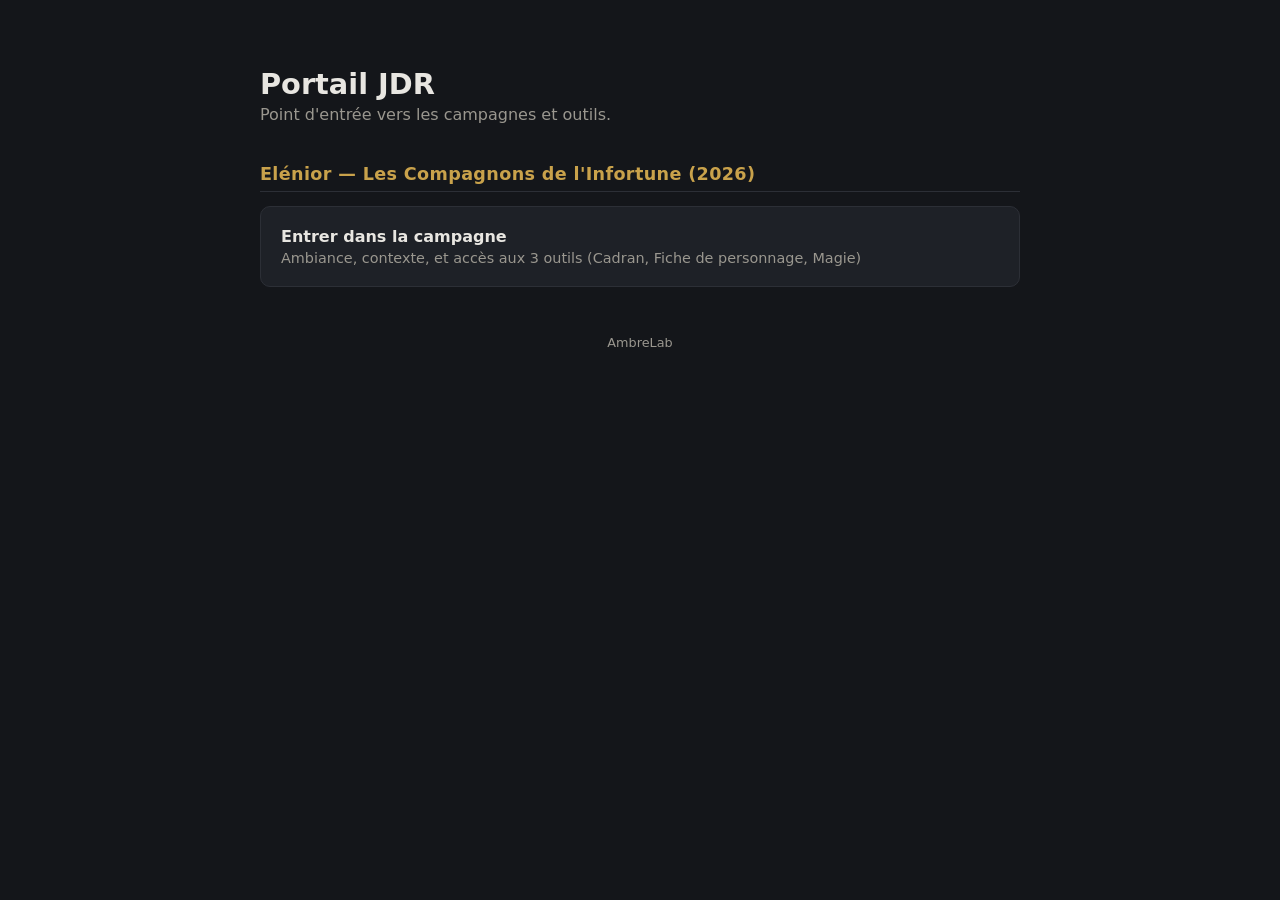
<file: pages/index.html>
<!DOCTYPE html>
<html lang="fr">
<head>
  <meta charset="UTF-8" />
  <meta name="viewport" content="width=device-width, initial-scale=1.0" />
  <title>Portail JDR</title>
  <style>
    :root {
      --bg: #14161a;
      --card: #1e2127;
      --text: #e8e6e1;
      --muted: #9a978f;
      --accent: #c9a24b;
    }
    * { box-sizing: border-box; }
    body {
      margin: 0;
      font-family: system-ui, -apple-system, sans-serif;
      background: var(--bg);
      color: var(--text);
      min-height: 100vh;
      padding: 3rem 2rem;
    }
    .wrap { max-width: 760px; margin: 0 auto; }
    h1 { font-size: 1.8rem; margin-bottom: 0.25rem; }
    p.sub { color: var(--muted); margin-top: 0; margin-bottom: 2.5rem; }

    /* Regroupement par campagne */
    section.campaign { margin-bottom: 2.5rem; }
    h2.campaign-title {
      font-size: 1.1rem;
      color: var(--accent);
      margin-bottom: 0.9rem;
      padding-bottom: 0.4rem;
      border-bottom: 1px solid #2c2f36;
      letter-spacing: 0.02em;
    }

    .grid {
      display: grid;
      grid-template-columns: repeat(auto-fit, minmax(220px, 1fr));
      gap: 1rem;
    }
    a.card {
      display: block;
      background: var(--card);
      border: 1px solid #2c2f36;
      border-radius: 10px;
      padding: 1.25rem;
      text-decoration: none;
      color: var(--text);
      transition: border-color 0.15s ease;
    }
    a.card:hover { border-color: var(--accent); }
    a.card .name { font-weight: 600; margin-bottom: 0.25rem; }
    a.card .desc { color: var(--muted); font-size: 0.9rem; }

    footer {
      margin-top: 3rem;
      color: var(--muted);
      font-size: 0.8rem;
      text-align: center;
    }
  </style>
</head>
<body>
  <div class="wrap">
    <h1>Portail JDR</h1>
    <p class="sub">Point d'entrée vers les campagnes et outils.</p>

    <!--
      Convention : une <section class="campaign"> par campagne.

      Depuis le 12/08/2026 (option A) : chaque campagne n'affiche plus ses
      outils individuellement ici. Une seule carte mène vers la vitrine de
      la campagne (pages/<campagne>/index.html), qui se charge elle-même de
      distribuer vers les outils. Si une nouvelle campagne n'a pas encore de
      vitrine dédiée, il est possible de lister ses outils à l'ancienne en
      attendant (cf. historique git pour retrouver ce pattern).
    -->
    <section class="campaign">
      <h2 class="campaign-title">Elénior — Les Compagnons de l'Infortune (2026)</h2>
      <div class="grid">
        <a class="card" href="elenior/">
          <div class="name">Entrer dans la campagne</div>
          <div class="desc">Ambiance, contexte, et accès aux 3 outils (Cadran, Fiche de personnage, Magie)</div>
        </a>
      </div>
    </section>

    <!-- Prochaine campagne : dupliquer une <section class="campaign"> ci-dessus -->

    <footer>AmbreLab</footer>
  </div>
</body>
</html>
</file>
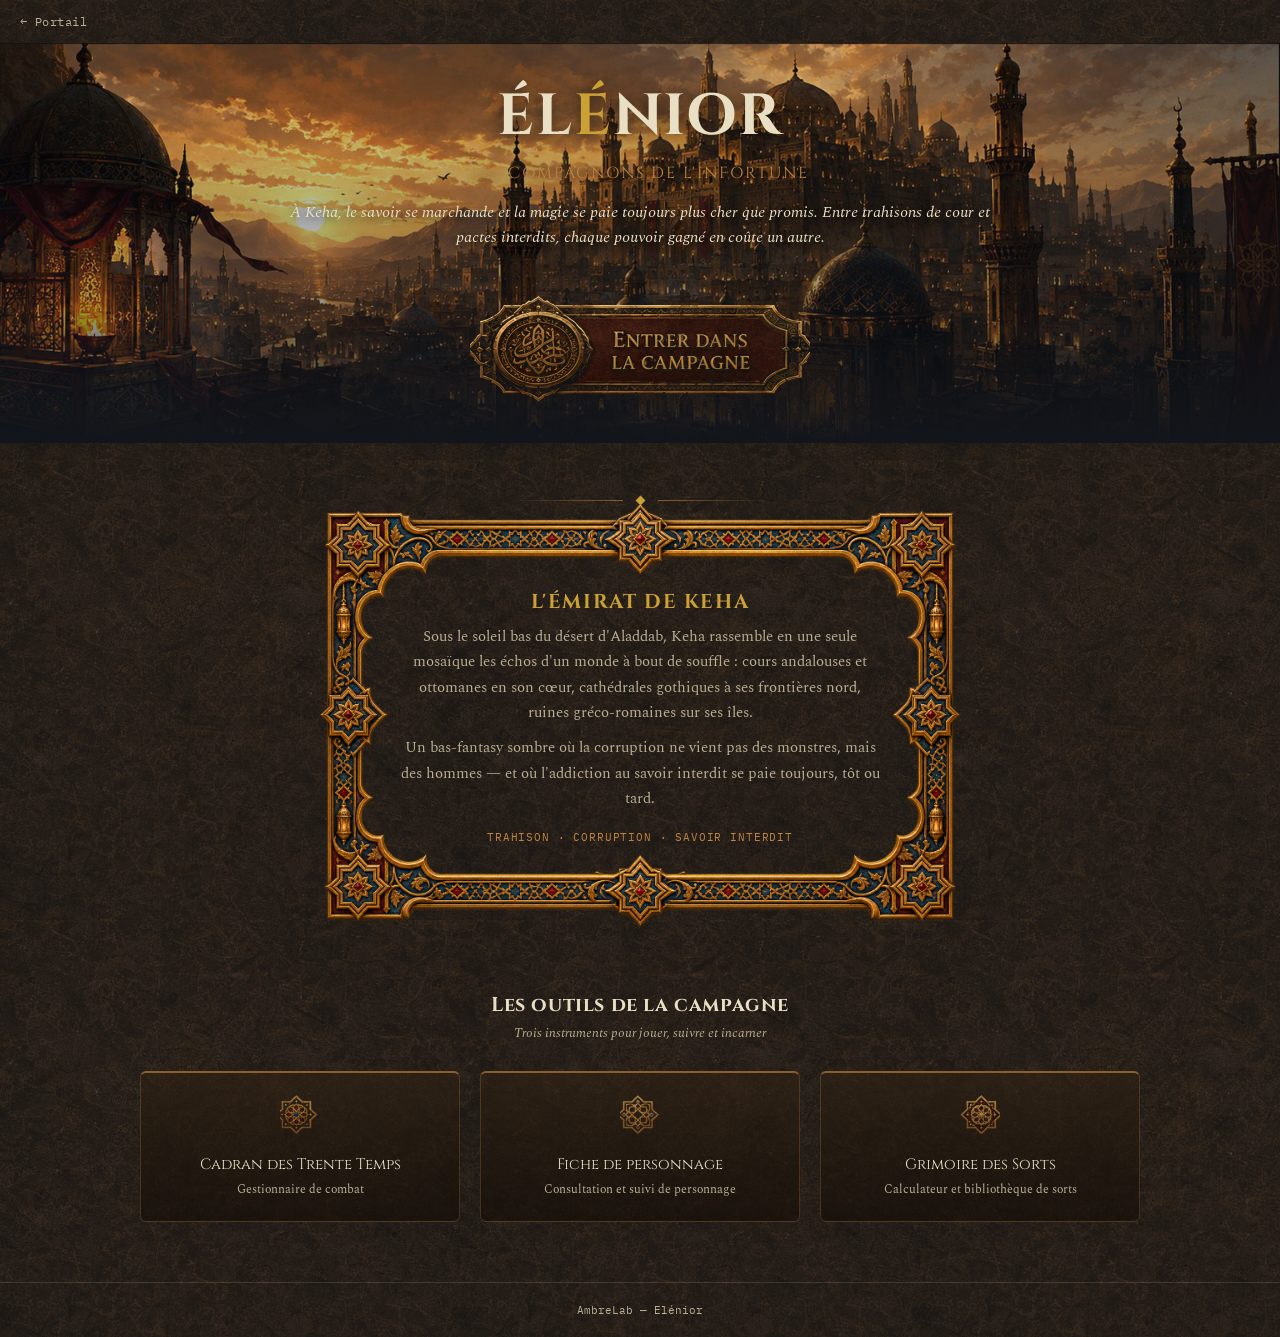
<file: pages/elenior/index.html>
<!DOCTYPE html>
<html lang="fr">
<head>
<meta charset="UTF-8">
<meta name="viewport" content="width=device-width, initial-scale=1.0">
<title>Elénior — Les Compagnons de l'Infortune</title>
<link rel="stylesheet" href="tokens.css">
<style>
/* =========================================================================
   pages/elenior/index.html — vitrine de campagne
   -------------------------------------------------------------------------
   Rôle : page d'accueil de la campagne Elénior. Point d'entrée thématique
   entre le portail (pages/index.html) et les 3 outils (Cadran, Fiche de
   personnage, Magie). Ne contient aucune logique métier / aucun appel API :
   c'est une page 100% statique, ambiance + distribution de liens.

   Décisions prises (session du 12/08/2026, à ne pas re-débattre sans raison) :
   - Les 3 icônes 48px fournies (actualités / groupe / journal) n'avaient pas
     de correspondance thématique avec les 3 outils. Obe a validé qu'il
     s'agissait d'un simple nommage de fichier, sans importance sémantique :
     elles ont donc été renommées et attribuées comme suit (libre à toi de
     les réattribuer plus tard si un meilleur "matching" te vient) :
       elenior_icon_journal_48.png     -> img/icone-cadran.png      (Cadran)
       elenior_icon_groupe_48.png      -> img/icone-personnage.png  (Fiche)
       elenior_icon_actualites_48.png  -> img/icone-magie.png       (Magie)
   - Le portail (pages/index.html) doit être mis à jour en parallèle
     (option A validée) : les 3 cartes actuelles de la section "Elénior"
     sont remplacées par une carte unique pointant ici. Fichier fourni à
     part dans la même livraison — pas encore poussé sur le repo.
   - hero-keha.jpg et texture-fond.jpg ont été convertis de PNG vers JPEG
     (aucune transparence utilisée dans ces deux images) pour alléger
     nettement le poids de page (~6.7 Mo -> ~3 Mo au total sur les 8 assets).
     bouton-*.png et cadre-ornemental.png restent en PNG car ils exploitent
     une vraie transparence (coins/bords découpés).
   ========================================================================= */

*{box-sizing:border-box;}
html{scroll-behavior:smooth;} /* pour l'ancre #outils visée par le bouton CTA */
html,body{margin:0;padding:0;background:var(--ink);color:var(--parchment);}
body{
  font-family:'Spectral',serif;
  /* Texture tileable + voile sombre par-dessus (cf. brief : "background-image
     répété avec overlay sombre CSS"). background-size réduit la tuile pour un
     grain plus fin qu'à sa taille native (1254px). */
  background-image:
    linear-gradient(rgba(18,21,27,0.55), rgba(18,21,27,0.55)), /* voile ajusté 0.90 -> 0.55 le 12/08/2026 : 0.90 rendait la texture quasi invisible */
    url('img/texture-fond.jpg');
  background-repeat:no-repeat, repeat;
  background-size:cover, 460px 460px;
  min-height:100vh;
}
h1,h2,h3{font-family:'Cinzel',serif; letter-spacing:0.03em; margin:0;}
a{color:inherit;}
.wrap{max-width:1180px;margin:0 auto; padding:0 20px;}

/* ---------- Fil d'Ariane vers le portail ---------- */
.fil-retour{
  display:block; padding:14px 20px; font-family:'IBM Plex Mono',monospace;
  font-size:11.5px; color:var(--parchment-dim); text-decoration:none;
  letter-spacing:0.04em;
}
.fil-retour:hover{color:var(--copper);}

/* ---------- Hero ---------- */
.hero{
  position:relative;
  width:100%;
  aspect-ratio:1600/500; /* dimensions natives de l'asset, garde les proportions à toute largeur */
  background-image:
    linear-gradient(180deg, rgba(18,21,27,0.12) 0%, rgba(18,21,27,0.44) 68%, var(--ink) 100%), /* voile allégé ~20% le 12/08/2026 (0.15->0.12, 0.55->0.44) */
    url('img/hero-keha.jpg');
  background-size:cover;
  background-position:center;
  display:flex;
  align-items:center;
  justify-content:center;
  text-align:center;
}
.hero-contenu{padding:0 20px; max-width:760px;}
.hero-titre{
  font-size:clamp(34px, 6vw, 58px);
  color:var(--parchment);
  text-shadow:0 2px 18px rgba(0,0,0,0.75);
}
.hero-titre span{color:var(--gold);}
.hero-sous-titre{
  font-family:'Cinzel',serif; font-size:clamp(13px, 2vw, 16px);
  letter-spacing:0.12em; text-transform:uppercase; color:var(--copper);
  margin-top:6px; text-shadow:0 2px 10px rgba(0,0,0,0.8);
}
.hero-accroche{
  font-style:italic; color:var(--parchment); font-size:clamp(13.5px, 1.6vw, 16px);
  margin-top:16px; text-shadow:0 2px 10px rgba(0,0,0,0.85); line-height:1.6;
}

/* Bouton "Entrer dans la campagne" : image à 2 états (normal/hover) en
   crossfade CSS. Ancre vers #outils : sur cette page, "entrer dans la
   campagne" = descendre vers les 3 outils, il n'y a rien d'autre derrière. */
.cta-entrer{
  position:relative; display:inline-block; margin-top:22px;
  width:min(340px, 78vw);
}
.cta-entrer img{display:block; width:100%; height:auto;}
.cta-entrer .etat-hover{position:absolute; inset:0; opacity:0; transition:opacity .18s ease;}
.cta-entrer:hover .etat-hover, .cta-entrer:focus-visible .etat-hover{opacity:1;}
.cta-entrer:focus-visible{outline:2px solid var(--gold); outline-offset:5px; border-radius:8px;}

/* ---------- Séparateur hero -> ambiance ----------
   Flourish en CSS pur (pas d'asset dédié) : comble la bande vide/sombre
   entre le bas du hero et le cadre ornemental, sans nouvelle image. */
.separateur{
  display:flex; align-items:center; justify-content:center; gap:14px;
  max-width:260px; margin:0 auto; padding-top:34px;
}
.separateur::before, .separateur::after{
  content:''; flex:1; height:1px;
  background:linear-gradient(90deg, transparent, var(--copper-dim));
}
.separateur::after{background:linear-gradient(90deg, var(--copper-dim), transparent);}
.separateur-losange{
  width:7px; height:7px; background:var(--gold);
  transform:rotate(45deg); flex-shrink:0;
}

/* ---------- Section ambiance (texte encadré) ---------- */
.section-ambiance{padding:20px 20px 40px;}
.cadre-ambiance{
  position:relative;
  max-width:640px; /* réduit de 820px : moins de vide autour du texte, le
     ratio 1536/1024 du PNG reste inchangé donc les proportions du cadre
     ne bougent pas, seule sa taille à l'écran diminue */
  margin:0 auto;
  aspect-ratio:1536/1024; /* proportions natives du cadre ornemental */
}
.cadre-ambiance img.cadre-deco{
  position:absolute; inset:0; width:100%; height:100%;
  pointer-events:none; user-select:none;
}
.cadre-ambiance .cadre-texte{
  position:relative; height:100%;
  /* Padding calé sur la zone transparente réelle du PNG (mesurée : ~16.6-
     17.8% vertical, ~10.2-10.3% horizontal), avec une marge de sécurité
     supplémentaire pour ne jamais chevaucher les motifs dorés. */
  padding:19% 12%;
  display:flex; flex-direction:column; justify-content:center;
  text-align:center;
}
.cadre-texte h2{
  font-size:clamp(16px,2.4vw,20px); color:var(--gold); margin-bottom:10px;
  text-transform:uppercase; letter-spacing:0.08em;
}
.cadre-texte p{
  font-size:clamp(12.5px,1.5vw,14.5px); line-height:1.75; color:var(--parchment-dim);
  margin:0;
}
.cadre-texte p + p{margin-top:10px;}
.cadre-texte .mots-cles{
  margin-top:16px; font-family:'IBM Plex Mono',monospace; font-size:10.5px;
  letter-spacing:0.08em; text-transform:uppercase; color:var(--copper);
}

/* ---------- Section outils ---------- */
.section-outils{padding:20px 20px 60px;}
.section-outils h2{
  text-align:center; font-size:20px; color:var(--parchment);
  margin-bottom:6px;
}
.section-outils .sous-titre{
  text-align:center; font-style:italic; font-size:12.5px;
  color:var(--parchment-dim); margin-bottom:28px;
}

.grille-outils{
  display:grid; grid-template-columns:repeat(3, 1fr); gap:20px;
  max-width:1000px; margin:0 auto;
}
@media (max-width:820px){ .grille-outils{grid-template-columns:1fr;} }

.carte-outil{
  display:block; text-decoration:none; color:var(--parchment);
  /* Fond réchauffé (brun translucide) plutôt que ink-2/ink-3 : ces tokens
     sont gris-bleu et détonnent sur le fond texturé chaud de cette page,
     même s'ils marchent bien sur les autres outils (fond neutre là-bas). */
  background:linear-gradient(180deg, rgba(50,35,20,0.55), rgba(20,14,8,0.65));
  border:1px solid rgba(192,132,66,0.25); border-radius:6px;
  border-top:2px solid var(--copper-dim); /* filet cuivré, clin d'œil discret au cadre ornemental */
  padding:22px 20px; text-align:center;
  transition:border-color .15s ease, transform .15s ease, background .15s ease;
}
.carte-outil:hover{
  border-color:var(--copper);
  background:linear-gradient(180deg, rgba(70,48,26,0.62), rgba(28,19,10,0.7));
  transform:translateY(-3px);
}
.carte-outil:focus-visible{outline:2px solid var(--gold); outline-offset:2px;}
.carte-outil img{width:40px; height:40px; margin-bottom:12px;}
.carte-outil .nom-outil{
  font-family:'Cinzel',serif; font-size:15px; color:var(--parchment);
  margin-bottom:6px;
}
.carte-outil .desc-outil{
  font-size:12px; color:var(--parchment-dim); line-height:1.5;
}

/* ---------- Pied de page ---------- */
footer{
  text-align:center; padding:20px; color:var(--parchment-dim);
  font-size:11px; font-family:'IBM Plex Mono',monospace;
  border-top:1px solid var(--line);
}
</style>
</head>
<body>

  <a class="fil-retour" href="../index.html">&larr; Portail</a>

  <!-- ============ HERO ============ -->
  <section class="hero">
    <div class="hero-contenu">
      <h1 class="hero-titre">ÉL<span>É</span>NIOR</h1>
      <div class="hero-sous-titre">Les Compagnons de l'Infortune</div>
      <p class="hero-accroche">
        À Keha, le savoir se marchande et la magie se paie toujours plus
        cher que promis. Entre trahisons de cour et pactes interdits,
        chaque pouvoir gagné en coûte un autre.
      </p>
      <a class="cta-entrer" href="#outils" aria-label="Entrer dans la campagne">
        <img class="etat-normal" src="img/bouton-entrer-normal.png" alt="Entrer dans la campagne">
        <img class="etat-hover" src="img/bouton-entrer-hover.png" alt="" aria-hidden="true">
      </a>
    </div>
  </section>

  <!-- ============ AMBIANCE ============ -->
  <section class="section-ambiance">
    <div class="separateur" aria-hidden="true"><span class="separateur-losange"></span></div>
    <div class="cadre-ambiance">
      <img class="cadre-deco" src="img/cadre-ornemental.png" alt="" aria-hidden="true">
      <div class="cadre-texte">
        <h2>L'Émirat de Keha</h2>
        <p>
          Sous le soleil bas du désert d'Aladdab, Keha rassemble en une
          seule mosaïque les échos d'un monde à bout de souffle : cours
          andalouses et ottomanes en son cœur, cathédrales gothiques à ses
          frontières nord, ruines gréco-romaines sur ses îles.
        </p>
        <p>
          Un bas-fantasy sombre où la corruption ne vient pas des monstres,
          mais des hommes — et où l'addiction au savoir interdit se paie
          toujours, tôt ou tard.
        </p>
        <p class="mots-cles">Trahison · Corruption · Savoir interdit</p>
      </div>
    </div>
  </section>

  <!-- ============ OUTILS ============ -->
  <section class="section-outils" id="outils">
    <div class="wrap">
      <h2>Les outils de la campagne</h2>
      <div class="sous-titre">Trois instruments pour jouer, suivre et incarner</div>

      <div class="grille-outils">

        <a class="carte-outil" href="cadran/">
          <img src="img/icone-cadran.png" alt="">
          <div class="nom-outil">Cadran des Trente Temps</div>
          <div class="desc-outil">Gestionnaire de combat</div>
        </a>

        <a class="carte-outil" href="personnage/">
          <img src="img/icone-personnage.png" alt="">
          <div class="nom-outil">Fiche de personnage</div>
          <div class="desc-outil">Consultation et suivi de personnage</div>
        </a>

        <a class="carte-outil" href="magie/magie-index.html">
          <img src="img/icone-magie.png" alt="">
          <div class="nom-outil">Grimoire des Sorts</div>
          <div class="desc-outil">Calculateur et bibliothèque de sorts</div>
        </a>

      </div>
    </div>
  </section>

  <footer>AmbreLab — Elénior</footer>

</body>
</html>
</file>
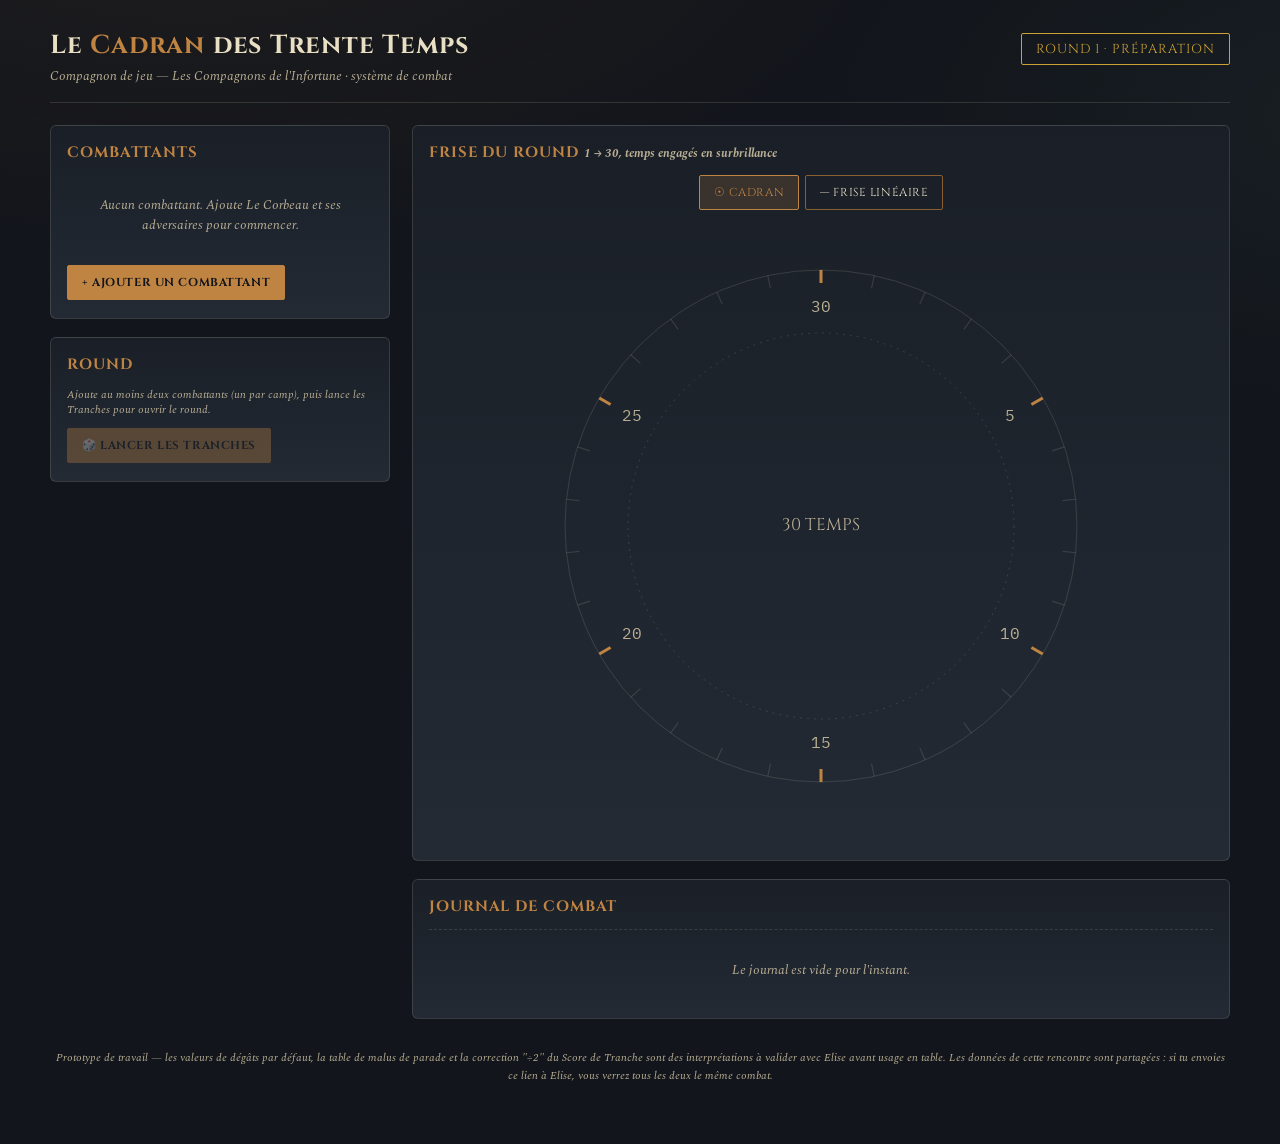
<file: pages/elenior/cadran/index.html>
<!DOCTYPE html>
<html lang="fr">
<head>
<meta charset="UTF-8">
<meta name="viewport" content="width=device-width, initial-scale=1.0">
<title>Le Cadran des Trente Temps</title>
<link rel="stylesheet" href="../tokens.css">
<style>
/* Variables de couleurs/polices Elénior : voir pages/elenior/tokens.css
   (chargé via <link> ci-dessous, plus haut dans <head>) */


*{box-sizing:border-box;}
html,body{margin:0;padding:0;background:var(--ink);color:var(--parchment);}
body{
  font-family:'Spectral',serif;
  background:
    radial-gradient(1200px 600px at 15% -10%, rgba(192,132,66,0.08), transparent 60%),
    radial-gradient(1000px 500px at 110% 10%, rgba(95,148,132,0.08), transparent 60%),
    var(--ink);
  min-height:100vh;
  padding:28px 20px 60px;
}

h1,h2,h3{font-family:'Cinzel',serif; letter-spacing:0.03em; margin:0;}
.mono{font-family:'IBM Plex Mono',monospace;}

.wrap{max-width:1180px;margin:0 auto;}

/* ---------- Header ---------- */
header.top{
  display:flex; align-items:baseline; justify-content:space-between;
  border-bottom:1px solid var(--line); padding-bottom:16px; margin-bottom:22px;
  flex-wrap:wrap; gap:10px;
}
header.top h1{font-size:26px; color:var(--parchment); font-weight:700;}
header.top h1 span{color:var(--copper);}
.subtitle{font-size:12.5px; color:var(--parchment-dim); font-style:italic; margin-top:4px;}
.round-badge{
  font-family:'Cinzel',serif; font-size:13px; color:var(--gold);
  border:1px solid var(--gold); padding:6px 14px; border-radius:2px;
  letter-spacing:0.08em; text-transform:uppercase; white-space:nowrap;
}

/* ---------- Layout ---------- */
.grid{display:grid; grid-template-columns: 340px 1fr; gap:22px;}
@media (max-width:920px){ .grid{grid-template-columns:1fr;} }

.panel{
  background:linear-gradient(180deg, var(--ink-2), var(--ink-3));
  border:1px solid var(--line);
  border-radius:6px;
  padding:16px 16px 18px;
}
.panel + .panel{margin-top:18px;}
.panel h2{font-size:15px; color:var(--copper); margin-bottom:12px; text-transform:uppercase; letter-spacing:0.06em;}
.panel h2 small{color:var(--parchment-dim); font-family:'Spectral'; text-transform:none; letter-spacing:0; font-style:italic; font-size:11.5px;}

/* ---------- Buttons ---------- */
button{
  font-family:'Cinzel',serif; font-size:11.5px; letter-spacing:0.05em; text-transform:uppercase;
  background:transparent; color:var(--parchment); border:1px solid var(--copper-dim);
  padding:9px 14px; border-radius:2px; cursor:pointer; transition:all .15s ease;
}
button:hover{background:rgba(192,132,66,0.12); border-color:var(--copper);}
button.primary{background:var(--copper); color:var(--ink); border-color:var(--copper); font-weight:700;}
button.primary:hover{background:#D69856;}
button.ghost{border-color:var(--line); color:var(--parchment-dim);}
button.danger{border-color:var(--blood); color:var(--blood);}
button.danger:hover{background:rgba(168,64,75,0.15);}
button:disabled{opacity:0.35; cursor:not-allowed;}
button:focus-visible, input:focus-visible, select:focus-visible{outline:2px solid var(--gold); outline-offset:1px;}
.btnrow{display:flex; gap:8px; flex-wrap:wrap; margin-top:10px;}

/* ---------- Forms ---------- */
label{display:block; font-size:10.5px; text-transform:uppercase; letter-spacing:0.06em; color:var(--parchment-dim); margin-bottom:4px;}
input,select{
  width:100%; background:var(--ink); border:1px solid var(--line); color:var(--parchment);
  padding:7px 8px; border-radius:2px; font-family:'Spectral'; font-size:13.5px;
}
select{font-family:'Spectral';}
.field{margin-bottom:10px;}
.field-row{display:grid; grid-template-columns:1fr 1fr; gap:8px;}
.field-row3{display:grid; grid-template-columns:1fr 1fr 1fr; gap:8px;}
.hint{font-size:11px; color:var(--parchment-dim); font-style:italic; margin-top:3px; line-height:1.4;}

/* ---------- Combatant cards ---------- */
.combatant-card{
  border:1px solid var(--line); border-radius:4px; padding:10px 12px; margin-bottom:10px;
  background:rgba(0,0,0,0.15); position:relative;
}
.combatant-card.dead{opacity:0.4;}
.combatant-card .ctop{display:flex; justify-content:space-between; align-items:center; margin-bottom:6px;}
.cname{font-family:'Cinzel'; font-size:13.5px;}
.tag{font-size:9.5px; text-transform:uppercase; letter-spacing:0.05em; padding:2px 6px; border-radius:2px;}
.tag.allie{background:rgba(95,148,132,0.2); color:var(--verdigris); border:1px solid var(--verdigris);}
.tag.adversaire{background:rgba(168,64,75,0.2); color:var(--blood); border:1px solid var(--blood);}

.pv-flask{height:9px; background:var(--ink); border:1px solid var(--line); border-radius:5px; overflow:hidden; margin:6px 0 4px;}
.pv-fill{height:100%; background:linear-gradient(90deg, var(--blood), var(--gold)); transition:width .4s ease;}
.pv-fill.masked{background:repeating-linear-gradient(45deg, rgba(185,175,148,0.22), rgba(185,175,148,0.22) 6px, rgba(185,175,148,0.4) 6px, rgba(185,175,148,0.4) 12px);}
.pv-label{font-size:11px; color:var(--parchment-dim); display:flex; justify-content:space-between;}
.malus-note{font-size:10.5px; color:var(--copper); margin-top:2px;}

.mini-actions{display:flex; gap:6px; margin-top:8px;}
.mini-actions button{padding:5px 9px; font-size:10px;}

/* ---------- Dial ---------- */
.dial-wrap{display:flex; justify-content:center; padding:6px 0 4px;}
.dial-legend{display:flex; flex-wrap:wrap; gap:14px; justify-content:center; margin-top:12px; font-size:13.5px; color:var(--parchment-dim);}
.legend-dot{display:inline-block; width:14px; height:14px; border-radius:50%; margin-right:7px; vertical-align:middle; border:1px solid rgba(0,0,0,0.3);}
.legend-dot.adversaire{border-radius:2px; transform:rotate(45deg);}
.view-toggle{display:flex; gap:6px; justify-content:center; margin-bottom:10px;}
.view-toggle button.active{background:rgba(192,132,66,0.18); border-color:var(--copper); color:var(--copper);}

/* ---------- Frise linéaire (vue plane) ---------- */
.linear-frise{position:relative; height:150px; margin:20px 10px 10px;}
.lf-axis{position:absolute; left:0; right:0; top:70px; height:2px; background:var(--line);}
.lf-tick{position:absolute; top:63px; width:1px; height:16px; background:var(--line);}
.lf-tick.major{background:var(--copper); width:2px;}
.lf-tick-label{position:absolute; top:82px; font-family:'IBM Plex Mono'; font-size:11px; color:var(--parchment-dim); transform:translateX(-50%);}
.lf-token{position:absolute; transform:translate(-50%,-50%); display:flex; flex-direction:column; align-items:center; gap:3px;}
.lf-token .dot{width:22px; height:22px; border-radius:50%; border:2px solid var(--ink); box-shadow:0 0 0 1px rgba(0,0,0,0.4);}
.lf-token.adversaire .dot{border-radius:4px; transform:rotate(45deg);}
.lf-token .lbl{font-size:10.5px; color:var(--parchment-dim); white-space:nowrap; font-family:'IBM Plex Mono';}
.lf-token.current .dot{box-shadow:0 0 0 3px var(--gold);}

/* ---------- Timeline list ---------- */
.timeline-list{display:flex; flex-direction:column; gap:6px; margin-top:14px;}
.tl-item{
  display:flex; align-items:center; justify-content:space-between; gap:10px;
  border:1px solid var(--line); border-radius:3px; padding:8px 10px; font-size:13px;
  background:rgba(0,0,0,0.12);
}
.tl-item.current{border-color:var(--gold); background:rgba(203,161,53,0.08);}
.tl-item.done{opacity:0.45;}
.tl-t{font-family:'IBM Plex Mono'; color:var(--gold); font-size:12px; width:34px;}

/* ---------- Log ---------- */
.log{
  max-height:260px; overflow-y:auto; font-size:12.5px; line-height:1.55;
  display:flex; flex-direction:column-reverse; gap:2px;
  border-top:1px dashed var(--line); padding-top:10px; margin-top:10px;
}
.log-entry{padding:4px 0; border-bottom:1px solid rgba(233,223,196,0.05);}
.log-entry .lt{color:var(--gold); font-family:'IBM Plex Mono'; margin-right:6px;}
.log-impact{color:var(--res-impact); font-weight:600;}
.log-miss{color:var(--res-miss);}
.log-success{color:var(--res-success);}
.log-info{color:var(--copper);}

/* ---------- Resolution box ---------- */
.resolve-box{border:1px solid var(--copper-dim); border-radius:5px; padding:18px 20px; margin-top:16px; background:rgba(192,132,66,0.06);}
.resolve-box h3{font-size:17px; color:var(--copper); margin-bottom:12px;}
.threshold-line{display:flex; justify-content:space-between; align-items:center; font-size:14.5px; padding:7px 0; border-bottom:1px dashed var(--line);}
.threshold-line b{font-family:'IBM Plex Mono'; color:var(--gold); font-size:18px;}
.roll-row{display:flex; gap:10px; align-items:center; margin-top:14px; flex-wrap:wrap;}
.roll-label{font-size:11.5px; text-transform:uppercase; letter-spacing:0.06em; color:var(--parchment-dim); width:100%;}
.roll-row input{
  width:110px; font-size:26px; font-family:'IBM Plex Mono'; text-align:center; font-weight:600;
  padding:10px 6px; color:var(--gold); border:2px solid var(--copper-dim); background:var(--ink);
}
.roll-row button{padding:12px 18px; font-size:12.5px;}
.badge-result{font-family:'Cinzel'; font-size:15px; padding:6px 14px; border-radius:3px; font-weight:700; letter-spacing:0.03em;}
.badge-rate{background:rgba(139,134,114,0.18); color:var(--res-miss); border:1px solid var(--res-miss);}
.badge-pending{background:rgba(232,184,75,0.18); color:var(--res-pending); border:1px solid var(--res-pending);}
.badge-success{background:rgba(95,203,148,0.18); color:var(--res-success); border:1px solid var(--res-success);}
.badge-impact{background:rgba(255,77,77,0.22); color:var(--res-impact); border:1px solid var(--res-impact); box-shadow:0 0 14px rgba(255,77,77,0.35);}

/* ---------- Dice picker ---------- */
.dice-pick{display:flex; flex-wrap:wrap; gap:10px; margin-top:10px;}
.dice-chip{
  border:2px solid var(--line); border-radius:5px; padding:12px 18px; font-family:'IBM Plex Mono'; font-size:19px; font-weight:500;
  cursor:pointer; user-select:none; background:rgba(0,0,0,0.15); min-width:78px; text-align:center;
  transition:all .12s ease;
}
.dice-chip:hover{border-color:var(--parchment-dim);}
.dice-chip.kept{border-color:var(--gold); color:var(--gold); background:rgba(203,161,53,0.14); box-shadow:0 0 0 1px var(--gold) inset;}
.dice-chip.reco::after{content:" ★"; color:var(--verdigris);}

.empty-state{color:var(--parchment-dim); font-style:italic; font-size:13px; text-align:center; padding:20px 10px;}

.modal-overlay{position:fixed; inset:0; background:rgba(0,0,0,0.6); display:flex; align-items:flex-start; justify-content:center; padding:40px 16px; overflow-y:auto; z-index:50;}
.modal{background:var(--ink-2); border:1px solid var(--copper-dim); border-radius:6px; padding:20px; max-width:480px; width:100%;}
.modal h2{margin-bottom:14px;}
.close-x{position:absolute; top:10px; right:14px; cursor:pointer; color:var(--parchment-dim); font-size:18px;}

footer.note{text-align:center; color:var(--parchment-dim); font-size:11px; margin-top:30px; font-style:italic; line-height:1.6;}
</style>
</head>
<body>
<div class="wrap">

  <header class="top">
    <div>
      <h1>Le <span>Cadran</span> des Trente Temps</h1>
      <div class="subtitle">Compagnon de jeu — Les Compagnons de l'Infortune · système de combat</div>
    </div>
    <div class="round-badge" id="roundBadge">Round 1 · Préparation</div>
  </header>

  <div class="grid">

    <!-- ===================== LEFT COLUMN ===================== -->
    <div>
      <div class="panel">
        <h2>Combattants <small id="combatantsHint"></small></h2>
        <div id="combatantList"></div>
        <div class="btnrow">
          <button class="primary" id="btnAddCombatant">+ Ajouter un combattant</button>
        </div>
      </div>

      <div class="panel">
        <h2>Round</h2>
        <div id="roundControls"></div>
      </div>
    </div>

    <!-- ===================== RIGHT COLUMN ===================== -->
    <div>
      <div class="panel">
        <h2>Frise du round <small>1 → 30, temps engagés en surbrillance</small></h2>
        <div class="view-toggle">
          <button id="btnViewDial" onclick="setViewMode('dial')">☉ Cadran</button>
          <button id="btnViewLinear" onclick="setViewMode('linear')">— Frise linéaire</button>
        </div>
        <div class="dial-wrap" id="dialWrap"></div>
        <div class="dial-legend" id="dialLegend"></div>
        <div id="timelinePanel"></div>
        <div id="resolveBoxHost"></div>
      </div>

      <div class="panel">
        <h2>Journal de combat</h2>
        <div class="log" id="logHost"></div>
      </div>
    </div>

  </div>

  <footer class="note">
    Prototype de travail — les valeurs de dégâts par défaut, la table de malus de parade et la correction "÷2" du Score de Tranche
    sont des interprétations à valider avec Elise avant usage en table. Les données de cette rencontre sont partagées : si tu envoies
    ce lien à Elise, vous verrez tous les deux le même combat.
  </footer>

</div>

<div id="modalHost"></div>
<script src="../../shared/dice.js"></script>
<script>

/* =========================================================================
   DONNÉES DE RÈGLES (Elénior 3.0 — Chapitre III, Le système de combat)
   ========================================================================= */

/* =========================================================================
   CONFIG AMBRELAB — API commune
   ========================================================================= */
const API_BASE = 'https://api.ambrelab.com';
const CAMPAIGN_ID = 1; // Elénior — à ajuster une fois la ligne créée en base
const POLL_INTERVAL_MS = 2000;

const CARACS = ['Agilite','Force','Intellect','Perception','Charisme','Foi'];
const CARAC_LABEL = {Agilite:'Agilité',Force:'Force',Intellect:'Intellect',Perception:'Perception',Charisme:'Charisme',Foi:'Foi',Mental:'Mental (mineure)'};

// Caractéristique obligatoire + choix possibles, pour le Score de Tranche
const CARAC_TABLE = {
  "Armes d'hast lourde":   {oblig:'Agilite', choice:['Force']},
  "Armes d'hast légère":   {oblig:'Agilite', choice:['Foi','Force']},
  "Armes contondantes":    {oblig:'Force',   choice:['Agilite']},
  "Haches":                {oblig:'Force',   choice:['Agilite','Foi']},
  "Armes de taille":       {oblig:'Agilite', choice:['Force','Foi']},
  "Armes d'estoc":         {oblig:'Agilite', choice:['Intellect','Perception']},
  "Armes de contact":      {oblig:'Agilite', choice:['Perception','Intellect']},
  "Sans armes (Force)":    {oblig:'Force',   choice:['Foi','Agilite']},
  "Sans armes (Agilité)":  {oblig:'Agilite', choice:['Intellect','Perception']},
  "Boucliers":             {oblig:'Force',   choice:['Agilite']},
  "Arbalètes":             {oblig:'Perception', choice:['Foi','Agilite']},
  "Armes à feu":           {oblig:'Perception', choice:['Intellect','Foi']},
  "Armes de trait":        {oblig:'Perception', choice:['Force','Agilite']},
  "Magie":                 {oblig:'Mental',  choice:['Intellect','Agilite','Force','Charisme','Foi']},
};
const WEAPON_TYPES = Object.keys(CARAC_TABLE);

// Tableau des Tranches de combat : {min,max}: { arme: [nbDés, nbTempsAction] }
const TRANCHE_TABLE = [
 {min:1,max:10,   data:{"Armes d'hast lourde":[1,1],"Armes d'hast légère":[2,1],"Armes contondantes":[1,1],"Haches":[1,1],"Armes de taille":[2,1],"Armes d'estoc":[2,1],"Armes de contact":[4,2],"Sans armes (Agilité)":[4,2],"Sans armes (Force)":[2,1],"Boucliers":[1,1],"Arbalètes":[1,1],"Armes à feu":[1,1],"Armes de trait":[1,1],"Magie":[2,1]}},
 {min:11,max:20,  data:{"Armes d'hast lourde":[2,1],"Armes d'hast légère":[2,2],"Armes contondantes":[1,1],"Haches":[2,1],"Armes de taille":[2,2],"Armes d'estoc":[2,2],"Armes de contact":[4,3],"Sans armes (Agilité)":[4,3],"Sans armes (Force)":[2,2],"Boucliers":[1,1],"Arbalètes":[1,1],"Armes à feu":[1,1],"Armes de trait":[2,1],"Magie":[3,2]}},
 {min:21,max:30,  data:{"Armes d'hast lourde":[2,2],"Armes d'hast légère":[3,2],"Armes contondantes":[2,1],"Haches":[2,2],"Armes de taille":[3,2],"Armes d'estoc":[3,2],"Armes de contact":[5,3],"Sans armes (Agilité)":[5,3],"Sans armes (Force)":[3,2],"Boucliers":[2,1],"Arbalètes":[2,1],"Armes à feu":[2,1],"Armes de trait":[2,2],"Magie":[3,2]}},
 {min:31,max:40,  data:{"Armes d'hast lourde":[3,2],"Armes d'hast légère":[3,3],"Armes contondantes":[2,2],"Haches":[3,2],"Armes de taille":[3,3],"Armes d'estoc":[3,3],"Armes de contact":[5,4],"Sans armes (Agilité)":[5,4],"Sans armes (Force)":[3,3],"Boucliers":[2,2],"Arbalètes":[2,2],"Armes à feu":[2,2],"Armes de trait":[3,2],"Magie":[4,2]}},
 {min:41,max:50,  data:{"Armes d'hast lourde":[3,3],"Armes d'hast légère":[4,3],"Armes contondantes":[3,2],"Haches":[3,3],"Armes de taille":[4,3],"Armes d'estoc":[4,3],"Armes de contact":[6,4],"Sans armes (Agilité)":[6,4],"Sans armes (Force)":[4,3],"Boucliers":[3,2],"Arbalètes":[3,2],"Armes à feu":[3,2],"Armes de trait":[3,3],"Magie":[4,3]}},
 {min:51,max:60,  data:{"Armes d'hast lourde":[4,3],"Armes d'hast légère":[4,4],"Armes contondantes":[3,3],"Haches":[4,3],"Armes de taille":[4,4],"Armes d'estoc":[4,4],"Armes de contact":[6,5],"Sans armes (Agilité)":[6,5],"Sans armes (Force)":[4,4],"Boucliers":[3,3],"Arbalètes":[3,3],"Armes à feu":[3,3],"Armes de trait":[4,3],"Magie":[5,3]}},
 {min:61,max:70,  data:{"Armes d'hast lourde":[4,4],"Armes d'hast légère":[5,4],"Armes contondantes":[4,3],"Haches":[4,4],"Armes de taille":[5,4],"Armes d'estoc":[5,4],"Armes de contact":[7,5],"Sans armes (Agilité)":[7,5],"Sans armes (Force)":[5,4],"Boucliers":[4,3],"Arbalètes":[4,3],"Armes à feu":[4,3],"Armes de trait":[4,4],"Magie":[5,4]}},
 {min:71,max:80,  data:{"Armes d'hast lourde":[5,4],"Armes d'hast légère":[5,5],"Armes contondantes":[4,4],"Haches":[5,4],"Armes de taille":[5,5],"Armes d'estoc":[5,5],"Armes de contact":[8,6],"Sans armes (Agilité)":[8,6],"Sans armes (Force)":[6,5],"Boucliers":[4,4],"Arbalètes":[4,4],"Armes à feu":[4,4],"Armes de trait":[5,4],"Magie":[6,4]}},
 {min:81,max:90,  data:{"Armes d'hast lourde":[5,5],"Armes d'hast légère":[6,5],"Armes contondantes":[5,4],"Haches":[5,5],"Armes de taille":[6,5],"Armes d'estoc":[6,5],"Armes de contact":[8,7],"Sans armes (Agilité)":[8,7],"Sans armes (Force)":[6,6],"Boucliers":[5,4],"Arbalètes":[5,4],"Armes à feu":[5,4],"Armes de trait":[5,5],"Magie":[7,4]}},
 {min:91,max:100, data:{"Armes d'hast lourde":[6,5],"Armes d'hast légère":[6,6],"Armes contondantes":[5,5],"Haches":[6,5],"Armes de taille":[6,6],"Armes d'estoc":[6,6],"Armes de contact":[9,8],"Sans armes (Agilité)":[9,8],"Sans armes (Force)":[7,6],"Boucliers":[5,5],"Arbalètes":[5,5],"Armes à feu":[5,5],"Armes de trait":[6,5],"Magie":[7,5]}},
];

// Règles simples — types de dés selon le nombre de dés indiqué
const DICE_SETS = {
  1:[{f:20,add:10}],
  2:[{f:10,add:0},{f:20,add:0}],
  3:[{f:10,add:0},{f:10,add:0},{f:10,add:0}],
  4:[{f:8,add:0},{f:8,add:0},{f:8,add:0},{f:6,add:0}],
  5:[{f:6,add:0},{f:6,add:0},{f:6,add:0},{f:6,add:0},{f:6,add:0}],
  6:[{f:6,add:0},{f:6,add:0},{f:6,add:0},{f:4,add:0},{f:4,add:0},{f:4,add:0}],
  7:[{f:6,add:0},{f:4,add:0},{f:4,add:0},{f:4,add:0},{f:4,add:0},{f:4,add:0},{f:4,add:0}],
  8:[{f:4,add:0},{f:4,add:0},{f:4,add:0},{f:4,add:0},{f:4,add:0},{f:4,add:0},{f:3,add:0},{f:3,add:0}],
  9:[{f:4,add:0},{f:4,add:0},{f:4,add:0},{f:3,add:0},{f:3,add:0},{f:3,add:0},{f:3,add:0},{f:3,add:0},{f:3,add:0}],
};

// Dégâts : base par type d'arme (approximation quand le type ne correspond pas 1:1 à la table d'équipement — à confirmer avec Elise)
const DMG_BASE = {
  "Armes d'hast lourde":3, "Armes d'hast légère":1, "Armes contondantes":1, "Haches":1,
  "Armes de taille":1, "Armes d'estoc":1, "Armes de contact":1, "Boucliers":1,
  "Arbalètes":1, "Armes à feu":2, "Armes de trait":1, "Sans armes (Agilité)":0, "Sans armes (Force)":0, "Magie":0
};
const QUALITY_LIST = ["Mauvaise","Medium","Haute","Très haute","Supérieure","Majeure","Légendaire","Divine"];
const QUALITY_DICE = {
  "Mauvaise":[2,3,4,6,8,10], "Medium":[3,4,6,8,10,12], "Haute":[4,6,8,10,12,14],
  "Très haute":[6,8,10,12,14,16], "Supérieure":[8,10,12,14,16,18], "Majeure":[10,12,14,16,18,20],
  "Légendaire":[12,14,16,18,20,22], "Divine":[14,16,18,20,22,24]
};
const QUALITY_BASE_MOD = {"Mauvaise":0,"Medium":0,"Haute":1,"Très haute":1,"Supérieure":2,"Majeure":2,"Légendaire":3,"Divine":3};

// Malus de Parade selon la maîtrise de l'arme (paliers 0-9/10-19/.../40-49/50)
const PARADE_MALUS = {
  "Armes d'hast lourde":[-38,-34,-30,-26,-22,-18],
  "Armes d'hast légère":[-34,-30,-26,-22,-18,-14],
  "Armes à une main":[-36,-32,-28,-24,-20,-16], // taille / estoc / contondantes / haches
  "Armes de contact":[-50,-45,-40,-35,-30,-25],
  "Armes de trait":[-45,-40,-35,-30,-25,-20],
  "Boucliers":[0,0,0,0,0,0],
};
function paradeCategoryFor(weaponType){
  if(["Armes de taille","Armes d'estoc","Armes contondantes","Haches"].includes(weaponType)) return "Armes à une main";
  if(["Armes de contact","Armes d'hast lourde","Armes d'hast légère","Boucliers"].includes(weaponType)) return weaponType;
  if(["Armes de trait","Arbalètes","Armes à feu"].includes(weaponType)) return "Armes de trait";
  return null; // sans armes / magie : pas de parade
}
function masteryBracketIdx(mastery){ return mastery>=50?5:Math.max(0,Math.min(4,Math.floor(mastery/10))); }

// Réaction à la chaîne (p.88) : malus fixe à la prochaine réaction selon le niveau de l'adversaire
// ayant attaqué précédemment, tant que le défenseur n'a pas eu son propre temps de jeu entretemps.
const NIVEAU_LIST = ['Nul','Médiocre','Normale','Fort','Supérieure','Légendaire'];
const NIVEAU_MALUS = {Nul:15, 'Médiocre':20, Normale:25, Fort:30, 'Supérieure':40, 'Légendaire':50};

// Malus gradué de blessure (base, sans compétence "Ami de la faucheuse" — hypothèse de travail)
function malusBlessure(pv,pvMax){
  const pct = pvMax>0 ? (pv/pvMax*100) : 0;
  if(pct>=75) return 0;
  if(pct>=50) return -3;
  if(pct>=25) return -12;
  return -22;
}

const SIDE_COLORS = { allie: '#5F9484', adversaire:'#A8404B' };
const TOKEN_PALETTE = ['#CBA135','#C08442','#7FA8D9','#C77DBB','#88C9A1','#D98C5F'];

/* =========================================================================
   ÉTAT
   ========================================================================= */
let state = {
  round: 1,
  phase: 'setup', // setup -> tranches -> picking -> timeline -> resolving -> roundEnd -> done
  combatants: [],
  timeline: [],
  currentIndex: 0,
  log: [],
  pendingTarget: null,
};

function uid(){ return 'c'+Math.random().toString(36).slice(2,9); }
function d(faces){ return AmbreDice.rollDice(1, faces).total; }
   
function newCombatant(){
  return {
    id: uid(), name:'Nouveau combattant', side:'allie', color: TOKEN_PALETTE[state.combatants.length % TOKEN_PALETTE.length],
    quickMode:false, quickTA:3, quickAtkBonus:45,
    niveau:'Normale', hidden:false,
    carac: {Agilite:50,Force:50,Intellect:50,Perception:50,Charisme:50,Foi:50}, mental:30,
    weaponType:"Armes de contact", weaponChoice:'Perception', weaponQuality:'Medium', weaponMastery:30,
    esquive:30, paradeSkill:20, encombrement:0,
    pvMax:15, pv:15, alive:true,
    scoreTranche:null, nbDes:0, nbTA:0, diceRaw:[], candidates:[], kept:[], lastActionTemps:null, reactionChainNiveau:null,
  };
}

/* =========================================================================
   STOCKAGE PERSISTANT — API commune AmbreLab (partagé, visible par toute la table)
   ========================================================================= */
let sessionCode = null;   // code de la rencontre en cours (obtenu au chargement)
let lastStateJSON = null; // dernier JSON connu, pour éviter les re-rendus inutiles au polling
let suppressNextSave = false; // évite de renvoyer en écriture ce qu'on vient de recevoir en lecture

async function saveState(){
  if(!sessionCode) return; // pas encore de session connue, rien à sauver
  if(suppressNextSave){ suppressNextSave = false; return; }
  const payload = JSON.stringify(state);
  lastStateJSON = payload;
  try{
    await fetch(`${API_BASE}/sessions/${sessionCode}`, {
      method: 'PUT',
      headers: {'Content-Type': 'application/json'},
      body: JSON.stringify({ state: payload }),
    });
  }catch(e){ console.warn('save failed', e); }
}

// Récupère (ou crée) le combat en cours pour Elénior. Un seul combat possible
// à la fois : pas de code à saisir, pas de bouton "nouvelle rencontre" à cliquer
// pour démarrer — on tombe directement dessus à l'ouverture de la page.
async function loadState(){
  try{
    const r = await fetch(`${API_BASE}/campaigns/${CAMPAIGN_ID}/sessions/latest`);
    if(!r.ok) throw new Error('latest session indisponible');
    const data = await r.json();
    sessionCode = data.code;
    lastStateJSON = data.state;
    state = JSON.parse(data.state);
  }catch(e){ console.warn('load failed', e); /* état par défaut du haut de fichier conservé */ }
}

// Polling léger : on redemande l'état toutes les POLL_INTERVAL_MS et on ne
// redessine que si quelque chose a réellement changé (évite le clignotement).
async function pollState(){
  if(!sessionCode) return;
  try{
    const r = await fetch(`${API_BASE}/sessions/${sessionCode}`);
    if(!r.ok) return;
    const data = await r.json();
    if(data.state !== lastStateJSON){
      lastStateJSON = data.state;
      state = JSON.parse(data.state);
      suppressNextSave = true; // ce qu'on vient de lire n'a pas besoin d'être réécrit
      render();
    }
  }catch(e){ /* prochain poll réessaiera */ }
}
setInterval(pollState, POLL_INTERVAL_MS);

/* =========================================================================
   CALCULS DE RÈGLES
   ========================================================================= */
function computeTranche(c){
  if(c.quickMode){
    c.scoreTranche = null;
    c.nbDes = c.quickTA; c.nbTA = c.quickTA;
    return {score:null, nbDes:c.quickTA, nbTA:c.quickTA};
  }
  const rule = CARAC_TABLE[c.weaponType];
  let score;
  if(c.weaponType === 'Magie'){
    score = c.mental + (c.carac[c.weaponChoice]/2);
  } else {
    score = (c.carac[rule.oblig]/2) + (c.carac[c.weaponChoice]/2);
  }
  score = Math.round(score - (c.encombrement||0));
  score = Math.max(1, Math.min(100, score));
  const bracket = TRANCHE_TABLE.find(b=>score>=b.min && score<=b.max);
  const [nbDes,nbTA] = bracket.data[c.weaponType];
  c.scoreTranche = score;
  c.nbDes = nbDes; c.nbTA = nbTA;
  return {score,nbDes,nbTA};
}

function rollTranchesFor(c){
  computeTranche(c);
  if(c.quickMode){
    // Mode rapide : chaque attaque est placée indépendamment sur 1-30 (pas de cumul d'intervalles),
    // pratique pour des PNJ jetables sans fiche complète — inspiré de l'outil d'Elise.
    const cand = Array.from({length:c.quickTA}, ()=> d(30)).sort((a,b)=>a-b);
    c.diceRaw = cand.slice();
    c.candidates = cand;
    c.kept = [...cand];
    c.lastActionTemps = null;
    return;
  }
  const set = DICE_SETS[c.nbDes];
  const raw = set.map(die => d(die.f)+die.add);
  raw.sort((a,b)=>a-b);
  c.diceRaw = raw;
  let sum=0; const cand=[];
  raw.forEach(v=>{ sum+=v; cand.push(Math.min(30,sum)); });
  c.candidates = cand;
  // sélection par défaut : garder les nbTA derniers (les plus tardifs/espacés) sauf si choix manuel ensuite
  c.kept = cand.length<=c.nbTA ? [...cand] : recommendKeep(c);
  c.lastActionTemps = null;
}

function recommendKeep(c){
  // Heuristique : privilégier les temps tombant juste après (≤10) une action déjà connue d'un adversaire/allié opposé,
  // pour exploiter la fenêtre de malus -50%. Sinon, favorise l'étalement.
  const opponentTimes = state.combatants
    .filter(o=>o.id!==c.id && o.side!==c.side && o.kept && o.kept.length)
    .flatMap(o=>o.kept);
  const scored = c.candidates.map(t=>{
    const inWindow = opponentTimes.some(ot => t>=ot && t-ot<=10);
    return {t, bonus: inWindow?1:0};
  });
  // trier par bonus décroissant puis garder l'ordre chronologique des meilleurs nbTA
  const sortedByValue = [...scored].sort((a,b)=> b.bonus-a.bonus);
  const chosen = sortedByValue.slice(0,c.nbTA).map(x=>x.t);
  return c.candidates.filter(t=>chosen.includes(t));
}

function buildTimeline(){
  const events = [];
  state.combatants.filter(c=>c.alive).forEach(c=>{
    c.kept.forEach(t=> events.push({temps:t, combatantId:c.id, resolved:false}));
  });
  events.sort((a,b)=> a.temps-b.temps);
  state.timeline = events;
  state.currentIndex = 0;
  state.phase = 'timeline';
}

function reactionMalusPercent(defender, atTemps){
  if(defender.lastActionTemps==null) return 0;
  const diff = atTemps - defender.lastActionTemps;
  if(diff>=0 && diff<=10) return -50;
  return 0;
}

function attackThreshold(attacker){
  if(attacker.quickMode){
    return Math.round(attacker.quickAtkBonus + malusBlessure(attacker.pv, attacker.pvMax));
  }
  const rule = CARAC_TABLE[attacker.weaponType];
  const majeurePart = attacker.weaponType==='Magie' ? attacker.mental : (attacker.carac[rule.oblig]/2);
  const seuil = majeurePart + attacker.weaponMastery - (attacker.encombrement||0) + malusBlessure(attacker.pv, attacker.pvMax);
  return Math.round(seuil);
}

function reactionThreshold(defender, type, atTemps){
  const base = type==='esquive' ? defender.esquive : defender.paradeSkill;
  const agiPart = defender.quickMode ? 0 : defender.carac.Agilite/2;
  let seuil = agiPart + base + malusBlessure(defender.pv, defender.pvMax);
  if(type==='parade'){
    const cat = paradeCategoryFor(defender.weaponType);
    if(cat){ seuil += PARADE_MALUS[cat][masteryBracketIdx(defender.weaponMastery)]; }
  }
  const rmalus = reactionMalusPercent(defender, atTemps);
  if(rmalus!==0){ seuil = seuil + (seuil*rmalus/100); }
  if(defender.reactionChainNiveau){ seuil -= NIVEAU_MALUS[defender.reactionChainNiveau]; }
  return Math.round(seuil);
}

function rollDamage(attacker){
  const dieFaces = QUALITY_DICE[attacker.weaponQuality][masteryBracketIdx(attacker.weaponMastery)];
  const base = (DMG_BASE[attacker.weaponType]||0) + QUALITY_BASE_MOD[attacker.weaponQuality];
  const roll = d(dieFaces);
  return {total: roll+base, roll, dieFaces, base};
}

function log(html, cls, involved, temps){
  state.log.push({t:Date.now(), html, cls: cls||'', involved: (involved||[]).map(c=>c.id), temps: temps!=null?temps:null});
}

/* =========================================================================
   RENDU
   ========================================================================= */
const el = id => document.getElementById(id);

function render(){
  el('roundBadge').textContent = `Round ${state.round} · ${phaseLabel()}`;
  renderCombatants();
  renderRoundControls();
  renderDial();
  renderTimeline();
  renderResolveBox();
  renderLog();
  saveState();
}

function phaseLabel(){
  return {setup:'Préparation', tranches:'Tranches tirées', picking:'Choix des temps',
          timeline:'Frise prête', resolving:'Résolution en cours', roundEnd:'Round terminé', done:'Combat terminé'}[state.phase] || '';
}

function renderCombatants(){
  const host = el('combatantList');
  if(state.combatants.length===0){
    host.innerHTML = `<div class="empty-state">Aucun combattant. Ajoute Le Corbeau et ses adversaires pour commencer.</div>`;
    el('combatantsHint').textContent = '';
    return;
  }
  el('combatantsHint').textContent = `(${state.combatants.length})`;
  host.innerHTML = state.combatants.map(c=>{
    const masked = playerMode && c.hidden;
    const pct = Math.max(0, Math.min(100, c.pv/c.pvMax*100));
    const mb = malusBlessure(c.pv,c.pvMax);
    return `
    <div class="combatant-card ${c.alive?'':'dead'}">
      <div class="ctop">
        <span class="cname">${c.name} ${c.hidden?'🙈':''}</span>
        <span class="tag ${c.side}">${c.side==='allie'?'Allié':'Adversaire'}</span>
      </div>
      <div class="pv-flask"><div class="pv-fill ${masked?'masked':''}" style="width:${masked?100:pct}%"></div></div>
      <div class="pv-label"><span>${masked? 'PV masqués' : c.pv+' / '+c.pvMax+' PV'}</span><span>${c.alive? (mb<0 && !masked? 'Malus blessure '+mb : '') : '✝ Hors combat'}</span></div>
      <div class="pv-label"><span>${masked? '??? · Niveau '+c.niveau : c.weaponType+' · Maîtrise '+c.weaponMastery+' · '+c.niveau}</span><span>${c.quickMode? 'Mode rapide · '+c.quickTA+' att.' : (c.scoreTranche!==null? 'Tranche '+c.scoreTranche : '')}</span></div>
      <div class="mini-actions">
        <button onclick="editCombatant('${c.id}')">Modifier</button>
        <button onclick="quickSwapWeapon('${c.id}')">🗡️ Arme</button>
        ${isMJ ? `<button onclick="toggleHidden('${c.id}')">${c.hidden?'👁 Révéler':'🙈 Masquer'}</button>` : ''}
        <button class="danger" onclick="removeCombatant('${c.id}')">Retirer</button>
      </div>
    </div>`;
  }).join('');
}

function renderRoundControls(){
  const host = el('roundControls');
  const canRoll = state.combatants.length>=2 && (state.phase==='setup' || state.phase==='roundEnd');
  const inPicking = state.phase==='tranches' || state.phase==='picking';
  let html = '';

  if(isMJ){
    html += `<div class="btnrow" style="margin-bottom:10px;">
    <button class="${playerMode?'primary':'ghost'}" onclick="togglePlayerMode()">${playerMode? '👁 Mode MJ (tout visible)' : '🙈 Activer le mode joueurs'}</button>
  </div>
  <div class="hint" style="margin-bottom:10px;">${playerMode? "Les combattants marqués 🙈 ont leurs stats et seuils masqués à l'écran." : "Mode MJ : tout est visible, y compris les combattants marqués 🙈."}</div>`;
  }

  if(state.phase==='setup'){
    html += `<div class="hint">Ajoute au moins deux combattants (un par camp), puis lance les Tranches pour ouvrir le round.</div>`;
  }
  html += `<div class="btnrow">
    <button class="primary" ${canRoll?'':'disabled'} onclick="startRound()">🎲 Lancer les Tranches</button>
    ${state.phase!=='setup' ? `<button class="ghost" onclick="resetCombat()">Réinitialiser la rencontre</button>` : ''}
  </div>`;

  if(inPicking){
    html += `<div style="margin-top:14px;">` + state.combatants.filter(c=>c.alive).map(c=>{
      const needsPick = c.candidates.length > c.nbTA;
      const infoLine = c.quickMode
        ? `${c.name} — Mode rapide, ${c.nbTA} Temps d'Action (jets : ${c.diceRaw.join(', ')})`
        : `${c.name} — ${c.nbDes} dés / ${c.nbTA} Temps d'Action (dés bruts : ${c.diceRaw.join(', ')})`;
      return `<div style="margin-bottom:12px;">
        <div class="cname" style="font-size:12.5px;margin-bottom:4px;">${infoLine}</div>
        <div class="dice-pick">
        ${c.candidates.map(t=>{
          const kept = c.kept.includes(t);
          return `<span class="dice-chip ${kept?'kept':''}" onclick="toggleKeep('${c.id}', ${t})">Temps ${t}</span>`;
        }).join('')}
        </div>
        ${needsPick ? `<div class="hint">Choisis ${c.nbTA} temps sur ${c.candidates.length} (★ suggestion : exploite une fenêtre de malus adverse connue).</div>` : ''}
      </div>`;
    }).join('') + `</div>
    <div class="btnrow"><button class="primary" onclick="confirmTimeline()">Construire la frise →</button></div>`;
  }

  if(state.phase==='roundEnd'){
    html += `<div class="hint">Round ${state.round} terminé. Relance les Tranches pour le round suivant.</div>`;
  }
  if(state.phase==='done'){
    const winner = state.combatants.some(c=>c.side==='allie'&&c.alive) ? 'Les alliés' : 'Les adversaires';
    html += `<div class="hint" style="color:var(--gold);">${winner} l'emportent. Le combat est terminé.</div>`;
  }

  host.innerHTML = html;
}

let viewMode = 'dial';
function setViewMode(mode){ viewMode = mode; render(); }

// Différenciation MJ/joueurs par URL : ?role=MJ donne la vue complète,
// tout le reste (pas de paramètre, ou valeur différente) masque par défaut —
// un lien mal recopié tombe du bon côté (masqué) plutôt que tout montrer.
// isMJ conditionne le DROIT de voir/basculer le bouton ; playerMode est
// l'état d'affichage courant (peut être basculé par le MJ pour prévisualiser).
const isMJ = new URLSearchParams(location.search).get('role') === 'MJ';
let playerMode = !isMJ;
function togglePlayerMode(){ playerMode = !playerMode; render(); }
function maskVal(val, entity){ return (playerMode && entity && entity.hidden) ? '???' : val; }
function toggleHidden(id){ const c=state.combatants.find(x=>x.id===id); if(c){ c.hidden=!c.hidden; render(); } }

function initials(name){
  return name.trim().split(/\s+/).slice(0,2).map(w=>w[0]).join('').toUpperCase();
}

function currentEvents(){
  return state.timeline.length? state.timeline : state.combatants.filter(c=>c.alive).flatMap(c=>c.kept.map(t=>({temps:t,combatantId:c.id,resolved:false})));
}

function renderDial(){
  el('btnViewDial').classList.toggle('active', viewMode==='dial');
  el('btnViewLinear').classList.toggle('active', viewMode==='linear');
  if(viewMode==='linear'){ renderLinearFrise(); return; }

  const size = 600, cx=size/2, cy=size/2, R=256, r=215;
  let ticks = '';
  for(let i=1;i<=30;i++){
    const a = (i/30)*2*Math.PI - Math.PI/2;
    const x1 = cx + Math.cos(a)*R, y1 = cy + Math.sin(a)*R;
    const x2 = cx + Math.cos(a)*(R-13), y2 = cy + Math.sin(a)*(R-13);
    const major = i%5===0;
    ticks += `<line x1="${x1}" y1="${y1}" x2="${x2}" y2="${y2}" stroke="${major?'var(--copper)':'var(--line)'}" stroke-width="${major?3:1.2}"/>`;
    if(major){
      const lx = cx + Math.cos(a)*(R-38), ly = cy + Math.sin(a)*(R-38);
      ticks += `<text x="${lx}" y="${ly}" fill="var(--parchment-dim)" font-size="16" font-family="IBM Plex Mono" text-anchor="middle" dominant-baseline="middle">${i}</text>`;
    }
  }
  // fenêtres de malus (arcs) pour les combattants ayant déjà agi
  let windows = '';
  state.combatants.filter(c=>c.alive && c.lastActionTemps!=null).forEach(c=>{
    const start=c.lastActionTemps, end=Math.min(30,start+10);
    const a1=(start/30)*2*Math.PI-Math.PI/2, a2=(end/30)*2*Math.PI-Math.PI/2;
    const large = (end-start)>15?1:0;
    const x1=cx+Math.cos(a1)*r, y1=cy+Math.sin(a1)*r, x2=cx+Math.cos(a2)*r, y2=cy+Math.sin(a2)*r;
    windows += `<path d="M ${cx} ${cy} L ${x1} ${y1} A ${r} ${r} 0 ${large} 1 ${x2} ${y2} Z" fill="${c.color}" opacity="0.08"/>`;
  });
  // tokens — cercle pour les alliés, losange pour les adversaires, initiales visibles
  let tokens='';
  const events = currentEvents();
  events.forEach((ev,idx)=>{
    const c = state.combatants.find(x=>x.id===ev.combatantId);
    if(!c) return;
    const a = (ev.temps/30)*2*Math.PI - Math.PI/2;
    const rr = r - 28 - (idx%3)*22; // léger décalage anti-chevauchement
    const x = cx+Math.cos(a)*rr, y = cy+Math.sin(a)*rr;
    const isCurrent = state.phase==='timeline' && state.timeline[state.currentIndex]===ev;
    const rad = isCurrent?19:15;
    const opacity = ev.resolved?0.35:1;
    const pulse = isCurrent? `<animate attributeName="r" values="${rad};${rad+4};${rad}" dur="1.4s" repeatCount="indefinite"/>` : '';
    if(c.side==='adversaire'){
      tokens += `<rect x="${x-rad*0.8}" y="${y-rad*0.8}" width="${rad*1.6}" height="${rad*1.6}" transform="rotate(45 ${x} ${y})" fill="${c.color}" stroke="var(--ink)" stroke-width="2" opacity="${opacity}"/>`;
    } else {
      tokens += `<circle cx="${x}" cy="${y}" r="${rad}" fill="${c.color}" stroke="var(--ink)" stroke-width="2" opacity="${opacity}">${pulse}</circle>`;
    }
    tokens += `<text x="${x}" y="${y}" fill="var(--ink)" font-size="13" font-weight="700" font-family="IBM Plex Mono" text-anchor="middle" dominant-baseline="middle" opacity="${opacity}">${initials(c.name)}</text>`;
  });

  const svg = `<svg width="${size}" height="${size}" viewBox="0 0 ${size} ${size}" style="max-width:100%; height:auto;">
    <circle cx="${cx}" cy="${cy}" r="${R}" fill="none" stroke="var(--line)" stroke-width="1"/>
    <circle cx="${cx}" cy="${cy}" r="${r-22}" fill="none" stroke="var(--line)" stroke-width="1" stroke-dasharray="2 5"/>
    ${windows}
    ${ticks}
    ${tokens}
    <text x="${cx}" y="${cy+4}" text-anchor="middle" font-family="Cinzel" font-size="17" fill="var(--parchment-dim)">30 TEMPS</text>
  </svg>`;
  el('dialWrap').innerHTML = svg;
  el('dialLegend').innerHTML = state.combatants.filter(c=>c.alive).map(c=>
    `<span><span class="legend-dot ${c.side}" style="background:${c.color}"></span>${c.name}</span>`
  ).join('');
}

function renderLinearFrise(){
  const events = currentEvents();
  const w = 900;
  let ticks='';
  for(let i=1;i<=30;i++){
    const x = 20 + (i-1)/29*(w-40);
    const major = i%5===0 || i===1;
    ticks += `<div class="lf-tick ${major?'major':''}" style="left:${x}px;"></div>`;
    if(major) ticks += `<div class="lf-tick-label" style="left:${x}px;">${i}</div>`;
  }
  let tokens='';
  // répartir les tokens qui partagent (à peu près) le même temps sur plusieurs rangées
  const laneOf = {};
  events.forEach((ev,idx)=>{
    const key = ev.temps;
    laneOf[key] = (laneOf[key]||0);
  });
  const seen = {};
  events.forEach((ev)=>{
    const c = state.combatants.find(x=>x.id===ev.combatantId);
    if(!c) return;
    const x = 20 + (ev.temps-1)/29*(w-40);
    seen[ev.temps] = (seen[ev.temps]||0);
    const lane = seen[ev.temps]++;
    const isCurrent = state.phase==='timeline' && state.timeline[state.currentIndex]===ev;
    tokens += `<div class="lf-token ${c.side} ${isCurrent?'current':''}" style="left:${x}px; top:${70+ (lane%2===0? -34-lane*8 : 34+lane*8)}px; opacity:${ev.resolved?0.4:1};">
      <div class="dot" style="background:${c.color};"></div>
      <span class="lbl">${initials(c.name)}·T${ev.temps}</span>
    </div>`;
  });
  el('dialWrap').innerHTML = `<div class="linear-frise" style="width:100%; max-width:${w}px;">
    <div class="lf-axis"></div>
    ${ticks}
    ${tokens}
  </div>`;
  el('dialLegend').innerHTML = state.combatants.filter(c=>c.alive).map(c=>
    `<span><span class="legend-dot ${c.side}" style="background:${c.color}"></span>${c.name}</span>`
  ).join('');
}

function renderTimeline(){
  const host = el('timelinePanel');
  if(!['timeline','resolving','roundEnd','done'].includes(state.phase) || state.timeline.length===0){
    host.innerHTML=''; return;
  }
  host.innerHTML = `<div class="timeline-list">` + state.timeline.map((ev,idx)=>{
    const c = state.combatants.find(x=>x.id===ev.combatantId);
    const cls = ev.resolved? 'done' : (idx===state.currentIndex? 'current':'');
    return `<div class="tl-item ${cls}">
      <span class="tl-t">T${ev.temps}</span>
      <span style="flex:1;">${c?c.name:'?'} ${c && !c.alive ? '(hors combat)':''}</span>
      <span>${ev.resolved? '✓' : (idx===state.currentIndex?'▶':'')}</span>
    </div>`;
  }).join('') + `</div>`;
}

let pendingResolution = null; // {event, attacker, target, atkRoll, defType, defRoll, stage}

function renderResolveBox(){
  const host = el('resolveBoxHost');
  if(state.phase!=='timeline'){ host.innerHTML=''; return; }

  if(state.currentIndex >= state.timeline.length){
    host.innerHTML = `<div class="resolve-box"><h3>Tous les temps du round ont été joués</h3>
      <div class="btnrow"><button class="primary" onclick="endRound()">Clore le round →</button></div></div>`;
    return;
  }

  const ev = state.timeline[state.currentIndex];
  const attacker = state.combatants.find(c=>c.id===ev.combatantId);
  if(!attacker.alive){
    host.innerHTML = `<div class="resolve-box"><div class="hint">${attacker.name} est hors combat, ce temps est ignoré.</div>
      <div class="btnrow"><button class="primary" onclick="skipEvent()">Passer au temps suivant →</button></div></div>`;
    return;
  }

  const enemies = state.combatants.filter(c=>c.alive && c.side!==attacker.side);
  if(enemies.length===0){ host.innerHTML=''; checkVictory(); return; }

  if(!pendingResolution || pendingResolution.event!==ev){
    pendingResolution = {event:ev, attacker, target: null, stage:'actionType'};
  }
  const p = pendingResolution;

  let html = `<div class="resolve-box"><h3>Temps ${ev.temps} — ${attacker.name} agit</h3>`;

  if(p.stage==='actionType'){
    html += `<div class="hint" style="margin-bottom:8px;">Que fait ${attacker.name} à ce temps ?</div>
    <div class="btnrow">
      <button class="primary" onclick="chooseActionType('attaque')">⚔️ Attaquer</button>
      <button onclick="chooseActionType('autre')">📝 Autre action</button>
      <button class="ghost" onclick="chooseActionType('passer')">⏭️ Passer son tour</button>
    </div>
    <div class="hint" style="margin-top:8px;">Passer son tour n'entraîne aucun malus de Réaction ultérieur (règle p.85). Une autre action (déplacement, objet, capacité...) compte comme une Action pleine normale.</div>
    </div>`;
    host.innerHTML = html; return;
  }

  if(p.stage==='autreAction'){
    html += `<div class="field"><label>Description de l'action (facultatif, pour le journal)</label><input id="autreActionDesc" placeholder="ex : se replie derrière le pilier"></div>
    <div class="btnrow"><button class="primary" onclick="confirmAutreAction()">Valider cette action →</button></div></div>`;
    host.innerHTML = html; return;
  }

  if(!p.target){
    html += `<div class="field"><label>Cible</label><select id="targetSelect">
      ${enemies.map(e=>`<option value="${e.id}">${e.name} (${maskVal(e.pv+'/'+e.pvMax+' PV', e)})</option>`).join('')}
    </select></div>
    <div class="btnrow"><button class="primary" onclick="chooseTarget()">Confirmer la cible</button></div></div>`;
    host.innerHTML = html; return;
  }

  const seuilAtk = attackThreshold(attacker);
  html += `<div class="threshold-line"><span>Cible</span><b>${p.target.name} (${maskVal(p.target.pv+'/'+p.target.pvMax+' PV', p.target)})</b></div>`;
  html += `<div class="threshold-line"><span>Seuil d'attaque (${attacker.quickMode? 'mode rapide' : attacker.weaponType}, malus blessure ${malusBlessure(attacker.pv,attacker.pvMax)})</span><b>${maskVal(seuilAtk, attacker)}</b></div>`;

  if(p.stage==='target'){
    html += `<div class="roll-row">
      <span class="roll-label">Jet d'attaque de ${attacker.name} (d100 — physique ou automatique)</span>
      <input type="number" id="atkRollInput" placeholder="—" min="1" max="100">
      <button class="primary" onclick="submitAtkRoll(false)">Valider ce jet</button>
      <button class="ghost" onclick="submitAtkRoll(true)">🎲 Lancer pour moi</button>
    </div>`;
  } else if(p.stage>='atkDone'){
    const hit = p.atkRoll<=seuilAtk;
    html += `<div class="threshold-line"><span>Jet d'attaque</span><b class="mono">${p.atkRoll}</b> <span class="badge-result ${hit?'badge-pending':'badge-rate'}">${hit?'TOUCHÉ':'RATÉ'}</span></div>`;

    if(!hit){
      html += `<div class="btnrow"><button class="primary" onclick="finalizeEvent(false)">Continuer →</button></div>`;
    } else if(p.stage==='atkDone'){
      const canParade = paradeCategoryFor(p.target.weaponType)!==null;
      html += `<div class="field" style="margin-top:10px;"><label>Réaction de ${p.target.name}</label>
        <select id="reactSelect">
          <option value="esquive">Esquive</option>
          ${canParade? `<option value="parade">Parade</option>` : ''}
        </select></div>
        <div class="btnrow"><button class="primary" onclick="confirmReactionType()">Confirmer la réaction</button></div>`;
    } else if(p.stage==='reactChosen'){
      const seuilDef = reactionThreshold(p.target, p.defType, ev.temps);
      const rmalus = reactionMalusPercent(p.target, ev.temps);
      const chainNote = p.target.reactionChainNiveau ? ` · chaîne vs ${p.target.reactionChainNiveau} (-${NIVEAU_MALUS[p.target.reactionChainNiveau]})` : '';
      html += `<div class="threshold-line"><span>${p.defType==='esquive'?'Esquive':'Parade'} de ${p.target.name}${rmalus? ' (malus action récente '+rmalus+'%)':''}${chainNote}</span><b>${maskVal(seuilDef, p.target)}</b></div>
      <div class="roll-row">
        <span class="roll-label">Jet de ${p.defType==='esquive'?'esquive':'parade'} de ${p.target.name} (d100)</span>
        <input type="number" id="defRollInput" placeholder="—" min="1" max="100">
        <button class="primary" onclick="submitDefRoll(false)">Valider ce jet</button>
        <button class="ghost" onclick="submitDefRoll(true)">🎲 Lancer pour moi</button>
      </div>`;
    } else if(p.stage==='defDone'){
      const seuilDef = reactionThreshold(p.target, p.defType, ev.temps);
      const dodged = p.defRoll<=seuilDef;
      html += `<div class="threshold-line"><span>Jet de réaction</span><b class="mono">${p.defRoll}</b> <span class="badge-result ${dodged?'badge-success':'badge-impact'}">${dodged? (p.defType==='esquive'?'ESQUIVÉ':'PARÉ') :'COUP PORTÉ'}</span></div>`;
      if(dodged){
        html += `<div class="btnrow"><button class="primary" onclick="finalizeEvent(false)">Continuer →</button></div>`;
      } else {
        if(!p.dmg) p.dmg = rollDamage(attacker);
        html += `<div class="threshold-line"><span>Dégâts (${attacker.weaponQuality}, D${p.dmg.dieFaces}+${p.dmg.base})</span><b style="color:var(--res-impact);">${p.dmg.total}</b></div>
        <div class="btnrow"><button class="primary" onclick="finalizeEvent(true)">Appliquer les dégâts →</button></div>`;
      }
    }
  }
  html += `</div>`;
  host.innerHTML = html;

  const ai = el('atkRollInput'); if(ai){ ai.focus(); onEnter('atkRollInput', ()=>submitAtkRoll(false)); }
  const di = el('defRollInput'); if(di){ di.focus(); onEnter('defRollInput', ()=>submitDefRoll(false)); }
}

function onEnter(elId, callback){
  const elm = el(elId);
  if(elm){ elm.addEventListener('keydown', e=>{ if(e.key==='Enter'){ e.preventDefault(); callback(); } }); }
}

function renderLog(){
  el('logHost').innerHTML = state.log.slice(-80).reverse().map(l=>{
    const masked = playerMode && l.involved && l.involved.some(id=>{
      const c = state.combatants.find(x=>x.id===id);
      return c && c.hidden;
    });
    const content = masked
      ? `${l.temps!=null? '<b>T'+l.temps+'</b> — ':''}Action masquée <span class="hint" style="display:inline;">(un combattant non révélé est impliqué)</span>.`
      : l.html;
    return `<div class="log-entry ${l.cls}"><span class="lt">›</span>${content}</div>`;
  }).join('') || `<div class="empty-state">Le journal est vide pour l'instant.</div>`;
}

/* =========================================================================
   ACTIONS UI
   ========================================================================= */
function startRound(){
  state.combatants.filter(c=>c.alive).forEach(c=>{ rollTranchesFor(c); });
  state.phase='picking';
  log(`<b>— Round ${state.round} —</b> Tranches tirées pour tous les combattants.`, 'log-info');
  render();
}

function toggleKeep(cid, t){
  const c = state.combatants.find(x=>x.id===cid);
  if(!c) return;
  const already = c.kept.includes(t);
  if(already){ c.kept = c.kept.filter(x=>x!==t); }
  else {
    if(c.kept.length>=c.nbTA){ return; } // limite atteinte
    c.kept.push(t); c.kept.sort((a,b)=>a-b);
  }
  render();
}

function confirmTimeline(){
  const invalid = state.combatants.filter(c=>c.alive).find(c=> c.kept.length!==c.nbTA);
  if(invalid){ showAlert(`${invalid.name} doit garder exactement ${invalid.nbTA} temps (actuellement ${invalid.kept.length} sélectionné${invalid.kept.length>1?'s':''}).`); return; }
  buildTimeline();
  log(`Frise construite : ${state.timeline.map(e=>{const c=state.combatants.find(x=>x.id===e.combatantId);return c.name+'@'+e.temps;}).join(', ')}.`, 'log-info', state.combatants.filter(c=>c.alive));
  render();
}

function chooseActionType(type){
  if(type==='attaque'){
    const enemies = state.combatants.filter(c=>c.alive && c.side!==pendingResolution.attacker.side);
    if(enemies.length===1){ pendingResolution.target = enemies[0]; }
    pendingResolution.stage='target';
    render();
  }
  else if(type==='autre'){ pendingResolution.stage='autreAction'; render(); }
  else if(type==='passer'){ finalizePass(); }
}

function confirmAutreAction(){
  const desc = (el('autreActionDesc').value||'').trim();
  const {event, attacker} = pendingResolution;
  log(`<b>T${event.temps}</b> ${attacker.name} effectue une autre action${desc? ' : '+desc : ''}.`, 'log-info', [attacker], event.temps);
  attacker.lastActionTemps = event.temps; // compte comme Action pleine -> malus de réaction -50% normal
  attacker.reactionChainNiveau = null; // il a eu son temps de jeu
  event.resolved = true;
  state.currentIndex++;
  pendingResolution = null;
  if(checkVictory()){ render(); return; }
  render();
}

function finalizePass(){
  const {event, attacker} = pendingResolution;
  log(`<b>T${event.temps}</b> ${attacker.name} passe son tour (sans malus de Réaction).`, 'log-info', [attacker], event.temps);
  // Ne touche pas lastActionTemps : "absence de malus de Réactions" (p.85)
  attacker.reactionChainNiveau = null; // il a eu son temps de jeu
  event.resolved = true;
  state.currentIndex++;
  pendingResolution = null;
  if(checkVictory()){ render(); return; }
  render();
}

function chooseTarget(){
  const sel = el('targetSelect');
  pendingResolution.target = state.combatants.find(c=>c.id===sel.value);
  pendingResolution.stage='target';
  render();
}

function submitAtkRoll(auto){
  const roll = auto ? d(100) : parseInt(el('atkRollInput').value,10);
  if(isNaN(roll)||roll<1||roll>100){ showAlert('Entre un jet entre 1 et 100.'); return; }
  pendingResolution.atkRoll = roll;
  pendingResolution.stage='atkDone';
  render();
}

function confirmReactionType(){
  pendingResolution.defType = el('reactSelect').value;
  pendingResolution.stage='reactChosen';
  render();
}

function submitDefRoll(auto){
  const roll = auto ? d(100) : parseInt(el('defRollInput').value,10);
  if(isNaN(roll)||roll<1||roll>100){ showAlert('Entre un jet entre 1 et 100.'); return; }
  pendingResolution.defRoll = roll;
  pendingResolution.stage='defDone';
  render();
}

function finalizeEvent(applyDamage){
  const {event, attacker, target, atkRoll, defType, defRoll, dmg} = pendingResolution;
  const seuilAtk = attackThreshold(attacker);
  const hit = atkRoll<=seuilAtk;

  let html = `<b>T${event.temps}</b> ${attacker.name} attaque ${target.name} (jet ${atkRoll} / seuil ${seuilAtk}) — `;
  if(!hit){
    html += `raté.`;
    log(html,'log-miss',[attacker,target],event.temps);
  } else {
    const seuilDef = reactionThreshold(target, defType, event.temps);
    const dodged = defRoll<=seuilDef;
    html += `touché. ${target.name} tente ${defType==='esquive'?'une esquive':'une parade'} (jet ${defRoll} / seuil ${seuilDef}) — `;
    if(dodged){
      html += `réussie, aucun dégât.`;
      log(html,'log-success',[attacker,target],event.temps);
    } else {
      html += `échouée. <b class="log-impact">${dmg.total} dégâts</b> (D${dmg.dieFaces}+${dmg.base}, jet ${dmg.roll}).`;
      target.pv -= dmg.total;
      log(html,'log-impact',[attacker,target],event.temps);
      if(target.pv<=0){
        target.pv = Math.min(target.pv,0);
        target.alive=false;
        log(`💀 <b>${target.name}</b> tombe à ${target.pv} PV et est hors combat.`, 'log-impact',[target],event.temps);
      }
    }
    // Réaction à la chaîne (p.88) : la prochaine réaction du défenseur héritera d'un malus lié au niveau de cet attaquant.
    target.reactionChainNiveau = attacker.niveau;
  }
  attacker.lastActionTemps = event.temps;
  attacker.reactionChainNiveau = null; // il vient d'avoir son temps de jeu
  event.resolved = true;
  state.currentIndex++;
  pendingResolution = null;

  if(checkVictory()) { render(); return; }
  render();
}

function skipEvent(){
  state.timeline[state.currentIndex].resolved = true;
  state.currentIndex++;
  pendingResolution=null;
  render();
}

function checkVictory(){
  const alliesAlive = state.combatants.some(c=>c.side==='allie'&&c.alive);
  const enemiesAlive = state.combatants.some(c=>c.side==='adversaire'&&c.alive);
  if(state.combatants.length>0 && (!alliesAlive || !enemiesAlive)){
    state.phase='done';
    log(`<b>Fin du combat.</b> ${alliesAlive? 'Les alliés survivent.' : 'Les adversaires ont le dessus.'}`, 'log-info');
    return true;
  }
  return false;
}

function endRound(){
  state.round++;
  state.combatants.forEach(c=>{ c.lastActionTemps=null; c.reactionChainNiveau=null; c.kept=[]; c.candidates=[]; c.diceRaw=[]; });
  state.timeline=[]; state.currentIndex=0;
  state.phase='roundEnd';
  log(`— Fin du round ${state.round-1} —`, 'log-info');
  render();
}

function resetCombat(){
  showConfirm('Réinitialiser toute la rencontre ? Les combattants sont conservés, mais PV et round repartent à zéro.', ()=>{
    state.round=1; state.phase='setup'; state.timeline=[]; state.currentIndex=0; state.log=[];
    state.combatants.forEach(c=>{ c.pv=c.pvMax; c.alive=true; c.lastActionTemps=null; c.reactionChainNiveau=null; c.kept=[]; c.candidates=[]; c.diceRaw=[]; c.scoreTranche=null; });
    log('<b>— Rencontre réinitialisée —</b>', 'log-info');
    render();
  });
}

function removeCombatant(id){
  state.combatants = state.combatants.filter(c=>c.id!==id);
  render();
}

/* =========================================================================
   MODAL — AJOUT / EDITION D'UN COMBATTANT
   ========================================================================= */
function quickSwapWeapon(id){
  const c = state.combatants.find(x=>x.id===id);
  if(!c) return;
  const rule = CARAC_TABLE[c.weaponType];
  const modal = document.createElement('div');
  modal.className='modal-overlay';
  modal.innerHTML = `
  <div class="modal" style="max-width:420px; position:relative;">
    <span class="close-x" onclick="closeModal()">✕</span>
    <h2>Changer d'arme — ${c.name}</h2>
    <div class="hint" style="margin-bottom:14px;">Ce changement s'applique immédiatement aux prochains jets d'attaque, de dégâts et de Parade. Le Score de Tranche déjà tiré ce round-ci n'est pas recalculé (il faudra attendre le round suivant pour que le nouveau type d'arme influence le nombre de Temps d'Action).</div>
    <div class="field"><label>Type d'arme / technique</label>
      <select id="qs_weapon" onchange="updateQuickSwapChoice()">
        ${WEAPON_TYPES.map(w=>`<option value="${w}" ${c.weaponType===w?'selected':''}>${w}</option>`).join('')}
      </select>
    </div>
    <div class="field"><label>Caractéristique au choix</label><select id="qs_choice"></select></div>
    <div class="field-row">
      <div class="field"><label>Maîtrise (0-50)</label><input id="qs_mastery" type="number" min="0" max="50" value="${c.weaponMastery}"></div>
      <div class="field"><label>Qualité</label><select id="qs_quality">${QUALITY_LIST.map(q=>`<option value="${q}" ${c.weaponQuality===q?'selected':''}>${q}</option>`).join('')}</select></div>
    </div>
    <div class="btnrow">
      <button class="primary" onclick="saveQuickSwap('${c.id}')">Appliquer</button>
      <button class="ghost" onclick="closeModal()">Annuler</button>
    </div>
  </div>`;
  el('modalHost').appendChild(modal);
  modal.addEventListener('keydown', e=>{ if(e.key==='Enter'){ e.preventDefault(); saveQuickSwap(c.id); } });
  window._editingChoice = c.weaponChoice;
  updateQuickSwapChoice();
}
function updateQuickSwapChoice(){
  const weapon = el('qs_weapon').value;
  const rule = CARAC_TABLE[weapon];
  const sel = el('qs_choice');
  sel.innerHTML = rule.choice.map(cc=>`<option value="${cc}" ${window._editingChoice===cc?'selected':''}>${CARAC_LABEL[cc]}</option>`).join('');
}
function saveQuickSwap(id){
  const c = state.combatants.find(x=>x.id===id);
  if(!c) return;
  const oldWeapon = c.weaponType;
  c.weaponType = el('qs_weapon').value;
  c.weaponChoice = el('qs_choice').value;
  c.weaponMastery = parseInt(el('qs_mastery').value,10)||0;
  c.weaponQuality = el('qs_quality').value;
  log(`<b>${c.name}</b> change d'arme : ${oldWeapon} → ${c.weaponType}.`, 'log-info', [c]);
  closeModal();
  render();
}

function editCombatant(id){
  const existing = id ? state.combatants.find(c=>c.id===id) : newCombatant();
  const isNew = !id;
  const rule = CARAC_TABLE[existing.weaponType];

  const modal = document.createElement('div');
  modal.className='modal-overlay';
  modal.innerHTML = `
  <div class="modal" style="position:relative;">
    <span class="close-x" onclick="closeModal()">✕</span>
    <h2>${isNew? 'Nouveau combattant' : 'Modifier '+existing.name}</h2>

    <div class="field"><label>Nom</label><input id="f_name" value="${existing.name}"></div>
    <div class="field-row">
      <div class="field"><label>Camp</label>
        <select id="f_side"><option value="allie" ${existing.side==='allie'?'selected':''}>Allié</option><option value="adversaire" ${existing.side==='adversaire'?'selected':''}>Adversaire</option></select>
      </div>
      <div class="field"><label>PV max</label><input id="f_pvmax" type="number" value="${existing.pvMax}"></div>
    </div>
    <div class="field"><label>Niveau (malus de Réaction en chaîne infligé, p.88)</label>
      <select id="f_niveau">${NIVEAU_LIST.map(n=>`<option value="${n}" ${existing.niveau===n?'selected':''}>${n} (-${NIVEAU_MALUS[n]})</option>`).join('')}</select>
    </div>

    <div class="field">
      <label>Mode de calcul des Temps d'Action</label>
      <select id="f_mode" onchange="updateModeVisibility()">
        <option value="full" ${!existing.quickMode?'selected':''}>Complet — via les caractéristiques (Score de Tranche)</option>
        <option value="quick" ${existing.quickMode?'selected':''}>Rapide — nombre d'attaques déclaré directement (PNJ jetable)</option>
      </select>
      <div class="hint">Le mode rapide inspiré de l'outil d'Elise : tu indiques juste combien d'attaques ce combattant a dans le round, sans remplir ses caractéristiques.</div>
    </div>

    <div id="quickFields">
      <div class="field-row">
        <div class="field"><label>Nombre de Temps d'Action</label><input id="f_quickTA" type="number" min="1" max="9" value="${existing.quickTA}"></div>
        <div class="field"><label>Seuil d'attaque direct (sur d100)</label><input id="f_quickAtk" type="number" min="1" max="100" value="${existing.quickAtkBonus}"></div>
      </div>
    </div>

    <div id="fullFields">
      <div class="field-row3">
        ${CARACS.map(k=>`<div class="field"><label>${CARAC_LABEL[k]}</label><input id="f_${k}" type="number" min="0" max="100" value="${existing.carac[k]}"></div>`).join('')}
      </div>
      <div class="field"><label>Mental (mineure, requis pour Magie)</label><input id="f_mental" type="number" min="0" max="50" value="${existing.mental}"></div>
    </div>

    <div class="field"><label>Type d'arme / technique</label>
      <select id="f_weapon" onchange="updateChoiceOptions()">
        ${WEAPON_TYPES.map(w=>`<option value="${w}" ${existing.weaponType===w?'selected':''}>${w}</option>`).join('')}
      </select>
      <div class="hint" id="obligHint"></div>
    </div>
    <div class="field" id="choiceField"><label>Caractéristique au choix</label><select id="f_choice"></select></div>

    <div class="field-row3">
      <div class="field"><label>Maîtrise de l'arme (0-50)</label><input id="f_mastery" type="number" min="0" max="50" value="${existing.weaponMastery}"></div>
      <div class="field"><label id="lbl_esquive">Esquive (mineure)</label><input id="f_esquive" type="number" min="0" max="50" value="${existing.esquive}"></div>
      <div class="field"><label id="lbl_parade">Parade (mineure)</label><input id="f_parade" type="number" min="0" max="50" value="${existing.paradeSkill}"></div>
    </div>
    <div class="field-row">
      <div class="field"><label>Qualité de l'arme</label><select id="f_quality">${QUALITY_LIST.map(q=>`<option value="${q}" ${existing.weaponQuality===q?'selected':''}>${q}</option>`).join('')}</select></div>
      <div class="field" id="encField"><label>Malus d'encombrement</label><input id="f_enc" type="number" value="${existing.encombrement}"></div>
    </div>

    <div class="btnrow" style="margin-top:6px; border-top:1px solid var(--line); padding-top:12px;">
      <button class="ghost" onclick="saveAsCombatSheet()">Enregistrer comme fiche</button>
      <button class="ghost" onclick="openCombatSheetPicker()">Charger une fiche</button>
      <button class="ghost" onclick="el('importSheetFile').click()">Importer JSON</button>
      <button class="ghost" onclick="exportCombatSheet()">Exporter JSON</button>
    </div>
    <input type="file" id="importSheetFile" accept="application/json" style="display:none" onchange="handleImportSheetFile(event)">

    <div class="btnrow">
      <button class="primary" onclick="saveCombatantForm('${existing.id}', ${isNew})">Enregistrer</button>
      <button class="ghost" onclick="closeModal()">Annuler</button>
    </div>
  </div>`;
  el('modalHost').appendChild(modal);
  modal.addEventListener('keydown', e=>{
    if(e.key==='Enter' && e.target.tagName!=='TEXTAREA'){
      e.preventDefault();
      saveCombatantForm(existing.id, isNew);
    }
  });
  window._editingChoice = existing.weaponChoice;
  updateChoiceOptions();
  updateModeVisibility();
}

function updateModeVisibility(){
  const quick = el('f_mode').value === 'quick';
  el('quickFields').style.display = quick? 'block':'none';
  el('fullFields').style.display = quick? 'none':'block';
  el('encField').style.display = quick? 'none':'block';
  el('choiceField').style.display = quick? 'none':'block';
  el('lbl_esquive').textContent = quick? 'Esquive (seuil direct sur d100)' : 'Esquive (mineure)';
  el('lbl_parade').textContent = quick? 'Parade (seuil direct sur d100)' : 'Parade (mineure)';
}

function updateChoiceOptions(){
  const weapon = el('f_weapon').value;
  const rule = CARAC_TABLE[weapon];
  el('obligHint').textContent = weapon==='Magie'
    ? `Obligatoire : Mental (mineure). Choix possible : ${rule.choice.map(c=>CARAC_LABEL[c]).join(', ')}.`
    : `Obligatoire : ${CARAC_LABEL[rule.oblig]}. Choix possible : ${rule.choice.map(c=>CARAC_LABEL[c]).join(', ')}.`;
  const sel = el('f_choice');
  sel.innerHTML = rule.choice.map(c=>`<option value="${c}" ${window._editingChoice===c?'selected':''}>${CARAC_LABEL[c]}</option>`).join('');
}

function closeModal(){ el('modalHost').innerHTML=''; }

/* =========================================================================
   FICHES DE COMBAT (CombatSheet) — permanentes en base, réutilisables
   d'une rencontre à l'autre. Séparées de l'état temporaire du combat :
   aucune synchronisation automatique dans un sens comme dans l'autre.
   ========================================================================= */

function readCombatSheetFromForm(){
  const carac = {};
  CARACS.forEach(k => carac[k] = parseInt(el('f_'+k).value,10)||0);
  return {
    name: el('f_name').value || 'Combattant',
    side_default: el('f_side').value,
    quick_mode: el('f_mode').value === 'quick',
    quick_ta: parseInt(el('f_quickTA').value,10) || null,
    quick_atk_bonus: parseInt(el('f_quickAtk').value,10) || null,
    niveau: el('f_niveau').value,
    carac: carac,
    mental: parseInt(el('f_mental').value,10) || 0,
    weapon_type: el('f_weapon').value,
    weapon_choice: el('f_choice').value,
    weapon_quality: el('f_quality').value,
    weapon_mastery: parseInt(el('f_mastery').value,10) || 0,
    esquive: parseInt(el('f_esquive').value,10) || 0,
    parade_skill: parseInt(el('f_parade').value,10) || 0,
    encombrement: parseInt(el('f_enc').value,10) || 0,
    pv_max: parseInt(el('f_pvmax').value,10) || 1,
  };
}

// Remplit le formulaire actuellement ouvert avec les champs d'une fiche
// (venant de la base ou d'un import JSON). Ne touche à rien d'autre que
// le formulaire — les champs temporaires du combat sont gérés séparément
// par saveCombatantForm au moment de l'enregistrement.
function applyCombatSheetToForm(sheet){
  el('f_name').value = sheet.name || 'Combattant';
  el('f_side').value = sheet.side_default || 'allie';
  el('f_pvmax').value = sheet.pv_max ?? 15;
  el('f_niveau').value = sheet.niveau || 'Normale';
  el('f_mode').value = sheet.quick_mode ? 'quick' : 'full';
  el('f_quickTA').value = sheet.quick_ta ?? 3;
  el('f_quickAtk').value = sheet.quick_atk_bonus ?? 45;
  CARACS.forEach(k => { el('f_'+k).value = (sheet.carac && sheet.carac[k]) ?? 50; });
  el('f_mental').value = sheet.mental ?? 30;
  el('f_weapon').value = sheet.weapon_type || WEAPON_TYPES[0];
  window._editingChoice = sheet.weapon_choice || null;
  updateChoiceOptions();
  if(sheet.weapon_choice) el('f_choice').value = sheet.weapon_choice;
  el('f_mastery').value = sheet.weapon_mastery ?? 30;
  el('f_esquive').value = sheet.esquive ?? 30;
  el('f_parade').value = sheet.parade_skill ?? 20;
  el('f_quality').value = sheet.weapon_quality || 'Medium';
  el('f_enc').value = sheet.encombrement ?? 0;
  updateModeVisibility();
}

async function saveAsCombatSheet(){
  const payload = readCombatSheetFromForm();
  try{
    const r = await fetch(`${API_BASE}/campaigns/${CAMPAIGN_ID}/combatsheets`, {
      method: 'POST',
      headers: {'Content-Type': 'application/json'},
      body: JSON.stringify(payload),
    });
    if(!r.ok) throw new Error('échec');
    showAlert(`Fiche "${payload.name}" enregistrée en base.`);
  }catch(e){ showAlert("Échec de l'enregistrement de la fiche — vérifie la connexion à l'API."); }
}

async function openCombatSheetPicker(){
  let sheets;
  try{
    const r = await fetch(`${API_BASE}/campaigns/${CAMPAIGN_ID}/combatsheets`);
    if(!r.ok) throw new Error('liste indisponible');
    sheets = await r.json();
  }catch(e){ showAlert('Impossible de récupérer les fiches enregistrées.'); return; }

  if(!sheets.length){ showAlert('Aucune fiche enregistrée pour le moment.'); return; }

  const modal = document.createElement('div');
  modal.className = 'modal-overlay';
  modal.innerHTML = `<div class="modal" style="max-width:420px;">
    <h2>Charger une fiche</h2>
    <div class="btnrow" id="sheetPickerList" style="flex-direction:column; align-items:stretch;"></div>
    <div class="btnrow"><button class="ghost" id="sheetPickerCancel">Annuler</button></div>
  </div>`;
  el('modalHost').appendChild(modal);

  const list = modal.querySelector('#sheetPickerList');
  sheets.forEach(s=>{
    const btn = document.createElement('button');
    btn.className = 'ghost';
    btn.style.marginBottom = '6px';
    btn.textContent = s.name;
    btn.addEventListener('click', ()=>{ applyCombatSheetToForm(s); modal.remove(); });
    list.appendChild(btn);
  });
  modal.querySelector('#sheetPickerCancel').addEventListener('click', ()=> modal.remove());
}

function exportCombatSheet(){
  const payload = readCombatSheetFromForm();
  const blob = new Blob([JSON.stringify(payload, null, 2)], {type:'application/json'});
  const url = URL.createObjectURL(blob);
  const a = document.createElement('a');
  a.href = url;
  a.download = `${(payload.name || 'combattant').replace(/\s+/g,'_')}.json`;
  a.click();
  URL.revokeObjectURL(url);
}

function handleImportSheetFile(event){
  const file = event.target.files[0];
  if(!file) return;
  const reader = new FileReader();
  reader.onload = () => {
    try{
      const sheet = JSON.parse(reader.result);
      applyCombatSheetToForm(sheet);
    }catch(e){ showAlert('Fichier JSON invalide.'); }
  };
  reader.readAsText(file);
  event.target.value = ''; // permet de réimporter le même fichier ensuite
}

// Remplace window.confirm()/alert(), souvent bloqués dans le bac à sable des artefacts.
function showConfirm(message, onConfirm){
  const modal = document.createElement('div');
  modal.className='modal-overlay';
  modal.innerHTML = `<div class="modal" style="max-width:380px;">
    <p style="margin-bottom:18px; line-height:1.5;">${message}</p>
    <div class="btnrow"><button class="primary" id="__confirmYes">Confirmer</button><button class="ghost" id="__confirmNo">Annuler</button></div>
  </div>`;
  el('modalHost').appendChild(modal);
  el('__confirmYes').onclick = ()=>{ closeModal(); onConfirm(); };
  el('__confirmNo').onclick = closeModal;
  modal.addEventListener('keydown', e=>{ if(e.key==='Enter'){ e.preventDefault(); closeModal(); onConfirm(); } });
}
function showAlert(message){
  const modal = document.createElement('div');
  modal.className='modal-overlay';
  modal.innerHTML = `<div class="modal" style="max-width:380px;">
    <p style="margin-bottom:18px; line-height:1.5;">${message}</p>
    <div class="btnrow"><button class="primary" id="__alertOk">Compris</button></div>
  </div>`;
  el('modalHost').appendChild(modal);
  el('__alertOk').onclick = closeModal;
  modal.addEventListener('keydown', e=>{ if(e.key==='Enter'){ e.preventDefault(); closeModal(); } });
}

function saveCombatantForm(id, isNew){
  let c = isNew ? newCombatant() : state.combatants.find(x=>x.id===id);
  c.name = el('f_name').value || 'Combattant';
  c.side = el('f_side').value;
  c.pvMax = parseInt(el('f_pvmax').value,10)||1;
  c.pv = c.pvMax;
  c.niveau = el('f_niveau').value;
  c.quickMode = el('f_mode').value === 'quick';
  c.quickTA = parseInt(el('f_quickTA').value,10)||1;
  c.quickAtkBonus = parseInt(el('f_quickAtk').value,10)||0;
  CARACS.forEach(k=> c.carac[k] = parseInt(el('f_'+k).value,10)||0);
  c.mental = parseInt(el('f_mental').value,10)||0;
  c.weaponType = el('f_weapon').value;
  c.weaponChoice = el('f_choice').value;
  c.weaponMastery = parseInt(el('f_mastery').value,10)||0;
  c.esquive = parseInt(el('f_esquive').value,10)||0;
  c.paradeSkill = parseInt(el('f_parade').value,10)||0;
  c.weaponQuality = el('f_quality').value;
  c.encombrement = parseInt(el('f_enc').value,10)||0;
  if(isNew) state.combatants.push(c);
  closeModal();
  render();
}

el('btnAddCombatant').addEventListener('click', ()=>editCombatant(null));

/* =========================================================================
   INIT
   ========================================================================= */
(async function init(){
  await loadState();
  suppressNextSave = true; // le premier render ne doit pas réécrire ce qu'on vient de lire
  render();
})();
</script>
</body>
</html>
</file>
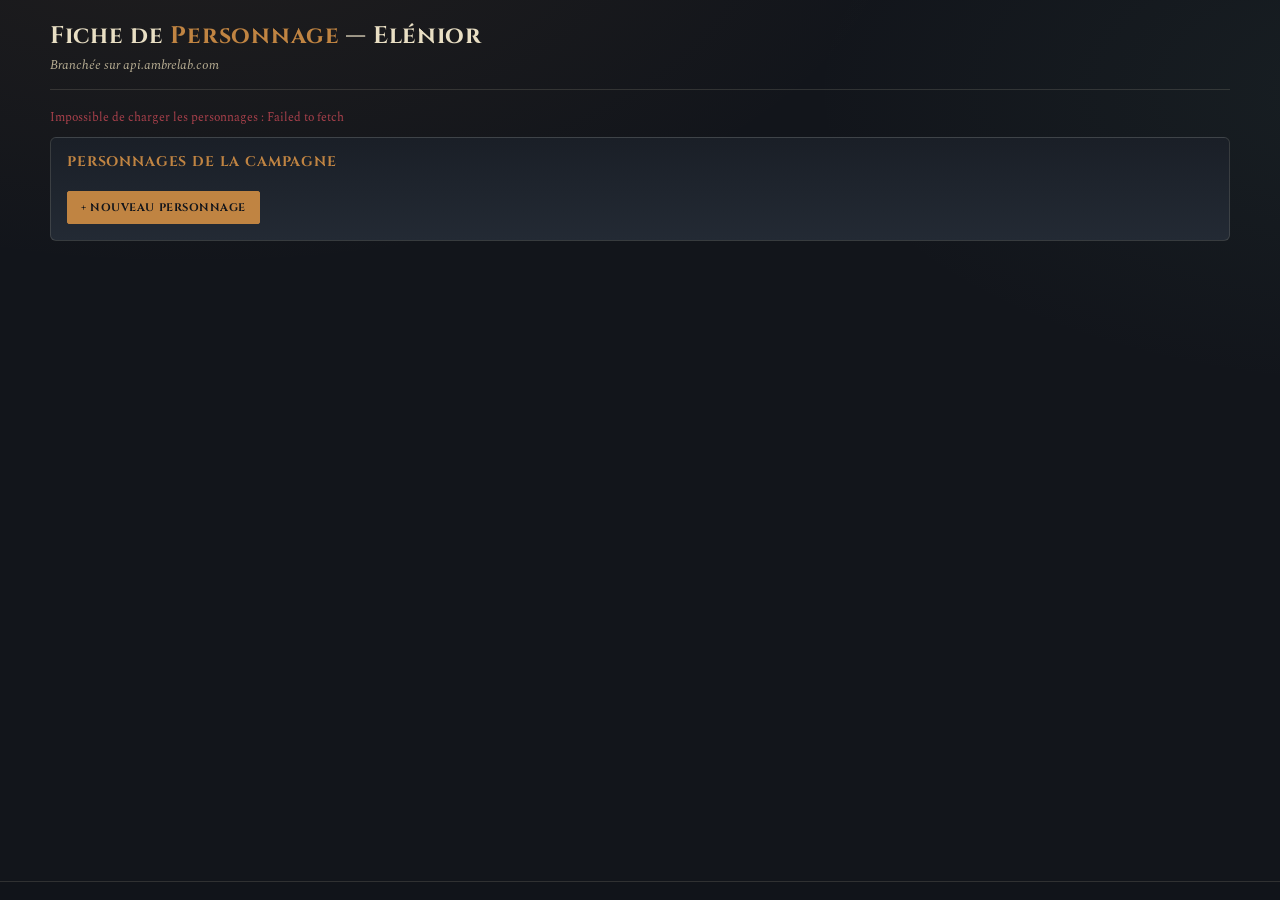
<file: pages/elenior/personnage/index.html>
<!DOCTYPE html>
<html lang="fr">
<head>
<meta charset="UTF-8">
<meta name="viewport" content="width=device-width, initial-scale=1.0">
<title>Fiche de personnage — Elénior</title>
<link rel="stylesheet" href="../tokens.css">
<style>
*{box-sizing:border-box;}
html,body{margin:0;padding:0;background:var(--ink);color:var(--parchment);}
body{
  font-family:'Spectral',serif;
  background:
    radial-gradient(1200px 600px at 15% -10%, rgba(192,132,66,0.08), transparent 60%),
    radial-gradient(1000px 500px at 110% 10%, rgba(95,148,132,0.08), transparent 60%),
    var(--ink);
  min-height:100vh;
  padding:20px 20px 76px;
}
h1,h2,h3{font-family:'Cinzel',serif; letter-spacing:0.03em; margin:0;}
.wrap{max-width:1180px;margin:0 auto;}
.masque{display:none !important;}

/* ---------- Header ---------- */
header.top{
  display:flex; align-items:baseline; justify-content:space-between;
  border-bottom:1px solid var(--line); padding-bottom:14px; margin-bottom:18px;
  flex-wrap:wrap; gap:10px;
}
header.top h1{font-size:24px; color:var(--parchment); font-weight:700;}
header.top h1 span{color:var(--copper);}
.subtitle{font-size:12.5px; color:var(--parchment-dim); font-style:italic; margin-top:4px;}

/* ---------- Panels ---------- */
.panel{
  background:linear-gradient(180deg, var(--ink-2), var(--ink-3));
  border:1px solid var(--line);
  border-radius:6px;
  padding:14px 16px 16px;
  margin-bottom:16px;
}
.panel h2{font-size:14px; color:var(--copper); margin-bottom:10px; text-transform:uppercase; letter-spacing:0.06em;}

/* ---------- Buttons ---------- */
button{
  font-family:'Cinzel',serif; font-size:11px; letter-spacing:0.05em; text-transform:uppercase;
  background:transparent; color:var(--parchment); border:1px solid var(--copper-dim);
  padding:8px 13px; border-radius:2px; cursor:pointer; transition:all .15s ease;
}
button:hover{background:rgba(192,132,66,0.12); border-color:var(--copper);}
button.primary{background:var(--copper); color:var(--ink); border-color:var(--copper); font-weight:700;}
button.primary:hover{background:#D69856;}
button.ghost{border-color:var(--line); color:var(--parchment-dim); padding:5px 10px; font-size:10px;}
button.danger{border-color:var(--blood); color:var(--blood); padding:4px 9px; font-size:10px;}
button.danger:hover{background:rgba(168,64,75,0.15);}
button:disabled{opacity:0.35; cursor:not-allowed;}
.btnrow{display:flex; gap:8px; flex-wrap:wrap; margin-top:10px;}

/* ---------- Forms ---------- */
label{display:block; font-size:10px; text-transform:uppercase; letter-spacing:0.06em; color:var(--parchment-dim); margin-bottom:4px;}
input,select,textarea{
  width:100%; background:var(--ink); border:1px solid var(--line); color:var(--parchment);
  padding:6px 8px; border-radius:2px; font-family:'Spectral'; font-size:13px;
}
textarea{resize:vertical;}
.field{margin-bottom:10px;}
.field-row{display:grid; grid-template-columns:1fr 1fr; gap:14px;}
.field-row3{display:grid; grid-template-columns:1fr 1fr 1fr; gap:10px;}
@media (max-width:760px){ .field-row,.field-row3{grid-template-columns:1fr;} }
.hint{font-size:10.5px; color:var(--parchment-dim); font-style:italic; margin-top:6px; line-height:1.4;}

/* ---------- Tables ---------- */
table{width:100%; border-collapse:collapse;}
.jet-table th{font-size:9.5px; text-transform:uppercase; letter-spacing:0.05em; color:var(--parchment-dim); text-align:left; padding:4px 6px; border-bottom:1px solid var(--line); white-space:nowrap;}
.jet-table td{padding:3px 5px; border-bottom:1px solid var(--line); vertical-align:middle;}
.jet-table input[type=number]{width:60px;}
.jet-table input[type=checkbox]{width:auto;}

/* ---------- Tabs ---------- */
.tabs-bar{display:flex; flex-wrap:wrap; gap:2px; border-bottom:1px solid var(--line); margin-bottom:18px;}
.tab-btn{border:none; border-bottom:3px solid transparent; background:transparent; color:var(--parchment-dim); padding:9px 14px; font-size:11.5px;}
.tab-btn.actif{color:var(--copper); border-bottom-color:var(--copper);}
.tab-page{display:none;}
.tab-page.actif{display:block;}

/* ---------- Quotas ---------- */
.quota-ligne{display:flex; align-items:center; gap:10px; font-size:12px; margin-bottom:6px;}
.quota-ligne > span:first-child{min-width:180px;}
.quota-barre{flex:1; max-width:180px; height:6px; border-radius:3px; background:rgba(233,223,196,0.12); overflow:hidden;}
.quota-barre > div{height:100%; background:var(--verdigris);}
.quota-barre.depasse > div{background:var(--blood);}
.quota-alerte{color:var(--blood); font-weight:700; font-size:11px;}

/* ---------- État du personnage ---------- */
.etat-ligne{display:flex; justify-content:space-between; padding:3px 8px; border-radius:3px; font-size:12.5px;}
.etat-ligne.actif{background:var(--copper); color:var(--ink); font-weight:700;}

/* ---------- Portrait ---------- */
.portrait-cadre{border:1px solid var(--line); border-radius:5px; background:rgba(0,0,0,0.15); min-height:200px; display:flex; align-items:center; justify-content:center; overflow:hidden; margin-bottom:10px;}
.portrait-cadre img{width:100%; height:auto; max-height:520px; object-fit:contain;}

/* ---------- Sélecteur de personnage ---------- */
.perso-grid{display:grid; grid-template-columns:repeat(auto-fill, minmax(180px,1fr)); gap:10px; margin-bottom:10px;}
.perso-carte{text-align:left; padding:12px; border:1px solid var(--line); border-radius:4px; background:rgba(0,0,0,0.15);}
.perso-carte:hover{border-color:var(--copper);}
.perso-nom{font-family:'Cinzel',serif; font-size:13px; color:var(--parchment); margin-bottom:4px;}
.perso-meta{font-size:11px; color:var(--parchment-dim);}

/* ---------- Barre d'outils ---------- */
.barre-outils{position:fixed; bottom:0; left:0; right:0; background:rgba(18,21,27,0.97); display:flex; gap:10px; justify-content:center; align-items:center; padding:9px; z-index:30; border-top:1px solid var(--line); flex-wrap:wrap;}
.etat-sv{color:var(--parchment-dim); font-size:11px; font-style:italic;}
#statut-chargement{color:var(--gold); font-size:12px; font-style:italic; margin-bottom:10px;}
#erreur-globale{color:var(--blood); font-size:12px; margin-bottom:10px;}
</style>
</head>
<body>

<div class="wrap">
  <header class="top">
    <div>
      <h1>Fiche de <span>Personnage</span> — Elénior</h1>
      <div class="subtitle">Branchée sur api.ambrelab.com</div>
    </div>
  </header>

  <div id="statut-chargement" class="masque"></div>
  <div id="erreur-globale" class="masque"></div>

  <div id="ecran-selecteur">
    <div class="panel">
      <h2>Personnages de la campagne</h2>
      <div id="selecteur-liste" class="perso-grid"></div>
      <div class="btnrow"><button id="btn-nouveau-perso" class="primary">+ Nouveau personnage</button></div>
    </div>
  </div>

  <div id="ecran-fiche" class="masque">
    <div class="tabs-bar" id="entete-onglets"></div>
    <div id="conteneur-onglets"></div>
  </div>
</div>

<div class="barre-outils">
  <button id="btn-changer-perso" class="ghost masque">Changer de personnage</button>
  <button id="btn-verrou" class="ghost masque">Verrouiller la fiche</button>
  <button id="btn-effacer-jets" class="ghost masque">Effacer les jets</button>
  <span class="etat-sv" id="sv"></span>
</div>

<script src="../../shared/dice.js"></script>
<script src="../../shared/lock.js"></script>
<script src="../rules.js"></script>
<script>
/* ============================================================================
   FICHE DE PERSONNAGE ELÉNIOR — branchée sur l'API commune AmbreLab.
   1. Config + état   2. Outils DOM   3. Appels API   4. Sauvegarde
   5. Sélecteur de personnage   6. Chargement + provisionnement des catalogues
   7. Onglets (shell)   8. Fabriques génériques (tableaux de jets, listes)
   9. Pages   10. Calculs (quotas, PV/PP, encombrement, TA)   11. Démarrage
   ============================================================================ */

const API_BASE = 'https://api.ambrelab.com';
const CAMPAIGN_ID = 1; // Elénior — même convention que le Cadran

const etat = {
  character: null,
  combatSheet: null,
  mineures: [], ecoles: [], maitrises: [], armes: [], armure: [],
  sorts: [], inventaire: [], compagnons: [], contacts: [], competences: [],
  categorieArmure: 'Légère', // transitoire : pas de champ dédié côté API
};

// Références vers les fonctions de recalcul internes à l'onglet Combat,
// exposées ici pour être rappelées depuis l'onglet Caractéristiques quand
// une majeure change (Encombrement et TA en dépendent tous les deux).
let rafraichirCalculateurTA = () => {};
let rafraichirCalculateurTASelectArme = () => {};

/* ---------- 2. OUTILS DOM ---------- */

function el(tag, attrs = {}, ...enfants) {
  const e = document.createElement(tag);
  for (const k in attrs) {
    if (attrs[k] === undefined || attrs[k] === null) continue;
    if (k === 'class') e.className = attrs[k];
    else if (k.startsWith('on')) e.addEventListener(k.slice(2), attrs[k]);
    else e.setAttribute(k, attrs[k]);
  }
  enfants.forEach((c) => {
    if (typeof c === 'string') e.appendChild(document.createTextNode(c));
    else if (c) e.appendChild(c);
  });
  return e;
}

// Marque un contrôle comme concerné par le verrouillage (pages/shared/lock.js).
function verrouillable(elm, opts = {}) {
  elm.setAttribute('data-lockable', 'true');
  if (opts.editableLocked) elm.setAttribute('data-editable-locked', 'true');
  return elm;
}

function afficherErreur(message) {
  const zone = document.getElementById('erreur-globale');
  zone.textContent = message;
  zone.classList.remove('masque');
}
function effacerErreur() {
  const zone = document.getElementById('erreur-globale');
  zone.textContent = '';
  zone.classList.add('masque');
}
function afficherChargement(message) {
  const zone = document.getElementById('statut-chargement');
  zone.textContent = message;
  zone.classList.remove('masque');
}
function masquerChargement() {
  document.getElementById('statut-chargement').classList.add('masque');
}

/* ---------- 3. APPELS API ---------- */

async function api(path, opts = {}) {
  const res = await fetch(`${API_BASE}${path}`, {
    headers: { 'Content-Type': 'application/json' },
    ...opts,
  });
  if (!res.ok) {
    let detail = res.statusText;
    try { const j = await res.json(); detail = j.detail || detail; } catch (e) { /* pas de corps JSON */ }
    throw new Error(`${res.status} ${detail}`);
  }
  if (res.status === 204) return null;
  return res.json();
}
const apiGet = (path) => api(path);
const apiPost = (path, body) => api(path, { method: 'POST', body: JSON.stringify(body) });
const apiPut = (path, body) => api(path, { method: 'PUT', body: JSON.stringify(body) });
const apiDelete = (path) => api(path, { method: 'DELETE' });

function sansIdEtCampagne(obj) {
  const copie = { ...obj };
  delete copie.id; delete copie.campaign_id;
  return copie;
}
function sansIdCombatSheet(cs) {
  const copie = { ...cs };
  delete copie.id; delete copie.campaign_id;
  return copie;
}

/* ---------- 4. SAUVEGARDE (personnage) ---------- */

let minuteurSauvegarde = null;
function sauvegarderPersonnage() {
  clearTimeout(minuteurSauvegarde);
  minuteurSauvegarde = setTimeout(async () => {
    try {
      const updated = await apiPut(`/characters/${etat.character.id}`, sansIdEtCampagne(etat.character));
      Object.assign(etat.character, updated);
      document.getElementById('sv').textContent = `Enregistré à ${new Date().toLocaleTimeString('fr-FR')}`;
    } catch (e) {
      document.getElementById('sv').textContent = `Erreur d'enregistrement : ${e.message}`;
    }
  }, 500);
}

/* ---------- Champs liés génériques (character) ---------- */

function champTexte(obj, cle, placeholder, opts = {}) {
  const i = el('input', { type: 'text', placeholder: placeholder || '', value: obj[cle] ?? '' });
  verrouillable(i, opts);
  i.addEventListener('input', () => { obj[cle] = i.value; sauvegarderPersonnage(); if (opts.onExtra) opts.onExtra(); });
  return i;
}
function champNombre(obj, cle, opts = {}) {
  const i = el('input', { type: 'number', value: obj[cle] ?? 0 });
  if (opts.min !== undefined) i.setAttribute('min', opts.min);
  if (opts.max !== undefined) i.setAttribute('max', opts.max);
  verrouillable(i, opts);
  i.addEventListener('input', () => { obj[cle] = Number(i.value) || 0; sauvegarderPersonnage(); if (opts.onExtra) opts.onExtra(); });
  return i;
}
function champTextarea(obj, cle, placeholder, hauteur, opts = {}) {
  const t = el('textarea', { style: hauteur ? `min-height:${hauteur}px` : '', placeholder: placeholder || '' });
  t.value = obj[cle] || '';
  verrouillable(t, opts);
  t.addEventListener('input', () => { obj[cle] = t.value; sauvegarderPersonnage(); if (opts.onExtra) opts.onExtra(); });
  return t;
}

/* ---------- 5. SÉLECTEUR DE PERSONNAGE ---------- */

async function chargerSelecteurPersonnages() {
  effacerErreur();
  const conteneur = document.getElementById('selecteur-liste');
  conteneur.innerHTML = '';
  try {
    const persos = await apiGet(`/campaigns/${CAMPAIGN_ID}/characters`);
    if (persos.length === 0) {
      conteneur.appendChild(el('p', { class: 'hint' }, 'Aucun personnage dans cette campagne pour le moment.'));
    }
    persos.forEach((p) => {
      const carte = el('button', { class: 'perso-carte', onclick: () => choisirPersonnage(p.id) },
        el('div', { class: 'perso-nom' }, p.name || '(sans nom)'),
        el('div', { class: 'perso-meta' }, [p.classe, p.race].filter(Boolean).join(' · ') || '—'));
      conteneur.appendChild(carte);
    });
  } catch (e) {
    afficherErreur(`Impossible de charger les personnages : ${e.message}`);
  }
}

async function creerNouveauPersonnage() {
  const nom = prompt('Nom du personnage ?');
  if (!nom) return;
  try {
    const created = await apiPost(`/campaigns/${CAMPAIGN_ID}/characters`, { name: nom });
    await choisirPersonnage(created.id);
  } catch (e) {
    afficherErreur(`Impossible de créer le personnage : ${e.message}`);
  }
}

function retourSelecteur() {
  document.getElementById('ecran-fiche').classList.add('masque');
  document.getElementById('ecran-selecteur').classList.remove('masque');
  document.getElementById('btn-changer-perso').classList.add('masque');
  document.getElementById('btn-verrou').classList.add('masque');
  document.getElementById('btn-effacer-jets').classList.add('masque');
  chargerSelecteurPersonnages();
}

async function choisirPersonnage(id) {
  effacerErreur();
  afficherChargement('Chargement du personnage…');
  try {
    etat.character = await apiGet(`/characters/${id}`);
    const sheets = await apiGet(`/campaigns/${CAMPAIGN_ID}/combatsheets`);
    etat.combatSheet = sheets.find((s) => s.character_id === id) || null;
    await chargerToutesLesListes();
    await provisionnerCataloguesSiVides();
    document.getElementById('ecran-selecteur').classList.add('masque');
    document.getElementById('ecran-fiche').classList.remove('masque');
    document.getElementById('btn-changer-perso').classList.remove('masque');
    document.getElementById('btn-verrou').classList.remove('masque');
    document.getElementById('btn-effacer-jets').classList.remove('masque');
    construireTout();
    recalculerTout();
  } catch (e) {
    afficherErreur(`Impossible de charger ce personnage : ${e.message}`);
  } finally {
    masquerChargement();
  }
}

/* ---------- 6. CHARGEMENT DES LISTES + PROVISIONNEMENT DES CATALOGUES ---------- */

async function chargerToutesLesListes() {
  const cid = etat.character.id;
  const [mineures, ecoles, sorts, inventaire, compagnons, contacts, competences] = await Promise.all([
    apiGet(`/characters/${cid}/minor-skills`),
    apiGet(`/characters/${cid}/magic-schools`),
    apiGet(`/characters/${cid}/spells`),
    apiGet(`/characters/${cid}/inventory`),
    apiGet(`/characters/${cid}/companions`),
    apiGet(`/characters/${cid}/contacts`),
    apiGet(`/characters/${cid}/special-skills`),
  ]);
  etat.mineures = mineures; etat.ecoles = ecoles; etat.sorts = sorts; etat.inventaire = inventaire;
  etat.compagnons = compagnons; etat.contacts = contacts; etat.competences = competences;

  if (etat.combatSheet) {
    const sid = etat.combatSheet.id;
    const [maitrises, armes, armure] = await Promise.all([
      apiGet(`/combatsheets/${sid}/weapon-masteries`),
      apiGet(`/combatsheets/${sid}/weapons`),
      apiGet(`/combatsheets/${sid}/armor-pieces`),
    ]);
    etat.maitrises = maitrises; etat.armes = armes; etat.armure = armure;
  } else {
    etat.maitrises = []; etat.armes = []; etat.armure = [];
  }
}

// Un nouveau personnage n'a, au départ, aucune ligne de mineures/maîtrises/
// écoles : le catalogue est fixe (cf. pages/elenior/rules.js) et provisionné
// une seule fois ici, via les routes CRUD génériques déjà en place (pas de
// nouvelle route serveur pour ça).
async function provisionnerCataloguesSiVides() {
  const R = window.AmbreRules;
  const cid = etat.character.id;

  if (etat.mineures.length === 0) {
    afficherChargement('Mise en place du catalogue des mineures…');
    for (const nom of R.MINEURES_CATALOGUE) {
      const created = await apiPost(`/characters/${cid}/minor-skills`, { name: nom, value: 0, majeure_liee: '' });
      etat.mineures.push(created);
    }
  }
  if (etat.ecoles.length === 0) {
    afficherChargement('Mise en place du catalogue des écoles de magie…');
    for (const nom of R.ECOLES_CATALOGUE) {
      const created = await apiPost(`/characters/${cid}/magic-schools`, { name: nom, value: 0 });
      etat.ecoles.push(created);
    }
  }
  if (etat.combatSheet && etat.maitrises.length === 0) {
    afficherChargement('Mise en place du catalogue des maîtrises d\'armes…');
    const sid = etat.combatSheet.id;
    for (const cat of R.CATEGORIES_ARMES) {
      const created = await apiPost(`/combatsheets/${sid}/weapon-masteries`, { category: cat, value: 0 });
      etat.maitrises.push(created);
    }
  }
}

/* ---------- 7. ONGLETS (SHELL) ---------- */

const ONGLETS = [
  { id: 'identite', titre: 'Identité' },
  { id: 'caracteristiques', titre: 'Caractéristiques' },
  { id: 'combat', titre: 'Combat' },
  { id: 'magie', titre: 'Magie' },
  { id: 'sorts', titre: 'Sorts' },
  { id: 'notes', titre: 'Compagnons & Notes' },
  { id: 'options', titre: 'Options', desactive: true },
];

function construireTout() {
  const barre = document.getElementById('entete-onglets'); barre.innerHTML = '';
  const conteneur = document.getElementById('conteneur-onglets'); conteneur.innerHTML = '';
  ONGLETS.forEach((o, i) => {
    const attrs = { class: 'tab-btn' + (i === 0 ? ' actif' : '') };
    if (!o.desactive) attrs.onclick = () => changerOnglet(o.id);
    const b = el('button', attrs, o.titre);
    b.id = 'onglet-btn-' + o.id;
    if (o.desactive) b.disabled = true;
    barre.appendChild(b);
    conteneur.appendChild(el('div', { class: 'tab-page' + (i === 0 ? ' actif' : ''), id: 'page-' + o.id }));
  });
  construirePageIdentite(document.getElementById('page-identite'));
  construirePageCaracteristiques(document.getElementById('page-caracteristiques'));
  construirePageCombat(document.getElementById('page-combat'));
  construirePageMagie(document.getElementById('page-magie'));
  construirePageSorts(document.getElementById('page-sorts'));
  construirePageNotes(document.getElementById('page-notes'));
  document.getElementById('page-options').appendChild(el('p', { class: 'hint' }, 'Réservé pour une prochaine évolution.'));
}
function changerOnglet(id) {
  document.querySelectorAll('.tab-btn').forEach((b) => b.classList.remove('actif'));
  document.querySelectorAll('.tab-page').forEach((p) => p.classList.remove('actif'));
  document.getElementById('onglet-btn-' + id).classList.add('actif');
  document.getElementById('page-' + id).classList.add('actif');
}

/* ---------- 8. FABRIQUES GÉNÉRIQUES ---------- */

// Tableau de jets (mineures / maîtrises d'armes / écoles de magie) : même
// mécanique de seuil partout (Seuil = floor(Majeure/2) + valeur).
function construireTableauJets({ conteneur, titre, liste, colonneLabel, obtenirNom, majFn, apresChangement }) {
  const R = window.AmbreRules;
  const cadre = el('div', { class: 'panel' });
  if (titre) cadre.appendChild(el('h2', {}, titre));
  const table = el('table', { class: 'jet-table' });
  table.appendChild(el('tr', {}, el('th', {}, colonneLabel), el('th', {}, 'Valeur'), el('th', {}, 'Palier'), el('th', {}, 'Majeure'), el('th', {}, 'Seuil'), el('th', {}, 'Jet')));
  liste.forEach((item) => {
    const tr = el('tr');
    tr.appendChild(el('td', {}, obtenirNom(item)));
    const tdPalier = el('td', {}, R.palierMineure(item.value));
    const tdSeuil = el('td', {}); const tdJet = el('td', {});

    const inputVal = el('input', { type: 'number', min: 0, max: 100, value: item.value ?? 0 });
    verrouillable(inputVal);
    inputVal.addEventListener('input', async () => {
      const v = Number(inputVal.value) || 0;
      await majFn(item, { value: v });
      tdPalier.textContent = R.palierMineure(item.value);
      remplirSeuilEtJet(item, tdSeuil, tdJet);
      if (apresChangement) apresChangement();
    });

    const selectMaj = el('select');
    selectMaj.appendChild(el('option', { value: '' }, '—'));
    R.MAJEURES_NOMS.forEach((n) => {
      const o = el('option', { value: n }, R.MAJEURES_LABELS[n]);
      if (item.majeure_liee === n) o.setAttribute('selected', 'true');
      selectMaj.appendChild(o);
    });
    verrouillable(selectMaj);
    selectMaj.addEventListener('change', async () => {
      await majFn(item, { majeure_liee: selectMaj.value });
      remplirSeuilEtJet(item, tdSeuil, tdJet);
      if (apresChangement) apresChangement();
    });

    tr.appendChild(el('td', {}, inputVal));
    tr.appendChild(tdPalier);
    tr.appendChild(el('td', {}, selectMaj));
    remplirSeuilEtJet(item, tdSeuil, tdJet);
    tr.appendChild(tdSeuil); tr.appendChild(tdJet);
    table.appendChild(tr);
  });
  cadre.appendChild(table);
  if (conteneur) conteneur.appendChild(cadre);
  return cadre;
}

function remplirSeuilEtJet(item, tdSeuil, tdJet) {
  const R = window.AmbreRules;
  tdJet.innerHTML = '';
  if (!item.majeure_liee) { tdSeuil.textContent = '—'; return; }
  const majVal = etat.character['carac_' + item.majeure_liee.toLowerCase()];
  const seuil = R.calculerSeuil(majVal, item.value);
  tdSeuil.textContent = seuil;
  const btn = el('button', { class: 'ghost', 'data-dice-button': 'true' }, 'd100');
  const resSpan = el('span', { style: 'margin-left:6px;font-size:12px;' });
  btn.addEventListener('click', () => {
    const r = window.AmbreDice.rollUnderThreshold(seuil, 100);
    window.AmbreDice.renderRollResult(resSpan, r);
  });
  tdJet.appendChild(btn); tdJet.appendChild(resSpan);
}

async function majMineure(item, champs) {
  Object.assign(item, champs);
  const payload = { name: item.name, value: Number(item.value) || 0, majeure_liee: item.majeure_liee || '' };
  const updated = await apiPut(`/minor-skills/${item.id}`, payload);
  Object.assign(item, updated);
}
async function majMaitrise(item, champs) {
  Object.assign(item, champs);
  const payload = { category: item.category, value: Number(item.value) || 0, majeure_liee: item.majeure_liee || null };
  const updated = await apiPut(`/weapon-masteries/${item.id}`, payload);
  Object.assign(item, updated);
}
async function majEcole(item, champs) {
  Object.assign(item, champs);
  const payload = { name: item.name, value: Number(item.value) || 0, majeure_liee: item.majeure_liee || null };
  const updated = await apiPut(`/magic-schools/${item.id}`, payload);
  Object.assign(item, updated);
}

// Liste éditable générique (compagnons, inventaire, contacts...) : chaque
// colonne est un champ texte ou nombre, avec ajout/suppression via l'API.
function construireListeGenerique({ conteneur, titre, liste, champs, creerItem, majItem, supprimerItem, libelleAjout }) {
  const cadre = el('div', { class: 'panel' });
  const entete = el('div', { style: 'display:flex;justify-content:space-between;align-items:center;margin-bottom:10px;' });
  entete.appendChild(el('h2', { style: 'margin:0;' }, titre));
  const btnAjout = el('button', { class: 'ghost' }, libelleAjout);
  verrouillable(btnAjout);
  entete.appendChild(btnAjout);
  cadre.appendChild(entete);
  const table = el('table', { class: 'jet-table' });

  function dessiner() {
    table.innerHTML = '';
    const trE = el('tr');
    champs.forEach(([, label]) => trE.appendChild(el('th', {}, label)));
    trE.appendChild(el('th', {}));
    table.appendChild(trE);
    liste.forEach((item) => {
      const tr = el('tr');
      champs.forEach(([cle, , type]) => {
        const inp = el('input', { type: type === 'number' ? 'number' : 'text', value: item[cle] ?? (type === 'number' ? 0 : '') });
        verrouillable(inp);
        inp.addEventListener('input', async () => {
          item[cle] = type === 'number' ? (Number(inp.value) || 0) : inp.value;
          const updated = await majItem(item);
          if (updated) Object.assign(item, updated);
        });
        tr.appendChild(el('td', {}, inp));
      });
      const btnSup = el('button', { class: 'danger' }, '✕');
      verrouillable(btnSup);
      btnSup.addEventListener('click', async () => {
        await supprimerItem(item);
        const idx = liste.indexOf(item);
        if (idx > -1) liste.splice(idx, 1);
        dessiner();
      });
      tr.appendChild(el('td', {}, btnSup));
      table.appendChild(tr);
    });
  }
  dessiner();
  cadre.appendChild(table);
  btnAjout.addEventListener('click', async () => {
    const created = await creerItem();
    liste.push(created);
    dessiner();
  });
  if (conteneur) conteneur.appendChild(cadre);
}

/* ---------- 9. PAGES ---------- */

/* ----- Identité (Identité, État, Quotas) ----- */
function construirePageIdentite(page) {
  page.innerHTML = '';
  const R = window.AmbreRules;

  const cadreId = el('div', { class: 'panel' });
  cadreId.appendChild(el('h2', {}, 'Identité'));
  const grille = el('div', { class: 'field-row3' });
  [['name', 'Nom'], ['prenom', 'Prénom'], ['surnom', 'Surnom'], ['classe', 'Classe'], ['race', 'Race'], ['sexe', 'Sexe'],
    ['age', 'Âge', 'number'], ['religion', 'Religion'], ['origine', 'Origine'], ['niveau_personnage', 'Niveau', 'number']]
    .forEach(([cle, label, type]) => {
      const champ = el('div', { class: 'field' });
      champ.appendChild(el('label', {}, label));
      champ.appendChild(type === 'number' ? champNombre(etat.character, cle, { min: 1 }) : champTexte(etat.character, cle));
      grille.appendChild(champ);
    });
  cadreId.appendChild(grille);
  page.appendChild(cadreId);

  page.appendChild(construireBlocPortrait());

  const cadreDesc = el('div', { class: 'panel' });
  cadreDesc.appendChild(el('h2', {}, 'Description physique'));
  cadreDesc.appendChild(champTextarea(etat.character, 'description_physique', 'Apparence, signes distinctifs…', 90));
  page.appendChild(cadreDesc);

  const cadreEtat = el('div', { class: 'panel' });
  cadreEtat.appendChild(el('h2', {}, 'État'));
  const grilleEtat = el('div', { class: 'field-row' });

  const colPv = el('div');
  colPv.appendChild(el('label', {}, 'PV actuel'));
  colPv.appendChild(champNombre(etat.character, 'pv_actuel', { editableLocked: true, onExtra: recalculerTout }));
  colPv.appendChild(el('label', { style: 'margin-top:8px;' }, 'Points libres → PV'));
  colPv.appendChild(champNombre(etat.character, 'pv_libres', { min: 0, onExtra: recalculerTout }));
  colPv.appendChild(el('p', { id: 'pv-max-affiche', class: 'hint' }));

  const colPp = el('div');
  colPp.appendChild(el('label', {}, 'PP actuel'));
  colPp.appendChild(champNombre(etat.character, 'pp_actuel', { editableLocked: true, onExtra: recalculerTout }));
  colPp.appendChild(el('label', { style: 'margin-top:8px;' }, 'Points libres → PP'));
  colPp.appendChild(champNombre(etat.character, 'pp_libres', { min: 0, onExtra: recalculerTout }));
  colPp.appendChild(el('p', { id: 'pp-max-affiche', class: 'hint' }));

  grilleEtat.appendChild(colPv); grilleEtat.appendChild(colPp);
  cadreEtat.appendChild(grilleEtat);
  cadreEtat.appendChild(el('label', { style: 'margin-top:10px;' }, 'États et afflictions en cours'));
  cadreEtat.appendChild(champTextarea(etat.character, 'etats_afflictions', 'Blessures, malédictions, effets temporaires…', 70, { editableLocked: true }));
  cadreEtat.appendChild(el('p', { class: 'hint' }, 'PV max et PP max se calculent automatiquement : chaque mineure, maîtrise d\'arme ou école de magie au palier Fort (≥30) ajoute sa contribution fixe, plus les points libres ci-dessus.'));
  page.appendChild(cadreEtat);

  const cadreEtatPerso = el('div', { class: 'panel' });
  cadreEtatPerso.appendChild(el('h2', {}, 'État du personnage (selon % de PV actuel)'));
  const listeEtatPerso = el('div', { id: 'etat-personnage-liste' });
  R.ETATS_PERSONNAGE.forEach((e) => {
    listeEtatPerso.appendChild(el('div', { class: 'etat-ligne', 'data-seuil': e.seuil }, `${e.seuil}% — ${e.nom}`));
  });
  cadreEtatPerso.appendChild(listeEtatPerso);
  page.appendChild(cadreEtatPerso);

  const cadreQuotas = el('div', { class: 'panel', id: 'bloc-quotas' });
  page.appendChild(cadreQuotas);

  rafraichirQuotas();
  rafraichirEtatSection();
}

function construireBlocPortrait() {
  const cadre = el('div', { class: 'panel' });
  cadre.appendChild(el('h2', {}, 'Portrait'));
  const cadreImg = el('div', { class: 'portrait-cadre' });
  const inputFichier = el('input', { type: 'file', accept: 'image/*' });
  verrouillable(inputFichier);
  const statut = el('div', { class: 'hint', style: 'margin-top:6px;' });

  async function rafraichirPortrait() {
    cadreImg.innerHTML = '';
    if (!etat.character.portrait_url) {
      cadreImg.appendChild(el('span', { class: 'hint' }, 'Aucun portrait'));
      return;
    }
    try {
      const { url } = await apiGet(`/characters/${etat.character.id}/portrait-url`);
      if (!url) { cadreImg.appendChild(el('span', { class: 'hint' }, 'Aucun portrait')); return; }
      cadreImg.appendChild(el('img', { src: url, alt: 'Portrait' }));
    } catch (e) {
      cadreImg.appendChild(el('span', { class: 'hint' }, `Portrait indisponible : ${e.message}`));
    }
  }

  inputFichier.addEventListener('change', async () => {
    const fichier = inputFichier.files[0];
    if (!fichier) return;
    statut.textContent = 'Envoi en cours…';
    try {
      const ext = (fichier.name.split('.').pop() || 'jpg').toLowerCase();
      const contentType = fichier.type || 'image/jpeg';
      const { upload_url, key } = await apiPost(`/characters/${etat.character.id}/portrait-upload-url`, { extension: ext, content_type: contentType });
      const resUpload = await fetch(upload_url, { method: 'PUT', body: fichier, headers: { 'Content-Type': contentType } });
      if (!resUpload.ok) throw new Error(`Échec de l'envoi vers R2 (${resUpload.status})`);
      etat.character.portrait_url = key;
      const updated = await apiPut(`/characters/${etat.character.id}`, sansIdEtCampagne(etat.character));
      Object.assign(etat.character, updated);
      statut.textContent = 'Portrait mis à jour.';
      rafraichirPortrait();
    } catch (e) {
      statut.textContent = `Échec de l'envoi : ${e.message}`;
    }
  });

  cadre.appendChild(cadreImg);
  cadre.appendChild(inputFichier);
  cadre.appendChild(statut);
  rafraichirPortrait();
  return cadre;
}

/* ----- Caractéristiques (majeures, mineures, maîtrises, écoles) ----- */
function construirePageCaracteristiques(page) {
  page.innerHTML = '';
  const R = window.AmbreRules;

  const cadreMaj = el('div', { class: 'panel' });
  cadreMaj.appendChild(el('h2', {}, 'Caractéristiques majeures'));
  const tableMaj = el('table', { class: 'jet-table' });
  tableMaj.appendChild(el('tr', {}, el('th', {}, 'Caractéristique'), el('th', {}, 'Valeur /100')));
  R.MAJEURES_NOMS.forEach((nom) => {
    const cle = 'carac_' + nom.toLowerCase();
    const tr = el('tr');
    tr.appendChild(el('td', {}, R.MAJEURES_LABELS[nom]));
    tr.appendChild(el('td', {}, champNombre(etat.character, cle, {
      min: 0, max: 100,
      onExtra: () => { recalculerTout(); if (construireBlocEncombrement.recalculerActuel) construireBlocEncombrement.recalculerActuel(); rafraichirCalculateurTA(); },
    })));
    tableMaj.appendChild(tr);
  });
  cadreMaj.appendChild(tableMaj);
  page.appendChild(cadreMaj);

  const cadreMineures = el('div', { class: 'panel' });
  cadreMineures.appendChild(el('h2', {}, 'Caractéristiques mineures'));
  const grilleMineures = el('div', { class: 'field-row', style: 'align-items:start;' });
  const colA = el('div'); const colB = el('div');
  const minA = etat.mineures.filter((m) => R.MINEURES_COL1.includes(m.name));
  const minB = etat.mineures.filter((m) => R.MINEURES_COL2.includes(m.name));
  construireTableauJets({ conteneur: colA, titre: null, liste: minA, colonneLabel: 'Caractéristique', obtenirNom: (i) => i.name, majFn: majMineure, apresChangement: recalculerTout });
  construireTableauJets({ conteneur: colB, titre: null, liste: minB, colonneLabel: 'Caractéristique', obtenirNom: (i) => i.name, majFn: majMineure, apresChangement: recalculerTout });
  grilleMineures.appendChild(colA); grilleMineures.appendChild(colB);
  cadreMineures.appendChild(grilleMineures);
  cadreMineures.appendChild(el('p', { class: 'hint' }, 'Paliers : ≥30 = Fort · ≥20 = Medium · en dessous = Faible. Le palier Fort déclenche la contribution PV/PP automatique (onglet Identité). Le tableau des quotas est aussi visible dans l\'onglet Identité.'));
  page.appendChild(cadreMineures);

  construireTableauJets({ conteneur: page, titre: 'Maîtrise d\'armes', liste: etat.maitrises, colonneLabel: 'Catégorie', obtenirNom: (i) => i.category, majFn: majMaitrise, apresChangement: recalculerTout });
  construireTableauJets({ conteneur: page, titre: 'Écoles de magie', liste: etat.ecoles, colonneLabel: 'École', obtenirNom: (i) => i.name, majFn: majEcole, apresChangement: recalculerTout });
}

/* ----- Combat (armes, armure, encombrement, TA, localisation) ----- */
function construirePageCombat(page) {
  page.innerHTML = '';
  const R = window.AmbreRules;

  construireListeArmes(page);
  construireTableauArmure(page);
  construireBlocEncombrement(page);
  construireCalculateurTA(page);

  const cadreLoc = el('div', { class: 'panel' });
  cadreLoc.appendChild(el('h2', {}, 'Partie du corps touchée (jet de d20)'));
  const grilleLoc = el('div', { class: 'field-row' });
  const colA = el('div'); const colB = el('div');
  R.LOCALISATION_COUPS.forEach(([n, nom]) => { (n <= 10 ? colA : colB).appendChild(el('div', { style: 'font-size:13px;padding:2px 0;' }, `${n} — ${nom}`)); });
  grilleLoc.appendChild(colA); grilleLoc.appendChild(colB);
  cadreLoc.appendChild(grilleLoc);
  page.appendChild(cadreLoc);
}

function construireListeArmes(page) {
  const R = window.AmbreRules;
  const cadre = el('div', { class: 'panel' });
  const entete = el('div', { style: 'display:flex;justify-content:space-between;align-items:center;margin-bottom:10px;' });
  entete.appendChild(el('h2', { style: 'margin:0;' }, 'Armes équipées'));
  const btnAjout = el('button', { class: 'ghost' }, '+ arme');
  verrouillable(btnAjout);
  entete.appendChild(btnAjout);
  cadre.appendChild(entete);
  const table = el('table', { class: 'jet-table' });

  function dessiner() {
    table.innerHTML = '';
    table.appendChild(el('tr', {}, el('th', {}, 'Équipée'), el('th', {}, 'Nom'), el('th', {}, 'Catégorie'), el('th', {}, 'Dégâts'), el('th', {}, 'Portée'), el('th', {}, 'Propriétés'), el('th', {}, 'Enc.'), el('th', {})));
    etat.armes.forEach((item) => {
      const tr = el('tr');

      const cbEquip = el('input', { type: 'checkbox' });
      cbEquip.checked = !!item.equipee;
      verrouillable(cbEquip);
      cbEquip.addEventListener('change', async () => {
        if (cbEquip.checked) { await definirArmeEquipee(item); } else { await majArme(item, { equipee: false }); }
        rafraichirCalculateurTA();
      });
      tr.appendChild(el('td', {}, cbEquip));

      const inpNom = el('input', { type: 'text', value: item.name || '' });
      verrouillable(inpNom);
      inpNom.addEventListener('input', async () => { await majArme(item, { name: inpNom.value }); rafraichirCalculateurTASelectArme(); });
      tr.appendChild(el('td', {}, inpNom));

      const selectCat = el('select');
      R.CATEGORIES_ARMES.forEach((c) => { const o = el('option', { value: c }, c); if (item.category === c) o.setAttribute('selected', 'true'); selectCat.appendChild(o); });
      verrouillable(selectCat);
      selectCat.addEventListener('change', async () => { await majArme(item, { category: selectCat.value }); });
      tr.appendChild(el('td', {}, selectCat));

      ['degats', 'portee', 'proprietes'].forEach((cle) => {
        const inp = el('input', { type: 'text', value: item[cle] || '' });
        verrouillable(inp);
        inp.addEventListener('input', async () => { const c = {}; c[cle] = inp.value; await majArme(item, c); });
        tr.appendChild(el('td', {}, inp));
      });

      const inpEnc = el('input', { type: 'number', value: item.encombrement || 0 });
      verrouillable(inpEnc);
      inpEnc.addEventListener('input', async () => { await majArme(item, { encombrement: Number(inpEnc.value) || 0 }); rafraichirCalculateurTA(); });
      tr.appendChild(el('td', {}, inpEnc));

      const btnSup = el('button', { class: 'danger' }, '✕');
      verrouillable(btnSup);
      btnSup.addEventListener('click', async () => {
        await apiDelete(`/weapons/${item.id}`);
        etat.armes = etat.armes.filter((a) => a.id !== item.id);
        dessiner();
        rafraichirCalculateurTASelectArme();
      });
      tr.appendChild(el('td', {}, btnSup));

      table.appendChild(tr);
    });
  }
  dessiner();
  cadre.appendChild(table);
  btnAjout.addEventListener('click', async () => {
    const created = await apiPost(`/combatsheets/${etat.combatSheet.id}/weapons`, { name: 'Nouvelle arme', category: R.CATEGORIES_ARMES[0], degats: '', portee: '', proprietes: '', encombrement: 0, equipee: false });
    etat.armes.push(created);
    dessiner();
    rafraichirCalculateurTASelectArme();
  });
  page.appendChild(cadre);
}

async function majArme(item, champs) {
  Object.assign(item, champs);
  const payload = {
    name: item.name, category: item.category, degats: item.degats || '', portee: item.portee || '',
    proprietes: item.proprietes || '', encombrement: Number(item.encombrement) || 0, equipee: !!item.equipee,
  };
  const updated = await apiPut(`/weapons/${item.id}`, payload);
  Object.assign(item, updated);
}
async function definirArmeEquipee(item) {
  for (const a of etat.armes) {
    if (a.id !== item.id && a.equipee) { await majArme(a, { equipee: false }); }
  }
  await majArme(item, { equipee: true });
  if (etat.combatSheet) { etat.combatSheet = await apiGet(`/combatsheets/${etat.combatSheet.id}`); }
}

const COLONNES_ARMURE = [
  ['localisation', 'Localisation', 'text'], ['nom', 'Nom', 'text'], ['qualite', 'Qual.', 'text'], ['encombrement', 'Enc.', 'number'],
  ['prot_contondant', 'Cont.', 'number'], ['prot_percant', 'Perç.', 'number'], ['prot_tranchant', 'Tranc.', 'number'], ['malus_discretion', 'Mal.Discr.', 'number'],
  ['res_acide', 'Acide', 'number'], ['res_air', 'Air', 'number'], ['res_elec', 'Élec.', 'number'], ['res_feu', 'Feu', 'number'],
  ['res_froid', 'Froid', 'number'], ['res_lumiere', 'Lum.', 'number'], ['res_son', 'Son', 'number'],
];
function construireTableauArmure(page) {
  const cadre = el('div', { class: 'panel' });
  const entete = el('div', { style: 'display:flex;justify-content:space-between;align-items:center;margin-bottom:10px;' });
  entete.appendChild(el('h2', { style: 'margin:0;' }, 'Armure — protections détaillées par pièce'));
  const btnAjout = el('button', { class: 'ghost' }, '+ pièce');
  verrouillable(btnAjout);
  entete.appendChild(btnAjout);
  cadre.appendChild(entete);
  const table = el('table', { class: 'jet-table' });
  const totalP = el('p', { style: 'font-weight:bold;margin-top:8px;font-size:13px;' });

  function rafraichirTotal() {
    const total = etat.armure.reduce((s, i) => s + (Number(i.malus_discretion) || 0), 0);
    totalP.textContent = `Malus de Discrétion total : ${total}`;
  }
  function dessiner() {
    table.innerHTML = '';
    const trE = el('tr'); COLONNES_ARMURE.forEach(([, label]) => trE.appendChild(el('th', {}, label))); trE.appendChild(el('th', {})); table.appendChild(trE);
    etat.armure.forEach((item) => {
      const tr = el('tr');
      COLONNES_ARMURE.forEach(([cle, , type]) => {
        const inp = el('input', { type: type === 'number' ? 'number' : 'text', style: type === 'number' ? 'width:56px' : '', value: item[cle] ?? (type === 'number' ? 0 : '') });
        verrouillable(inp);
        inp.addEventListener('input', async () => {
          const v = type === 'number' ? (Number(inp.value) || 0) : inp.value;
          const champs = {}; champs[cle] = v;
          await majArmure(item, champs);
          if (cle === 'malus_discretion') rafraichirTotal();
          if (cle === 'encombrement' && construireBlocEncombrement.recalculerActuel) construireBlocEncombrement.recalculerActuel();
        });
        tr.appendChild(el('td', {}, inp));
      });
      const btnSup = el('button', { class: 'danger' }, '✕');
      verrouillable(btnSup);
      btnSup.addEventListener('click', async () => {
        await apiDelete(`/armor-pieces/${item.id}`);
        etat.armure = etat.armure.filter((a) => a.id !== item.id);
        dessiner(); rafraichirTotal();
        if (construireBlocEncombrement.recalculerActuel) construireBlocEncombrement.recalculerActuel();
      });
      tr.appendChild(el('td', {}, btnSup));
      table.appendChild(tr);
    });
  }
  dessiner();
  cadre.appendChild(table);
  cadre.appendChild(totalP);
  rafraichirTotal();
  cadre.appendChild(el('p', { class: 'hint' }, 'Malus de Discrétion total = somme de la colonne Mal.Discr. sur toutes les pièces portées.'));
  btnAjout.addEventListener('click', async () => {
    const vide = { localisation: '', nom: '', qualite: '' };
    COLONNES_ARMURE.forEach(([cle, , type]) => { if (type === 'number') vide[cle] = 0; });
    const created = await apiPost(`/combatsheets/${etat.combatSheet.id}/armor-pieces`, vide);
    etat.armure.push(created);
    dessiner(); rafraichirTotal();
    if (construireBlocEncombrement.recalculerActuel) construireBlocEncombrement.recalculerActuel();
  });
  page.appendChild(cadre);
}
async function majArmure(item, champs) {
  Object.assign(item, champs);
  const payload = {};
  COLONNES_ARMURE.forEach(([cle, , type]) => { payload[cle] = type === 'number' ? (Number(item[cle]) || 0) : (item[cle] || ''); });
  const updated = await apiPut(`/armor-pieces/${item.id}`, payload);
  Object.assign(item, updated);
}

function construireBlocEncombrement(page) {
  const R = window.AmbreRules;
  const cadre = el('div', { class: 'panel' });
  cadre.appendChild(el('h2', {}, 'Encombrement total (calculé)'));
  const grille = el('div', { class: 'field-row3' });
  const selectCat = el('select');
  ['Légère', 'Médium', 'Intermédiaire', 'Lourde'].forEach((c) => selectCat.appendChild(el('option', { value: c }, c)));
  selectCat.value = etat.categorieArmure;
  verrouillable(selectCat);
  const selectStat = el('select');
  ['Force', 'Agilite'].forEach((c) => selectStat.appendChild(el('option', { value: c }, R.MAJEURES_LABELS[c])));
  selectStat.value = (selectCat.value === 'Légère' || selectCat.value === 'Médium') ? 'Agilite' : 'Force';
  verrouillable(selectStat);
  const resultat = el('span', { style: 'font-weight:bold;' });

  const champCat = el('div', { class: 'field' }); champCat.appendChild(el('label', {}, 'Catégorie d\'armure')); champCat.appendChild(selectCat);
  const champStat = el('div', { class: 'field' }); champStat.appendChild(el('label', {}, 'Caractéristique de réduction')); champStat.appendChild(selectStat);
  const champRes = el('div', { class: 'field' }); champRes.appendChild(el('label', {}, 'Malus net calculé')); champRes.appendChild(resultat);
  grille.appendChild(champCat); grille.appendChild(champStat); grille.appendChild(champRes);
  cadre.appendChild(grille);
  cadre.appendChild(el('p', { class: 'hint' }, 'Total = somme de la colonne Enc. du tableau d\'armure ci-dessus, réduit selon la table p.68. Légère/Médium se réduisent par l\'Agilité, Intermédiaire/Lourde par la Force. Écrit dans la fiche de combat (lu par le Cadran).'));

  async function recalculer() {
    const totalBrut = etat.armure.reduce((s, p) => s + (Number(p.encombrement) || 0), 0);
    const table = selectStat.value === 'Force' ? R.REDUCTION_FORCE : R.REDUCTION_AGILITE;
    const statVal = Number(etat.character['carac_' + selectStat.value.toLowerCase()]) || 0;
    const net = R.appliquerReductionEncombrement(totalBrut, statVal, table);
    etat.categorieArmure = selectCat.value;
    const netArrondi = Math.round(net);
    resultat.textContent = `${totalBrut} brut → ${netArrondi} net`;
    if (etat.combatSheet) {
      etat.combatSheet.encombrement = netArrondi;
      try {
        etat.combatSheet = await apiPut(`/combatsheets/${etat.combatSheet.id}`, sansIdCombatSheet(etat.combatSheet));
      } catch (e) { /* pas bloquant pour l'affichage si la sauvegarde échoue ponctuellement */ }
    }
    rafraichirCalculateurTA();
  }
  selectCat.addEventListener('change', () => {
    selectStat.value = (selectCat.value === 'Légère' || selectCat.value === 'Médium') ? 'Agilite' : 'Force';
    recalculer();
  });
  selectStat.addEventListener('change', recalculer);
  recalculer();
  construireBlocEncombrement.recalculerActuel = recalculer;
  page.appendChild(cadre);
}

function construireCalculateurTA(page) {
  const R = window.AmbreRules;
  const cadre = el('div', { class: 'panel' });
  cadre.appendChild(el('h2', {}, 'Calculateur de Temps d\'Action'));
  const grille = el('div', { class: 'field-row3' });
  const selectCategorie = el('select');
  R.CATEGORIES_ARMES.forEach((c) => selectCategorie.appendChild(el('option', { value: c }, c)));
  const selectCar1 = el('select'); const selectCar2 = el('select');
  [selectCar1, selectCar2].forEach((s) => {
    s.appendChild(el('option', { value: '' }, '—'));
    R.MAJEURES_NOMS.forEach((n) => s.appendChild(el('option', { value: n }, R.MAJEURES_LABELS[n])));
  });
  verrouillable(selectCategorie); verrouillable(selectCar1); verrouillable(selectCar2);
  const champ1 = el('div', { class: 'field' }); champ1.appendChild(el('label', {}, 'Type d\'arme/technique')); champ1.appendChild(selectCategorie);
  const champ2 = el('div', { class: 'field' }); champ2.appendChild(el('label', {}, 'Caractéristique 1')); champ2.appendChild(selectCar1);
  const champ3 = el('div', { class: 'field' }); champ3.appendChild(el('label', {}, 'Caractéristique 2')); champ3.appendChild(selectCar2);
  grille.appendChild(champ1); grille.appendChild(champ2); grille.appendChild(champ3);
  cadre.appendChild(grille);

  const champArme = el('div', { class: 'field' });
  champArme.appendChild(el('label', {}, 'Arme utilisée (pour son malus d\'encombrement)'));
  const selectArme = el('select');
  verrouillable(selectArme);
  function reconstruireOptionsArme() {
    const valeurActuelle = selectArme.value;
    selectArme.innerHTML = '';
    selectArme.appendChild(el('option', { value: '' }, '— aucune —'));
    etat.armes.forEach((a) => selectArme.appendChild(el('option', { value: String(a.id) }, a.name || '(sans nom)')));
    selectArme.value = valeurActuelle;
  }
  reconstruireOptionsArme();
  champArme.appendChild(selectArme);
  cadre.appendChild(champArme);

  const resultat = el('div', { style: 'margin-top:10px;font-size:14px;' });
  function recalculer() {
    const v1 = Number(etat.character['carac_' + (selectCar1.value || '').toLowerCase()]) || 0;
    const v2 = Number(etat.character['carac_' + (selectCar2.value || '').toLowerCase()]) || 0;
    const malusArmure = etat.combatSheet ? (Number(etat.combatSheet.encombrement) || 0) : 0;
    const armeChoisie = etat.armes.find((a) => String(a.id) === selectArme.value);
    const malusArme = armeChoisie ? (Number(armeChoisie.encombrement) || 0) : 0;
    const scoreNet = Math.floor((v1 + v2) / 2) - malusArmure - malusArme;
    const tranche = R.trouverTranche(scoreNet);
    const paire = tranche.d[selectCategorie.value];
    resultat.innerHTML = `Malus armure (auto) : <b>${malusArmure}</b> · Malus arme : <b>${malusArme}</b><br>` +
      `Score net : <b>${scoreNet}</b> · Tranche : <b>${tranche.nom}</b>` +
      (paire ? ` · <b>${paire[0]} dés / ${paire[1]} Temps d'Action</b>` : ' · catégorie non trouvée dans cette tranche');
  }
  [selectCategorie, selectCar1, selectCar2, selectArme].forEach((s) => s.addEventListener('change', recalculer));
  recalculer();
  cadre.appendChild(resultat);
  cadre.appendChild(el('p', { class: 'hint' }, 'Score net = (Car1 + Car2) ÷ 2 arrondi à l\'entier inférieur, moins le malus d\'armure (calculé ci-dessus) et le malus de l\'arme choisie.'));
  page.appendChild(cadre);
  rafraichirCalculateurTA = recalculer;
  rafraichirCalculateurTASelectArme = reconstruireOptionsArme;
}

/* ----- Magie (champs, compétences, capacité unique) ----- */
function construirePageMagie(page) {
  page.innerHTML = '';
  const cadreMagie = el('div', { class: 'panel' });
  cadreMagie.appendChild(el('h2', {}, 'Magie'));
  const grille = el('div', { class: 'field-row3' });
  [['magie_famille', 'Famille'], ['magie_type', 'Type'], ['magie_aspect', 'Aspect(s)']].forEach(([cle, label]) => {
    const champ = el('div', { class: 'field' });
    champ.appendChild(el('label', {}, label));
    champ.appendChild(champTexte(etat.character, cle));
    grille.appendChild(champ);
  });
  cadreMagie.appendChild(grille);
  page.appendChild(cadreMagie);

  const cadreCapacite = el('div', { class: 'panel' });
  cadreCapacite.appendChild(el('h2', {}, 'Capacité unique'));
  cadreCapacite.appendChild(champTextarea(etat.character, 'capacite_unique', 'Description de la capacité unique définie avec le MJ…', 110));
  page.appendChild(cadreCapacite);

  construireListeCompetences(page);
}
function construireListeCompetences(page) {
  construireListeGenerique({
    conteneur: page, titre: 'Compétences spéciales & postures', liste: etat.competences,
    champs: [['name', 'Nom', 'text'], ['description', 'Description', 'text']],
    creerItem: () => apiPost(`/characters/${etat.character.id}/special-skills`, { name: '', description: '' }),
    majItem: (item) => apiPut(`/special-skills/${item.id}`, { name: item.name || '', description: item.description || '' }),
    supprimerItem: (item) => apiDelete(`/special-skills/${item.id}`),
    libelleAjout: '+ compétence',
  });
}

/* ----- Sorts & Techniques ----- */
function construirePageSorts(page) {
  page.innerHTML = '';
  const cadre = el('div', { class: 'panel' });
  const entete = el('div', { style: 'display:flex;justify-content:space-between;align-items:center;margin-bottom:10px;' });
  entete.appendChild(el('h2', { style: 'margin:0;' }, 'Sorts & Techniques'));
  const btnAjout = el('button', { class: 'ghost' }, '+ sort');
  verrouillable(btnAjout);
  entete.appendChild(btnAjout);
  cadre.appendChild(entete);
  const grille = el('div', { style: 'display:flex;flex-wrap:wrap;gap:12px;' });

  function dessiner() {
    grille.innerHTML = '';
    etat.sorts.forEach((item) => {
      const carte = el('div', { class: 'panel', style: 'flex:1;min-width:260px;margin-bottom:0;' });
      const inpNom = el('input', { type: 'text', value: item.name || '', placeholder: 'Nom du sort', style: 'font-weight:bold;margin-bottom:8px;' });
      verrouillable(inpNom);
      inpNom.addEventListener('input', async () => { await majSort(item, { name: inpNom.value }); });
      carte.appendChild(inpNom);

      const meta = el('div', { class: 'field-row' });
      [['ecole', 'École'], ['cout', 'Coût PP'], ['portee', 'Portée'], ['duree', 'Durée']].forEach(([cle, label]) => {
        const champ = el('div', { class: 'field' });
        champ.appendChild(el('label', {}, label));
        const inp = el('input', { type: 'text', value: item[cle] || '' });
        verrouillable(inp);
        inp.addEventListener('input', async () => { const c = {}; c[cle] = inp.value; await majSort(item, c); });
        champ.appendChild(inp);
        meta.appendChild(champ);
      });
      carte.appendChild(meta);

      const desc = el('textarea', { style: 'min-height:70px;', placeholder: 'Effets, conditions…' });
      desc.value = item.description || '';
      verrouillable(desc);
      desc.addEventListener('input', async () => { await majSort(item, { description: desc.value }); });
      carte.appendChild(desc);

      const btnSup = el('button', { class: 'danger', style: 'margin-top:8px;' }, 'Supprimer ce sort');
      verrouillable(btnSup);
      btnSup.addEventListener('click', async () => {
        await apiDelete(`/spells/${item.id}`);
        etat.sorts = etat.sorts.filter((s) => s.id !== item.id);
        dessiner();
      });
      carte.appendChild(btnSup);
      grille.appendChild(carte);
    });
  }
  dessiner();
  cadre.appendChild(grille);
  btnAjout.addEventListener('click', async () => {
    const created = await apiPost(`/characters/${etat.character.id}/spells`, { name: '', ecole: '', cout: '', portee: '', duree: '', description: '' });
    etat.sorts.push(created);
    dessiner();
  });
  page.appendChild(cadre);
}
async function majSort(item, champs) {
  Object.assign(item, champs);
  const payload = { name: item.name || '', ecole: item.ecole || '', cout: item.cout || '', portee: item.portee || '', duree: item.duree || '', description: item.description || '' };
  const updated = await apiPut(`/spells/${item.id}`, payload);
  Object.assign(item, updated);
}

/* ----- Compagnons & Notes (compagnons, inventaire, contacts, notes) ----- */
function construirePageNotes(page) {
  page.innerHTML = '';
  construireListeGenerique({
    conteneur: page, titre: 'Compagnons & Montures', liste: etat.compagnons,
    champs: [['name', 'Nom', 'text'], ['type_', 'Type', 'text'], ['notes', 'Notes', 'text']],
    creerItem: () => apiPost(`/characters/${etat.character.id}/companions`, { name: '', type_: '', notes: '' }),
    majItem: (item) => apiPut(`/companions/${item.id}`, { name: item.name || '', type_: item.type_ || '', notes: item.notes || '' }),
    supprimerItem: (item) => apiDelete(`/companions/${item.id}`),
    libelleAjout: '+ compagnon',
  });
  construireListeGenerique({
    conteneur: page, titre: 'Inventaire', liste: etat.inventaire,
    champs: [['name', 'Objet', 'text'], ['quantite', 'Qté', 'number'], ['notes', 'Notes', 'text']],
    creerItem: () => apiPost(`/characters/${etat.character.id}/inventory`, { name: '', quantite: 1, notes: '' }),
    majItem: (item) => apiPut(`/inventory/${item.id}`, { name: item.name || '', quantite: Number(item.quantite) || 0, notes: item.notes || '' }),
    supprimerItem: (item) => apiDelete(`/inventory/${item.id}`),
    libelleAjout: '+ objet',
  });
  construireListeGenerique({
    conteneur: page, titre: 'Contacts', liste: etat.contacts,
    champs: [['name', 'Nom', 'text'], ['notes', 'Notes', 'text']],
    creerItem: () => apiPost(`/characters/${etat.character.id}/contacts`, { name: '', notes: '' }),
    majItem: (item) => apiPut(`/contacts/${item.id}`, { name: item.name || '', notes: item.notes || '' }),
    supprimerItem: (item) => apiDelete(`/contacts/${item.id}`),
    libelleAjout: '+ contact',
  });

  const cadreNotes = el('div', { class: 'panel' });
  cadreNotes.appendChild(el('h2', {}, 'Notes de campagne'));
  cadreNotes.appendChild(champTextarea(etat.character, 'notes', 'Indices, objectifs, secrets, souvenirs de session…', 160));
  page.appendChild(cadreNotes);
}

/* ---------- 10. CALCULS TRANSVERSES ---------- */

function rafraichirQuotas() {
  const conteneur = document.getElementById('bloc-quotas');
  if (!conteneur) return;
  const R = window.AmbreRules;
  conteneur.innerHTML = '';
  conteneur.appendChild(el('h2', {}, 'Quotas de répartition (mineures + armes + écoles)'));
  const compte = R.compterUtilisationQuotas([etat.mineures, etat.maitrises, etat.ecoles]);
  R.QUOTAS_PALIERS.forEach((q) => {
    const utilise = compte[q.valeur] || 0;
    const depasse = utilise > q.nb;
    const ligne = el('div', { class: 'quota-ligne' });
    ligne.appendChild(el('span', {}, `Valeur ${q.valeur} : ${utilise} / ${q.nb} créneaux`));
    const barre = el('div', { class: 'quota-barre' + (depasse ? ' depasse' : '') });
    barre.appendChild(el('div', { style: `width:${Math.min(100, (utilise / q.nb) * 100)}%` }));
    ligne.appendChild(barre);
    if (depasse) ligne.appendChild(el('span', { class: 'quota-alerte' }, '⚠ dépassé'));
    conteneur.appendChild(ligne);
  });
}

function rafraichirEtatSection() {
  const R = window.AmbreRules;
  const conteneur = document.getElementById('etat-personnage-liste');
  if (conteneur) {
    const max = Number(etat.character.pv_max) || 0;
    const ratio = max > 0 ? Math.round(((Number(etat.character.pv_actuel) || 0) / max) * 100) : 100;
    const seuilActif = R.etatSelonRatio(ratio);
    conteneur.querySelectorAll('.etat-ligne').forEach((l) => { l.classList.toggle('actif', Number(l.dataset.seuil) === seuilActif); });
  }
  const pvP = document.getElementById('pv-max-affiche');
  if (pvP) pvP.textContent = `PV max calculé : ${etat.character.pv_max || 0}`;
  const ppP = document.getElementById('pp-max-affiche');
  if (ppP) ppP.textContent = `PP max calculé : ${etat.character.pp_max || 0}`;
}

function recalculerTout() {
  const R = window.AmbreRules;
  let sommePV = 0; let sommePP = 0;
  etat.mineures.forEach((m) => {
    if (R.palierMineure(m.value) === 'Fort') {
      const t = R.TABLE_PV_PP_MINEURE[m.name];
      if (t) { sommePV += t[0]; sommePP += t[1]; }
    }
  });
  etat.ecoles.forEach((m) => {
    if (R.palierMineure(m.value) === 'Fort') {
      const t = R.TABLE_PV_PP_ECOLE[m.name];
      if (t) { sommePV += t[0]; sommePP += t[1]; }
    }
  });
  etat.maitrises.forEach((m) => {
    if (R.palierMineure(m.value) === 'Fort') {
      const t = R.TABLE_PV_PP_ARME[m.category];
      if (t) { sommePV += t[0]; sommePP += t[1]; }
    }
  });
  etat.character.pv_max = sommePV + (Number(etat.character.pv_libres) || 0);
  etat.character.pp_max = sommePP + (Number(etat.character.pp_libres) || 0);
  sauvegarderPersonnage();
  rafraichirQuotas();
  rafraichirEtatSection();
}

/* ---------- 11. DÉMARRAGE ---------- */

document.addEventListener('DOMContentLoaded', () => {
  document.getElementById('btn-nouveau-perso').addEventListener('click', creerNouveauPersonnage);
  document.getElementById('btn-changer-perso').addEventListener('click', retourSelecteur);
  document.getElementById('btn-verrou').addEventListener('click', () => {
    const root = document.getElementById('ecran-fiche');
    const verrouille = window.AmbreLock.toggleLock(root);
    document.getElementById('btn-verrou').textContent = verrouille ? 'Déverrouiller la fiche' : 'Verrouiller la fiche';
  });
  document.getElementById('btn-effacer-jets').addEventListener('click', () => {
    window.AmbreDice.clearAllRolls(document.getElementById('ecran-fiche'));
  });
  chargerSelecteurPersonnages();
});
</script>
</body>
</html>
</file>
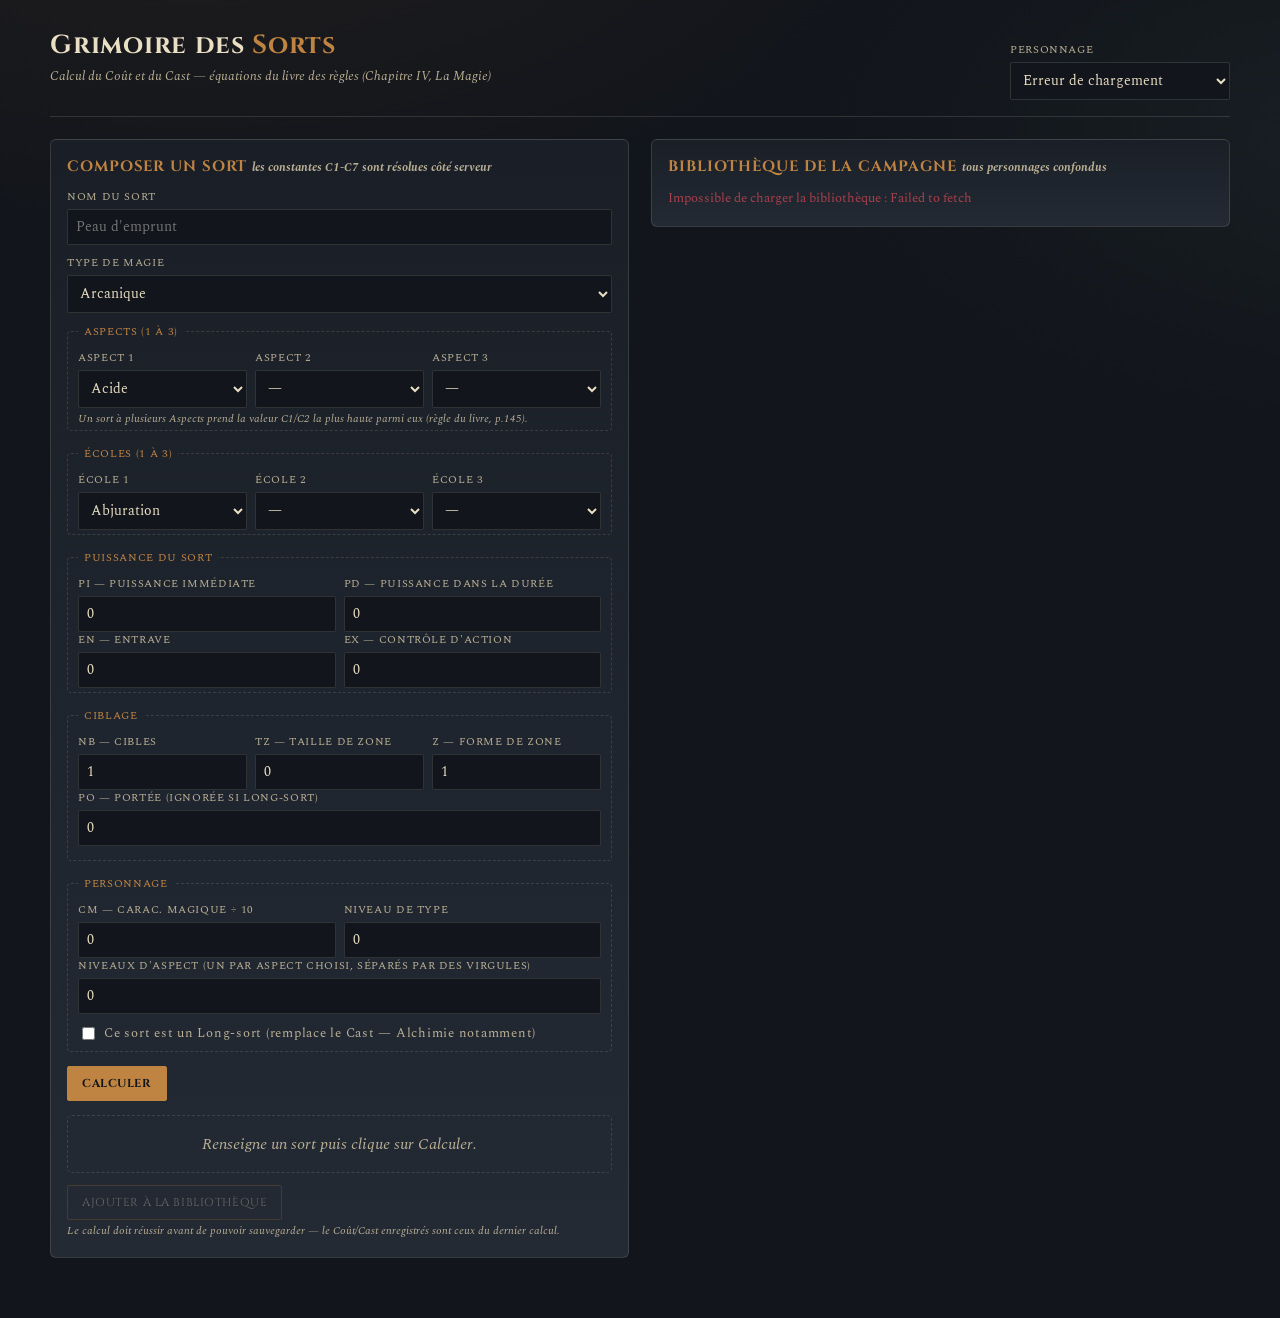
<file: pages/elenior/magie/magie-index.html>
<!DOCTYPE html>
<html lang="fr">
<head>
<meta charset="UTF-8">
<meta name="viewport" content="width=device-width, initial-scale=1.0">
<title>Grimoire des Sorts — Elénior</title>
<link rel="stylesheet" href="../tokens.css">
<style>
/* Variables de couleurs/polices Elénior : voir pages/elenior/tokens.css
   (chargé via <link> ci-dessus). Styles ci-dessous repris à l'identique du
   Cadran des Trente Temps et de la Fiche de personnage pour rester dans la
   même famille visuelle ("grimoire alchimique") plutôt que d'inventer un
   nouveau langage graphique pour ce 3e outil. */

*{box-sizing:border-box;}
html,body{margin:0;padding:0;background:var(--ink);color:var(--parchment);}
body{
  font-family:'Spectral',serif;
  background:
    radial-gradient(1200px 600px at 15% -10%, rgba(192,132,66,0.08), transparent 60%),
    radial-gradient(1000px 500px at 110% 10%, rgba(95,148,132,0.08), transparent 60%),
    var(--ink);
  min-height:100vh;
  padding:28px 20px 60px;
}
h1,h2,h3{font-family:'Cinzel',serif; letter-spacing:0.03em; margin:0;}
.mono{font-family:'IBM Plex Mono',monospace;}
.wrap{max-width:1180px;margin:0 auto;}

header.top{
  display:flex; align-items:baseline; justify-content:space-between;
  border-bottom:1px solid var(--line); padding-bottom:16px; margin-bottom:22px;
  flex-wrap:wrap; gap:10px;
}
header.top h1{font-size:26px; color:var(--parchment); font-weight:700;}
header.top h1 span{color:var(--copper);}
.subtitle{font-size:12.5px; color:var(--parchment-dim); font-style:italic; margin-top:4px;}

.grid{display:grid; grid-template-columns: 1fr 1fr; gap:22px;}
@media (max-width:920px){ .grid{grid-template-columns:1fr;} }

.panel{
  background:linear-gradient(180deg, var(--ink-2), var(--ink-3));
  border:1px solid var(--line);
  border-radius:6px;
  padding:16px 16px 18px;
}
.panel + .panel{margin-top:18px;}
.panel h2{font-size:15px; color:var(--copper); margin-bottom:12px; text-transform:uppercase; letter-spacing:0.06em;}
.panel h2 small{color:var(--parchment-dim); font-family:'Spectral'; text-transform:none; letter-spacing:0; font-style:italic; font-size:11.5px;}

button{
  font-family:'Cinzel',serif; font-size:11.5px; letter-spacing:0.05em; text-transform:uppercase;
  background:transparent; color:var(--parchment); border:1px solid var(--copper-dim);
  padding:9px 14px; border-radius:2px; cursor:pointer; transition:all .15s ease;
}
button:hover{background:rgba(192,132,66,0.12); border-color:var(--copper);}
button.primary{background:var(--copper); color:var(--ink); border-color:var(--copper); font-weight:700;}
button.primary:hover{background:#D69856;}
button.ghost{border-color:var(--line); color:var(--parchment-dim);}
button.danger{border-color:var(--blood); color:var(--blood);}
button.danger:hover{background:rgba(168,64,75,0.15);}
button:disabled{opacity:0.35; cursor:not-allowed;}
button:focus-visible, input:focus-visible, select:focus-visible{outline:2px solid var(--gold); outline-offset:1px;}
.btnrow{display:flex; gap:8px; flex-wrap:wrap; margin-top:12px;}

label{display:block; font-size:10.5px; text-transform:uppercase; letter-spacing:0.06em; color:var(--parchment-dim); margin-bottom:4px;}
input,select,textarea{
  width:100%; background:var(--ink); border:1px solid var(--line); color:var(--parchment);
  padding:7px 8px; border-radius:2px; font-family:'Spectral'; font-size:13.5px;
}
textarea{font-family:'Spectral'; min-height:60px; resize:vertical;}
.field{margin-bottom:10px;}
.field-row{display:grid; grid-template-columns:1fr 1fr; gap:8px;}
.field-row3{display:grid; grid-template-columns:1fr 1fr 1fr; gap:8px;}
.hint{font-size:11px; color:var(--parchment-dim); font-style:italic; margin-top:3px; line-height:1.4;}

fieldset{border:1px dashed var(--line); border-radius:4px; padding:10px 10px 4px; margin:0 0 14px;}
fieldset legend{font-size:11px; text-transform:uppercase; letter-spacing:0.06em; color:var(--copper); padding:0 6px;}

/* ---------- Résultat du calcul ---------- */
.resultat{border:1px solid var(--copper-dim); border-radius:5px; padding:16px 18px; margin-top:14px; background:rgba(192,132,66,0.06);}
.resultat.vide{border-style:dashed; border-color:var(--line); background:transparent; color:var(--parchment-dim); font-style:italic; text-align:center;}
.resultat-row{display:flex; justify-content:space-between; align-items:baseline; padding:6px 0; border-bottom:1px dashed var(--line);}
.resultat-row:last-child{border-bottom:none;}
.resultat-row .val{font-family:'IBM Plex Mono'; font-size:20px; color:var(--gold);}
.constantes-detail{margin-top:10px; font-size:11px; color:var(--parchment-dim); font-family:'IBM Plex Mono'; line-height:1.7;}
.erreur{color:var(--blood); font-size:12.5px; margin-top:8px;}

/* ---------- Bibliothèque de sorts ---------- */
.sort-card{
  border:1px solid var(--line); border-radius:4px; padding:12px 14px; margin-bottom:10px;
  background:rgba(0,0,0,0.15);
}
.sort-top{display:flex; justify-content:space-between; align-items:baseline; gap:10px; flex-wrap:wrap;}
.sort-nom{font-family:'Cinzel'; font-size:14.5px; color:var(--parchment);}
.sort-tag{font-size:9.5px; text-transform:uppercase; letter-spacing:0.05em; padding:2px 6px; border-radius:2px; border:1px solid var(--verdigris); color:var(--verdigris);}
.sort-meta{font-size:11.5px; color:var(--parchment-dim); margin-top:4px;}
.sort-chiffres{display:flex; gap:16px; margin-top:8px; font-family:'IBM Plex Mono'; font-size:13px;}
.sort-chiffres b{color:var(--gold);}
.sort-notes{font-size:12px; color:var(--parchment-dim); margin-top:6px; font-style:italic;}
.sort-actions{margin-top:8px; display:flex; gap:6px;}
.lib-vide{color:var(--parchment-dim); font-style:italic; text-align:center; padding:20px 0;}

select[multiple]{min-height:90px;}
</style>
</head>
<body>
<div class="wrap">

  <header class="top">
    <div>
      <h1>Grimoire des <span>Sorts</span></h1>
      <div class="subtitle">Calcul du Coût et du Cast — équations du livre des règles (Chapitre IV, La Magie)</div>
    </div>
    <div class="field" style="min-width:220px;margin-bottom:0;">
      <label>Personnage</label>
      <select id="sel-personnage"></select>
    </div>
  </header>

  <div class="grid">

    <!-- ============ COLONNE GAUCHE : CALCULATEUR ============ -->
    <div>
      <div class="panel">
        <h2>Composer un sort <small>les constantes C1-C7 sont résolues côté serveur</small></h2>

        <div class="field">
          <label>Nom du sort</label>
          <input type="text" id="f-nom" placeholder="Peau d'emprunt">
        </div>

        <div class="field">
          <label>Type de magie</label>
          <select id="f-type"></select>
        </div>

        <fieldset>
          <legend>Aspects (1 à 3)</legend>
          <div class="field-row3">
            <div><label>Aspect 1</label><select id="f-aspect1"></select></div>
            <div><label>Aspect 2</label><select id="f-aspect2"><option value="">—</option></select></div>
            <div><label>Aspect 3</label><select id="f-aspect3"><option value="">—</option></select></div>
          </div>
          <div class="hint">Un sort à plusieurs Aspects prend la valeur C1/C2 la plus haute parmi eux (règle du livre, p.145).</div>
        </fieldset>

        <fieldset>
          <legend>Écoles (1 à 3)</legend>
          <div class="field-row3">
            <div><label>École 1</label><select id="f-ecole1"></select></div>
            <div><label>École 2</label><select id="f-ecole2"><option value="">—</option></select></div>
            <div><label>École 3</label><select id="f-ecole3"><option value="">—</option></select></div>
          </div>
        </fieldset>

        <fieldset>
          <legend>Puissance du sort</legend>
          <div class="field-row">
            <div><label>Pi — puissance immédiate</label><input type="number" id="f-pi" value="0" step="0.5"></div>
            <div><label>Pd — puissance dans la durée</label><input type="number" id="f-pd" value="0" step="0.5"></div>
          </div>
          <div class="field-row">
            <div><label>En — entrave</label><input type="number" id="f-en" value="0" step="0.5"></div>
            <div><label>Ex — contrôle d'action</label><input type="number" id="f-ex" value="0" step="0.5"></div>
          </div>
        </fieldset>

        <fieldset>
          <legend>Ciblage</legend>
          <div class="field-row3">
            <div><label>Nb — cibles</label><input type="number" id="f-nb" value="1" step="0.5"></div>
            <div><label>Tz — taille de zone</label><input type="number" id="f-tz" value="0" step="0.1"></div>
            <div><label>Z — forme de zone</label><input type="number" id="f-z" value="1" step="0.1"></div>
          </div>
          <div class="field">
            <label>Po — portée (ignorée si Long-sort)</label>
            <input type="number" id="f-po" value="0" step="0.1">
          </div>
        </fieldset>

        <fieldset>
          <legend>Personnage</legend>
          <div class="field-row">
            <div><label>Cm — carac. magique ÷ 10</label><input type="number" id="f-cm" value="0" step="0.1"></div>
            <div><label>Niveau de Type</label><input type="number" id="f-niveau-type" value="0" step="0.25"></div>
          </div>
          <div class="field">
            <label>Niveaux d'Aspect (un par Aspect choisi, séparés par des virgules)</label>
            <input type="text" id="f-niveaux-aspect" value="0" placeholder="ex : 5.25 ou 5.25, 4">
          </div>
          <label style="display:flex;align-items:center;gap:6px;text-transform:none;font-size:12.5px;">
            <input type="checkbox" id="f-long-sort" style="width:auto;">
            Ce sort est un Long-sort (remplace le Cast — Alchimie notamment)
          </label>
        </fieldset>

        <div class="btnrow">
          <button class="primary" id="btn-calculer">Calculer</button>
        </div>

        <div id="zone-resultat" class="resultat vide">Renseigne un sort puis clique sur Calculer.</div>

        <div class="btnrow">
          <button id="btn-sauver" disabled>Ajouter à la bibliothèque</button>
        </div>
        <div class="hint">Le calcul doit réussir avant de pouvoir sauvegarder — le Coût/Cast enregistrés sont ceux du dernier calcul.</div>
      </div>
    </div>

    <!-- ============ COLONNE DROITE : BIBLIOTHÈQUE ============ -->
    <div>
      <div class="panel">
        <h2>Bibliothèque de la campagne <small>tous personnages confondus</small></h2>
        <div id="zone-bibliotheque">
          <div class="lib-vide">Chargement…</div>
        </div>
      </div>
    </div>

  </div>
</div>

<script>
/* =========================================================================
   CONFIG AMBRELAB — API commune
   ========================================================================= */
const API_BASE = 'https://api.ambrelab.com';
const CAMPAIGN_ID = 1; // Elénior — même convention que le Cadran et la Fiche

/* =========================================================================
   DONNÉES DE RÈGLES — listes fixes pour peupler les menus déroulants.
   Ce ne sont QUE des libellés d'interface : les vraies valeurs de calcul
   (C1-C7) vivent en base et sont résolues côté API (/magie/calculer),
   jamais recalculées ici. Source : livre "Les Compagnons de l'Infortune
   2026", chapitre IV.
   ========================================================================= */
const TYPES_MAGIE = [
  'Arcanique','Psychomantique','Technomantique','Spirituelle',
  'Saltomancie','Moniale','Bestiale','Technogestuelle','Rituelle',
  'Bardique','Logomancie','Précative',
  'Alchimie','Plastique','Enchantement','Runique','Scriptorale',
];
const ASPECTS_MAGIE = [
  'Acide','Air','Bois','Chair','Électricité','Feu/Chaleur',
  'Glace/Froid','Eau','Lumière','Métal','Son','Terre',
];
const ECOLES_MAGIE = [
  'Abjuration','Altération','Animation','Destruction','Divination',
  'Guérison','Illusion','Invocation','Transmutation',
];

/* =========================================================================
   APPELS API — mêmes helpers que sur les autres apps Elénior
   ========================================================================= */
async function api(path, opts = {}) {
  const res = await fetch(`${API_BASE}${path}`, {
    headers: { 'Content-Type': 'application/json' },
    ...opts,
  });
  if (!res.ok) {
    let detail = res.statusText;
    try { const j = await res.json(); detail = j.detail || detail; } catch (e) { /* pas de corps JSON */ }
    throw new Error(`${res.status} ${detail}`);
  }
  if (res.status === 204) return null;
  return res.json();
}
const apiGet = (path) => api(path);
const apiPost = (path, body) => api(path, { method: 'POST', body: JSON.stringify(body) });
const apiDelete = (path) => api(path, { method: 'DELETE' });

function el(tag, attrs = {}, ...enfants) {
  const e = document.createElement(tag);
  for (const k in attrs) {
    if (attrs[k] === undefined || attrs[k] === null) continue;
    if (k === 'class') e.className = attrs[k];
    else if (k.startsWith('on')) e.addEventListener(k.slice(2), attrs[k]);
    else e.setAttribute(k, attrs[k]);
  }
  enfants.forEach((c) => {
    if (typeof c === 'string') e.appendChild(document.createTextNode(c));
    else if (c) e.appendChild(c);
  });
  return e;
}

/* =========================================================================
   ÉTAT
   ========================================================================= */
const etat = {
  personnages: [],
  personnageId: null,
  dernierCalcul: null, // { requete, reponse } — nécessaire pour la sauvegarde
};

/* =========================================================================
   INITIALISATION DES MENUS
   ========================================================================= */
function peuplerSelect(select, options, avecVide) {
  if (avecVide) select.appendChild(el('option', { value: '' }, '—'));
  options.forEach((o) => select.appendChild(el('option', { value: o }, o)));
}
peuplerSelect(document.getElementById('f-type'), TYPES_MAGIE, false);
peuplerSelect(document.getElementById('f-aspect1'), ASPECTS_MAGIE, false);
// aspect2/aspect3/ecole2/ecole3 ont déjà leur option vide "—" dans le HTML
// (voir <select id="f-aspect2"><option value="">—</option></select>) : on
// ajoute seulement les options de données ici, sans la retirer/reposer.
peuplerSelect(document.getElementById('f-aspect2'), ASPECTS_MAGIE, false);
peuplerSelect(document.getElementById('f-aspect3'), ASPECTS_MAGIE, false);
peuplerSelect(document.getElementById('f-ecole1'), ECOLES_MAGIE, false);
peuplerSelect(document.getElementById('f-ecole2'), ECOLES_MAGIE, false);
peuplerSelect(document.getElementById('f-ecole3'), ECOLES_MAGIE, false);

/* =========================================================================
   CHARGEMENT DES PERSONNAGES DE LA CAMPAGNE
   ========================================================================= */
async function chargerPersonnages() {
  const sel = document.getElementById('sel-personnage');
  try {
    etat.personnages = await apiGet(`/campaigns/${CAMPAIGN_ID}/characters`);
  } catch (e) {
    sel.innerHTML = '';
    sel.appendChild(el('option', {}, 'Erreur de chargement'));
    return;
  }
  sel.innerHTML = '';
  if (etat.personnages.length === 0) {
    sel.appendChild(el('option', {}, 'Aucun personnage dans cette campagne'));
    return;
  }
  etat.personnages.forEach((p) => {
    sel.appendChild(el('option', { value: p.id }, p.name || `Personnage #${p.id}`));
  });
  etat.personnageId = Number(sel.value);
  sel.addEventListener('change', () => { etat.personnageId = Number(sel.value); });
}

/* =========================================================================
   LECTURE DU FORMULAIRE
   ========================================================================= */
function lireAspectsChoisis() {
  return ['f-aspect1', 'f-aspect2', 'f-aspect3']
    .map((id) => document.getElementById(id).value)
    .filter((v) => v !== '');
}
function lireEcolesChoisies() {
  return ['f-ecole1', 'f-ecole2', 'f-ecole3']
    .map((id) => document.getElementById(id).value)
    .filter((v) => v !== '');
}
function lireNiveauxAspect() {
  return document.getElementById('f-niveaux-aspect').value
    .split(',')
    .map((s) => parseFloat(s.trim()))
    .filter((n) => !Number.isNaN(n));
}
function num(id) {
  return parseFloat(document.getElementById(id).value) || 0;
}

function construireRequeteCalcul() {
  const aspects = lireAspectsChoisis();
  const ecoles = lireEcolesChoisies();
  const niveauxAspect = lireNiveauxAspect();

  if (aspects.length === 0) throw new Error('Choisis au moins un Aspect.');
  if (ecoles.length === 0) throw new Error('Choisis au moins une École.');
  if (niveauxAspect.length !== aspects.length) {
    throw new Error(`Il faut exactement ${aspects.length} niveau(x) d'Aspect (séparés par des virgules), un par Aspect choisi.`);
  }

  return {
    type_magie: document.getElementById('f-type').value,
    aspects, ecoles,
    pi: num('f-pi'), pd: num('f-pd'), en: num('f-en'), ex: num('f-ex'),
    nb: num('f-nb'), tz: num('f-tz'), z: num('f-z'), po: num('f-po'),
    cm: num('f-cm'),
    niveau_aspects: niveauxAspect,
    niveau_type: num('f-niveau-type'),
    est_long_sort: document.getElementById('f-long-sort').checked,
  };
}

/* =========================================================================
   CALCUL
   ========================================================================= */
async function calculer() {
  const zone = document.getElementById('zone-resultat');
  const btnSauver = document.getElementById('btn-sauver');
  btnSauver.disabled = true;
  etat.dernierCalcul = null;

  let requete;
  try {
    requete = construireRequeteCalcul();
  } catch (e) {
    zone.className = 'resultat';
    zone.innerHTML = '';
    zone.appendChild(el('div', { class: 'erreur' }, e.message));
    return;
  }

  zone.className = 'resultat vide';
  zone.textContent = 'Calcul en cours…';

  try {
    const reponse = await apiPost('/magie/calculer', requete);
    etat.dernierCalcul = { requete, reponse };

    zone.className = 'resultat';
    zone.innerHTML = '';
    zone.appendChild(el('div', { class: 'resultat-row' },
      el('span', {}, 'Coût'),
      el('span', { class: 'val' }, `${reponse.cout_pp.toFixed(2)} PP`)
    ));
    if (requete.est_long_sort) {
      zone.appendChild(el('div', { class: 'resultat-row' },
        el('span', {}, 'Cast'),
        el('span', { class: 'val' }, 'Long-sort — choisir un palier dans la table dédiée')
      ));
    } else {
      zone.appendChild(el('div', { class: 'resultat-row' },
        el('span', {}, 'Cast'),
        el('span', { class: 'val' }, reponse.cast.toFixed(4))
      ));
    }
    const c = reponse.constantes_utilisees;
    zone.appendChild(el('div', { class: 'constantes-detail' },
      `C1=${c.c1} · C2=${c.c2} · C3=${c.c3} · C4=${c.c4} · C5=${c.c5} · C6=${c.c6} · C7=${c.c7}`
    ));

    btnSauver.disabled = false;
  } catch (e) {
    zone.className = 'resultat';
    zone.innerHTML = '';
    zone.appendChild(el('div', { class: 'erreur' }, `Échec du calcul : ${e.message}`));
  }
}
document.getElementById('btn-calculer').addEventListener('click', calculer);

/* =========================================================================
   SAUVEGARDE DANS LA BIBLIOTHÈQUE
   ========================================================================= */
async function sauverSort() {
  if (!etat.dernierCalcul) return;
  if (!etat.personnageId) { alert('Choisis un personnage avant de sauvegarder.'); return; }

  const { requete, reponse } = etat.dernierCalcul;
  const nom = document.getElementById('f-nom').value.trim();
  if (!nom) { alert('Donne un nom au sort avant de le sauvegarder.'); return; }

  const payload = {
    campaign_id: CAMPAIGN_ID,
    character_id: etat.personnageId,
    nom,
    type_magie: requete.type_magie,
    aspects: requete.aspects,
    ecoles: requete.ecoles,
    composants: requete,
    cout_pp: reponse.cout_pp,
    cast_ou_long_sort: requete.est_long_sort ? null : reponse.cast,
    est_long_sort: requete.est_long_sort,
    notes: '',
  };

  try {
    await apiPost('/magie/sorts', payload);
    await chargerBibliotheque();
    document.getElementById('btn-sauver').disabled = true;
  } catch (e) {
    alert(`Échec de la sauvegarde : ${e.message}`);
  }
}
document.getElementById('btn-sauver').addEventListener('click', sauverSort);

/* =========================================================================
   BIBLIOTHÈQUE — liste des sorts de la campagne (pas de filtre par joueur,
   décision Obe du 09/08/2026 — tout le monde voit tous les sorts, comme
   pour les personnages)
   ========================================================================= */
async function chargerBibliotheque() {
  const zone = document.getElementById('zone-bibliotheque');
  zone.innerHTML = '';
  let sorts;
  try {
    sorts = await apiGet(`/magie/sorts?campaign_id=${CAMPAIGN_ID}`);
  } catch (e) {
    zone.appendChild(el('div', { class: 'erreur' }, `Impossible de charger la bibliothèque : ${e.message}`));
    return;
  }
  if (sorts.length === 0) {
    zone.appendChild(el('div', { class: 'lib-vide' }, 'Aucun sort enregistré dans cette campagne pour l\'instant.'));
    return;
  }
  sorts.forEach((sort) => {
    const nomPersonnage = (etat.personnages.find((p) => p.id === sort.character_id) || {}).name || `Personnage #${sort.character_id}`;
    const carte = el('div', { class: 'sort-card' });
    carte.appendChild(el('div', { class: 'sort-top' },
      el('span', { class: 'sort-nom' }, sort.nom),
      el('span', { class: 'sort-tag' }, sort.type_magie)
    ));
    carte.appendChild(el('div', { class: 'sort-meta' },
      `${sort.aspects.join(' + ')} · ${sort.ecoles.join(' + ')} · ${nomPersonnage}`
    ));
    carte.appendChild(el('div', { class: 'sort-chiffres' },
      el('span', {}, 'Coût ', el('b', {}, `${sort.cout_pp.toFixed(2)} PP`)),
      el('span', {}, sort.est_long_sort ? 'Long-sort' : 'Cast ', !sort.est_long_sort && el('b', {}, sort.cast_ou_long_sort.toFixed(4)))
    ));
    if (sort.notes) {
      carte.appendChild(el('div', { class: 'sort-notes' }, sort.notes));
    }
    const btnSup = el('button', { class: 'danger' }, 'Supprimer');
    btnSup.addEventListener('click', async () => {
      if (!confirm(`Supprimer le sort « ${sort.nom} » ?`)) return;
      try {
        await apiDelete(`/magie/sorts/${sort.id}`);
        await chargerBibliotheque();
      } catch (e) {
        alert(`Échec de la suppression : ${e.message}`);
      }
    });
    carte.appendChild(el('div', { class: 'sort-actions' }, btnSup));
    zone.appendChild(carte);
  });
}

/* =========================================================================
   DÉMARRAGE
   ========================================================================= */
(async function demarrer() {
  await chargerPersonnages();
  await chargerBibliotheque();
})();
</script>
</body>
</html>
</file>
<file: pages/elenior/tokens.css>
/* =========================================================================
   pages/elenior/tokens.css
   Variables partagées par les apps de l'univers Elénior (Cadran, feuille de
   personnage, futures apps de cette campagne). Thème "grimoire alchimique".
   Ne PAS remonter ce fichier dans pages/shared/ : ces couleurs sont propres
   à Elénior, pas à la plateforme AmbreLab en général (cf. décision du
   27/07/2026 — d'autres univers auront leur propre tokens.css).
   ========================================================================= */

@import url('https://fonts.googleapis.com/css2?family=Cinzel:wght@500;700&family=Spectral:ital,wght@0,400;0,500;0,600;1,400&family=IBM+Plex+Mono:wght@400;500&display=swap');

:root{
  --ink:#12151B;
  --ink-2:#1A1F27;
  --ink-3:#232A34;
  --parchment:#E9DFC4;
  --parchment-dim:#B9AF94;
  --copper:#C08442;
  --copper-dim:#8A5F30;
  --verdigris:#5F9484;
  --blood:#A8404B;
  --gold:#CBA135;
  --line: rgba(233,223,196,0.14);
  /* résultats de jets : sémantique dédiée, distincte des couleurs d'ambiance */
  --res-miss:#8B8672;
  --res-pending:#E8B84B;
  --res-success:#5FCB94;
  --res-impact:#FF4D4D;
}
</file>
